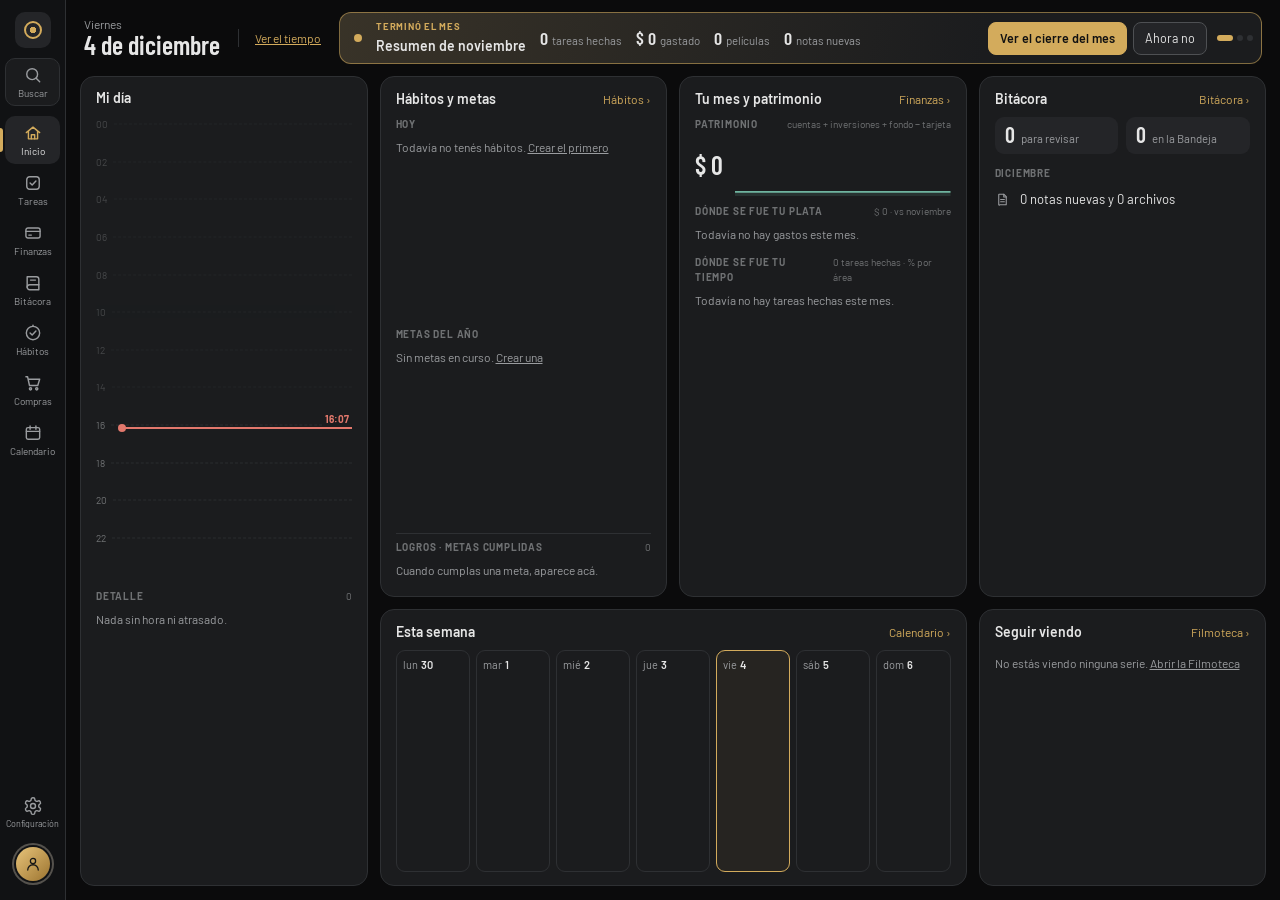
<file: index.html>
<!doctype html>
<html lang="es-AR">
<head>
  <meta charset="utf-8">
  <meta name="viewport" content="width=device-width, initial-scale=1, viewport-fit=cover">
  <title>Segundo Cerebro</title>
  <meta name="description" content="Panel personal: tareas, notas y todo lo demás, guardado en tu Google Drive.">
  <meta name="theme-color" content="#0B0B0C">
  <link rel="manifest" href="./manifest.webmanifest">
  <link rel="icon" href="./icons/icono.svg" type="image/svg+xml">
  <link rel="apple-touch-icon" href="./icons/icono-192.png">
  <link rel="preconnect" href="https://fonts.googleapis.com">
  <link rel="preconnect" href="https://fonts.gstatic.com" crossorigin>
  <link rel="stylesheet" href="https://fonts.googleapis.com/css2?family=Barlow:wght@400;500;600&family=Barlow+Condensed:wght@600&display=swap">
  <link rel="stylesheet" href="./css/app.css">
</head>
<body>
  <div id="app"></div>
  <div id="avisos" aria-live="polite"></div>
  <noscript>Esta app necesita JavaScript activado.</noscript>
  <script type="module" src="./js/app.js"></script>
</body>
</html>
</file>
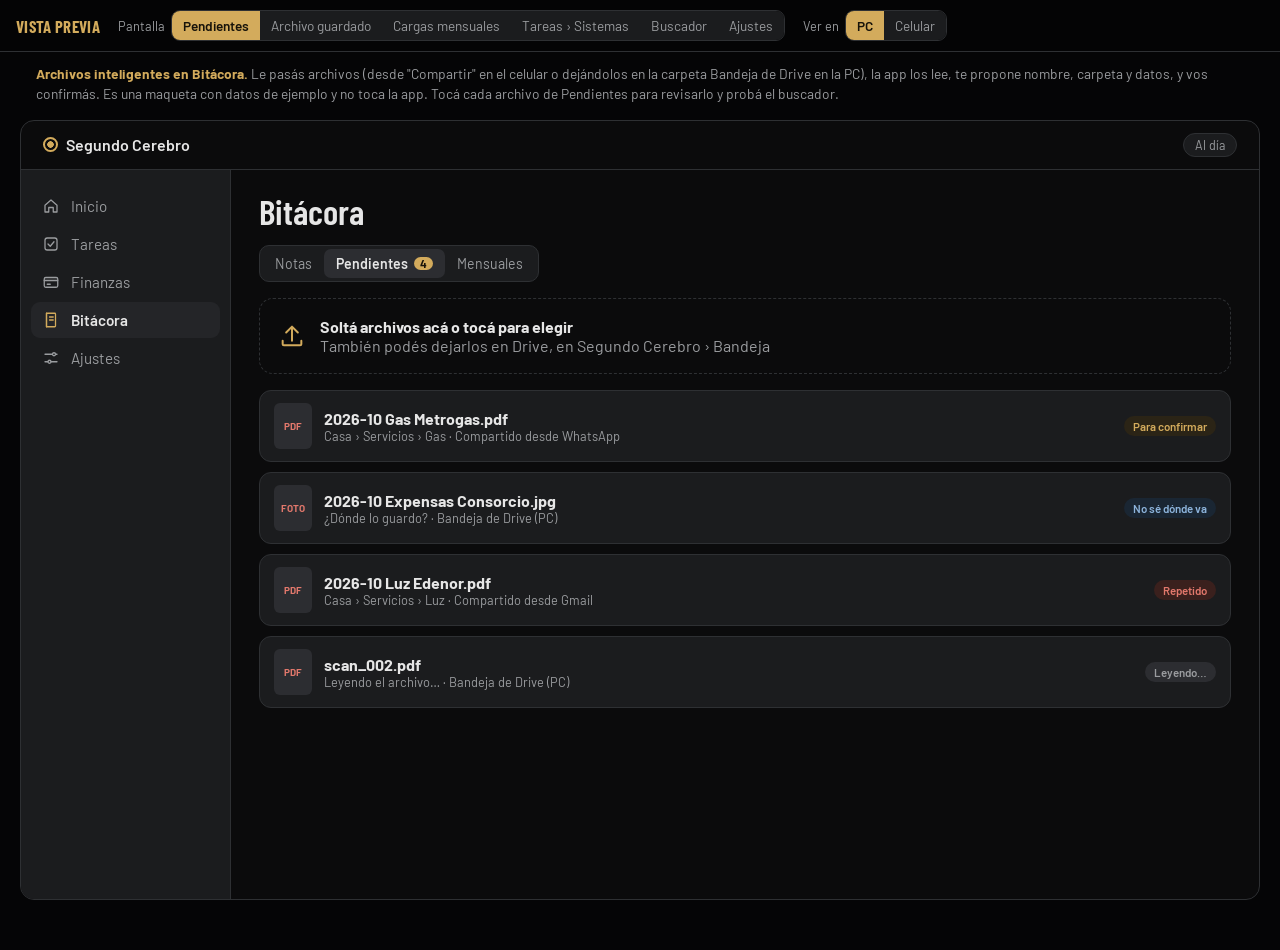
<file: docs/vistas-previas/archivos.html>
<!doctype html>
<html lang="es"><head><meta charset="utf-8"><meta name="viewport" content="width=device-width, initial-scale=1">
<title>Vista previa: Archivos inteligentes (Bitácora)</title>
<link href="https://fonts.googleapis.com/css2?family=Barlow:wght@400;500;600;700&family=Barlow+Condensed:wght@500;600;700&display=swap" rel="stylesheet">
<style>
:root{--papel:#0B0B0C;--superficie:#1B1C1E;--superficie-2:#242528;--superficie-3:#2c2d31;--tinta:#E6E6E6;--tinta-2:#9A9C9F;--tinta-3:#6B6E72;--linea:#2E3033;--laton:#D3AB5C;--laton-f:#2B2416;--verde:#6FB4A0;--verde-f:#17302A;--rojo:#E2786C;--rojo-f:#3A201D;--azul:#8DB4DC;--azul-f:#1A2633;--titulo:'Barlow Condensed','Barlow',sans-serif;color-scheme:dark}
*{box-sizing:border-box}body{margin:0;background:#050506;color:var(--tinta);font-family:'Barlow',system-ui,sans-serif}
button,input,select{font:inherit;color:inherit}
.ic{width:18px;height:18px;flex:none}
.control{position:sticky;top:0;z-index:20;background:#050506ee;backdrop-filter:blur(8px);border-bottom:1px solid var(--linea);padding:10px 16px;display:flex;flex-wrap:wrap;gap:10px 18px;align-items:center}
.control b{font-family:var(--titulo);font-size:1.05rem;letter-spacing:.02em;color:var(--laton)}
.g{display:flex;align-items:center;gap:6px;flex-wrap:wrap}.g>span{font-size:.8rem;color:var(--tinta-2)}
.seg{display:inline-flex;flex-wrap:wrap;border:1px solid var(--linea);border-radius:9px;overflow:hidden}
.seg button{border:0;background:var(--superficie);padding:6px 11px;font-size:.85rem;cursor:pointer;color:var(--tinta-2)}
.seg button.sel{background:var(--laton);color:#17130a;font-weight:600}
.nota-prev{max-width:1240px;margin:12px auto 0;padding:0 16px;color:var(--tinta-2);font-size:.86rem;line-height:1.45}
.escena{padding:16px 16px 50px;display:flex;justify-content:center}
.app{width:1240px;max-width:100%;background:var(--papel);border:1px solid var(--linea);border-radius:14px;overflow:hidden;display:grid;grid-template-columns:210px 1fr;grid-template-rows:auto 1fr;min-height:780px;position:relative}
.app.cel{width:390px;grid-template-columns:1fr;border-radius:28px}
.barra{grid-column:1/-1;display:flex;justify-content:space-between;align-items:center;padding:12px 22px;border-bottom:1px solid var(--linea)}
.marca{display:flex;align-items:center;gap:8px;font-weight:600}.marca i{width:15px;height:15px;border-radius:50%;border:2px solid var(--laton);background:radial-gradient(circle,var(--laton) 0 3px,transparent 3.5px)}
.chip{border:1px solid var(--linea);background:var(--superficie);border-radius:999px;padding:4px 11px;font-size:.78rem;color:var(--tinta-2)}
.menu{background:var(--superficie);border-right:1px solid var(--linea);padding:18px 10px;display:flex;flex-direction:column;gap:2px}
.menu a{display:flex;gap:11px;align-items:center;padding:9px 11px;border-radius:9px;color:var(--tinta-2);font-size:.95rem}
.menu a.sel{background:var(--superficie-2);color:var(--tinta);font-weight:600}.menu a.sel svg{color:var(--laton)}
.app.cel .menu{position:absolute;bottom:0;left:0;right:0;flex-direction:row;justify-content:space-around;padding:8px 4px 14px;border-right:0;border-top:1px solid var(--linea);z-index:3}
.app.cel .menu a{flex-direction:column;gap:3px;font-size:.68rem;padding:4px;background:none}
.contenido{padding:24px 28px 40px;min-width:0}
.app.cel .contenido{padding:16px 14px 100px}
.cab{display:flex;align-items:flex-start;gap:12px;flex-wrap:wrap;margin-bottom:16px}
.cab h1{font-family:var(--titulo);font-weight:600;font-size:2.2rem;margin:0;line-height:1}
.cab p{margin:4px 0 0;color:var(--tinta-2);font-size:.92rem}
.app.cel .cab h1{font-size:1.8rem}
.pest{display:inline-flex;background:var(--superficie);border:1px solid var(--linea);border-radius:10px;padding:3px;margin-bottom:16px}
.pest button{border:0;background:none;padding:6px 12px;border-radius:7px;font-size:.88rem;color:var(--tinta-2);cursor:pointer;display:flex;gap:6px;align-items:center}
.pest button.sel{background:var(--superficie-3);color:var(--tinta);font-weight:600}
.num{background:var(--laton);color:#17130a;border-radius:999px;font-size:.7rem;font-weight:700;padding:0 6px;min-width:18px;text-align:center}
.caja{background:var(--superficie);border:1px solid var(--linea);border-radius:14px;padding:14px 16px}
.subir{border:1.5px dashed var(--linea);border-radius:14px;padding:18px;display:flex;gap:14px;align-items:center;color:var(--tinta-2);margin-bottom:16px;cursor:pointer}
.subir:hover{border-color:var(--laton);color:var(--tinta)}
.subir .ic{width:28px;height:28px;color:var(--laton)}.subir b{color:var(--tinta);display:block}
.lista{display:grid;gap:10px}
.arch{display:flex;gap:12px;align-items:center;background:var(--superficie);border:1px solid var(--linea);border-radius:12px;padding:12px 14px;cursor:pointer}
.arch:hover{border-color:#44474b}
.pdf{width:38px;height:46px;border-radius:6px;background:var(--superficie-3);display:grid;place-items:center;font-size:.62rem;font-weight:700;color:var(--rojo);flex:none}
.arch .t{flex:1;min-width:0}.arch .t b{display:block;white-space:nowrap;overflow:hidden;text-overflow:ellipsis}
.arch .t small{color:var(--tinta-2);font-size:.8rem;display:block}
.est{font-size:.72rem;font-weight:600;border-radius:999px;padding:3px 9px;white-space:nowrap}
.est.confirmar{background:var(--laton-f);color:var(--laton)}.est.duda{background:var(--azul-f);color:var(--azul)}
.est.repetido{background:var(--rojo-f);color:var(--rojo)}.est.leyendo{background:var(--superficie-3);color:var(--tinta-2)}
.vacio{color:var(--tinta-3);text-align:center;padding:30px}
.volver{display:inline-flex;gap:6px;align-items:center;color:var(--tinta-2);cursor:pointer;margin-bottom:12px;font-size:.9rem}
.rev{display:grid;grid-template-columns:1fr 1fr;gap:14px}.app.cel .rev{grid-template-columns:1fr}
.rev h3{margin:0 0 10px;font-size:.78rem;text-transform:uppercase;letter-spacing:.06em;color:var(--tinta-2)}
.campo{display:grid;grid-template-columns:110px 1fr;gap:8px;align-items:center;margin-bottom:8px;font-size:.92rem}
.campo span{color:var(--tinta-2)}
.campo input,select{background:var(--superficie-2);border:1px solid var(--linea);border-radius:8px;padding:7px 9px;width:100%;min-width:0}
.ubic{display:flex;gap:10px;align-items:center;background:var(--superficie-2);border-radius:10px;padding:10px 12px}
.ubic b{flex:1}.ubic .ic{color:var(--laton)}
.link{color:var(--laton);cursor:pointer;font-size:.88rem;border:0;background:none;padding:0}
.opc{display:grid;gap:6px;margin-top:8px}
.opc button{text-align:left;border:1px solid var(--linea);background:var(--superficie-2);border-radius:9px;padding:8px 11px;cursor:pointer}
.opc button.sel{border-color:var(--laton);background:var(--laton-f)}
.aviso{border-radius:10px;padding:11px 13px;font-size:.9rem;line-height:1.4}
.aviso.duda{background:var(--azul-f);color:var(--azul)}.aviso.rep{background:var(--rojo-f);color:var(--rojo)}
.sug{border:1px solid var(--linea);border-radius:12px;padding:12px;display:grid;gap:8px}
.sug .fila{display:flex;gap:10px;align-items:flex-start}
.sug .fila p{margin:0;flex:1;font-size:.92rem}.sug .fila p small{display:block;color:var(--tinta-2)}
.tog{width:38px;height:22px;border-radius:999px;background:var(--superficie-3);position:relative;cursor:pointer;flex:none;border:0}
.tog::after{content:'';position:absolute;top:3px;left:3px;width:16px;height:16px;border-radius:50%;background:var(--tinta-2);transition:.15s}
.tog.on{background:var(--laton)}.tog.on::after{left:19px;background:#17130a}
.botones{display:flex;gap:10px;justify-content:flex-end;margin-top:14px;grid-column:1/-1}
.btn{border:1px solid var(--linea);background:var(--superficie-2);border-radius:10px;padding:9px 16px;cursor:pointer}
.btn.si{background:var(--laton);border-color:var(--laton);color:#17130a;font-weight:600}
.btn.peligro{color:var(--rojo)}
.carpetas{display:grid;grid-template-columns:240px 1fr;gap:14px}.app.cel .carpetas{grid-template-columns:1fr}
.arbol div{padding:6px 8px;border-radius:7px;color:var(--tinta-2);font-size:.92rem;display:flex;gap:7px;align-items:center}
.arbol div.sel{background:var(--superficie-2);color:var(--tinta);font-weight:600}
.ficha{display:grid;grid-template-columns:repeat(4,1fr);gap:10px;margin:12px 0}.app.cel .ficha{grid-template-columns:1fr 1fr}
.ficha div{background:var(--superficie-2);border-radius:9px;padding:8px 10px}.ficha small{display:block;color:var(--tinta-2);font-size:.72rem}
.verpdf{display:flex;gap:12px;align-items:center;border:1px solid var(--linea);border-radius:10px;padding:10px}
.adentro{color:var(--tinta-2);font-size:.88rem;line-height:1.5;margin-top:10px}
.mes{display:flex;align-items:center;gap:10px;margin-bottom:12px}.mes b{font-size:1.1rem}
.carga{display:flex;gap:12px;align-items:center;padding:10px 4px;border-bottom:1px solid var(--linea)}
.carga:last-child{border:0}.carga .t{flex:1}.carga .t small{display:block;color:var(--tinta-2);font-size:.8rem}
.ok{color:var(--verde);font-weight:600;font-size:.85rem}.falta{color:var(--rojo);font-weight:600;font-size:.85rem}
.area h2{font-family:var(--titulo);font-size:1.3rem;margin:18px 0 8px;display:flex;gap:8px;align-items:center}
.area h2 .nuevo{font-size:.6rem;font-weight:700;color:#17130a;background:var(--laton);border-radius:5px;padding:1px 5px;font-family:'Barlow'}
.area h2.cerr{color:var(--tinta-3)}
.tar{display:flex;gap:10px;align-items:flex-start;padding:8px 4px;font-size:.92rem}
.tar .c{width:17px;height:17px;border-radius:5px;border:1.6px solid var(--tinta-2);flex:none;margin-top:2px}
.tar .tt{flex:1}.tar .tt small{display:block;color:var(--tinta-3);font-size:.78rem}
.busca{display:flex;gap:10px;align-items:center;background:var(--superficie);border:1px solid var(--laton);border-radius:12px;padding:10px 14px;margin-bottom:14px}
.busca input{flex:1;background:none;border:0;outline:0;font-size:1rem}
.grupo{font-size:.75rem;text-transform:uppercase;letter-spacing:.06em;color:var(--tinta-2);margin:12px 0 6px}
.res{display:flex;gap:12px;padding:10px;border-radius:10px;background:var(--superficie);margin-bottom:8px}
.res .t small{display:block;color:var(--tinta-2);font-size:.8rem}.res .t p{margin:4px 0 0;font-size:.85rem;color:var(--tinta-2)}
mark{background:var(--laton-f);color:var(--laton);border-radius:3px;padding:0 2px}
.toast{position:absolute;left:50%;bottom:24px;transform:translateX(-50%);background:var(--superficie-3);border:1px solid var(--linea);border-radius:10px;padding:10px 16px;font-size:.9rem;z-index:30;display:none;white-space:nowrap}
.app.cel .toast{bottom:90px;white-space:normal;width:86%}
.toast.ver{display:block}
</style></head><body>
<div class="control">
  <b>VISTA PREVIA</b>
  <div class="g"><span>Pantalla</span><div class="seg" id="pant">
    <button class="sel" data-v="pend">Pendientes</button><button data-v="nota">Archivo guardado</button><button data-v="mens">Cargas mensuales</button><button data-v="sis">Tareas › Sistemas</button><button data-v="busq">Buscador</button><button data-v="aj">Ajustes</button></div></div>
  <div class="g"><span>Ver en</span><div class="seg" id="disp"><button class="sel" data-v="pc">PC</button><button data-v="cel">Celular</button></div></div>
</div>
<p class="nota-prev"><b style="color:var(--laton)">Archivos inteligentes en Bitácora.</b> Le pasás archivos (desde "Compartir" en el celular o dejándolos en la carpeta Bandeja de Drive en la PC), la app los lee, te propone nombre, carpeta y datos, y vos confirmás. Es una maqueta con datos de ejemplo y no toca la app. Tocá cada archivo de Pendientes para revisarlo y probá el buscador.</p>
<div class="escena"><div class="app" id="app">
  <div class="barra"><div class="marca"><i></i>Segundo Cerebro</div><span class="chip">Al día</span></div>
  <nav class="menu" id="menu"></nav>
  <main class="contenido" id="cont"></main>
  <div class="toast" id="toast"></div>
</div></div>
<script>
const S=(t,c='ic')=>`<svg class="${c}" viewBox="0 0 24 24" fill="none" stroke="currentColor" stroke-width="1.7" stroke-linecap="round" stroke-linejoin="round">${t}</svg>`;
const I={home:'<path d="M4 11 12 4l8 7v9h-5v-6H9v6H4Z"/>',tareas:'<rect x="4" y="4" width="16" height="16" rx="3"/><path d="m8 12 3 3 5-6"/>',fin:'<rect x="3" y="6" width="18" height="13" rx="2"/><path d="M3 10h18M7 15h4"/>',bit:'<path d="M6 3h11a1 1 0 0 1 1 1v16a1 1 0 0 1-1 1H6Z"/><path d="M6 3v18M10 8h5M10 12h5"/>',aj:'<path d="M4 7h10M18 7h2M4 17h4M12 17h8"/><circle cx="16" cy="7" r="2"/><circle cx="10" cy="17" r="2"/>',izq:'<path d="m15 6-6 6 6 6"/>',der:'<path d="m9 6 6 6-6 6"/>',carp:'<path d="M3 7a2 2 0 0 1 2-2h4l2 2h8a2 2 0 0 1 2 2v8a2 2 0 0 1-2 2H5a2 2 0 0 1-2-2Z"/>',subir:'<path d="M12 16V4M7 9l5-5 5 5"/><path d="M4 16v3a1 1 0 0 0 1 1h14a1 1 0 0 0 1-1v-3"/>',lupa:'<circle cx="11" cy="11" r="7"/><path d="m20 20-4-4"/>'};
let pant='pend',cel=false,sel=null,eleg=null;
// Archivos que esperan revisión (datos de ejemplo).
let PEND=[
 {id:1,est:'confirmar',orig:'factura_0458812.pdf',nuevo:'2026-10 Gas Metrogas.pdf',carp:'Casa › Servicios › Gas',de:'Metrogas',fecha:'05/10/2026',monto:'$ 18.430',vence:'27/10/2026',que:'Factura de gas, período septiembre',via:'Compartido desde WhatsApp',mensual:'Gas'},
 {id:2,est:'duda',orig:'IMG_20261018_1932.jpg',nuevo:'2026-10 Expensas Consorcio.jpg',carp:null,opc:['Casa › Expensas','Casa › Alquiler'],de:'Administración Pérez',fecha:'18/10/2026',monto:'$ 95.000',vence:'10/11/2026',que:'Liquidación de expensas de octubre',via:'Bandeja de Drive (PC)'},
 {id:3,est:'repetido',orig:'luz_octubre.pdf',nuevo:'2026-10 Luz Edenor.pdf',carp:'Casa › Servicios › Luz',de:'Edenor',fecha:'08/10/2026',monto:'$ 22.910',vence:'24/10/2026',que:'Factura de luz',via:'Compartido desde Gmail',igual:'2026-10 Luz Edenor.pdf, guardado el 12/10'},
 {id:4,est:'leyendo',orig:'scan_002.pdf',via:'Bandeja de Drive (PC)'}];
const EST={confirmar:'Para confirmar',duda:'No sé dónde va',repetido:'Repetido',leyendo:'Leyendo…'};
// Archivos ya guardados, con lo que "dice adentro" para el buscador.
const GUARD=[
 {n:'2026-10 Gas Metrogas.pdf',c:'Casa › Servicios › Gas',t:'Metrogas S.A. Período 09/2026. Total a pagar $ 18.430. Vencimiento 27/10/2026. Cliente Matías Gómez.'},
 {n:'2026-09 Gas Metrogas.pdf',c:'Casa › Servicios › Gas',t:'Metrogas S.A. Período 08/2026. Total a pagar $ 16.920. Vencimiento 26/09/2026.'},
 {n:'2026-10 Luz Edenor.pdf',c:'Casa › Servicios › Luz',t:'Edenor. Consumo 312 kWh. Total $ 22.910. Vence 24/10/2026.'},
 {n:'2026-09 Recibo de sueldo.pdf',c:'Trabajo › Recibos',t:'Recibo de haberes septiembre 2026. Neto a cobrar. Muchtek S.A.'},
 {n:'2026-03 Póliza auto.pdf',c:'Auto › Seguro',t:'Póliza de seguro automotor. Vigencia hasta 03/2027. La Caja Seguros.'}];
let MENS=[{n:'Gas',c:'Casa › Servicios › Gas',d:10,ok:'19/10'},{n:'Luz',c:'Casa › Servicios › Luz',d:15,ok:'12/10'},{n:'Agua',c:'Casa › Servicios › Agua',d:15,ok:null},{n:'Recibo de sueldo',c:'Trabajo › Recibos',d:5,ok:'03/10'},{n:'Internet',c:'Casa › Servicios › Internet',d:20,ok:null}];
let sugMens=true;
const tg=(on,k)=>`<button class="tog${on?' on':''}" data-tog="${k}"></button>`;
const tit=(h,p)=>`<div class="cab"><div><h1>${h}</h1>${p?`<p>${p}</p>`:''}</div></div>`;
const pestB=a=>`<div class="pest">${[['notas','Notas'],['pend','Pendientes',PEND.length],['mens','Mensuales']].map(([k,n,c])=>`<button data-ir="${k==='notas'?'nota':k}" class="${a===k?'sel':''}">${n}${c?`<span class="num">${c}</span>`:''}</button>`).join('')}</div>`;
function menu(){const ac={pend:'bit',nota:'bit',mens:'bit',sis:'tareas',busq:'home',aj:'aj'}[pant];
 document.getElementById('menu').innerHTML=[['home','Inicio'],['tareas','Tareas'],['fin','Finanzas'],['bit','Bitácora'],['aj','Ajustes']].map(([i,n])=>`<a class="${i===ac?'sel':''}">${S(I[i])}<span>${n}</span></a>`).join('');}
function vPend(){return tit('Bitácora')+pestB('pend')+`<div class="subir">${S(I.subir)}<span><b>${cel?'Subir archivos':'Soltá archivos acá o tocá para elegir'}</b>${cel?'O compartilos desde cualquier app con "Compartir › Segundo Cerebro"':'También podés dejarlos en Drive, en Segundo Cerebro › Bandeja'}</span></div>
 <div class="lista">${PEND.length?PEND.map(a=>`<div class="arch" data-rev="${a.id}"><span class="pdf">${a.orig.endsWith('.jpg')?'FOTO':'PDF'}</span><span class="t"><b>${a.nuevo||a.orig}</b><small>${a.est==='leyendo'?'Leyendo el archivo…':(a.carp||'¿Dónde lo guardo?')} · ${a.via}</small></span><span class="est ${a.est}">${EST[a.est]}</span></div>`).join(''):'<div class="vacio">No hay nada pendiente. Todo ordenado.</div>'}</div>`;}
function vRev(){const a=PEND.find(x=>x.id===sel);if(!a)return vPend();
 if(a.est==='leyendo')return `<span class="volver" data-ir="pend">${S(I.izq)} Pendientes</span><div class="caja">Todavía estoy leyendo <b>${a.orig}</b>. Cuando termine aparece para que lo confirmes.</div>`;
 const ub=a.est==='duda'
  ?`<div class="aviso duda">No estoy seguro de dónde va. ¿Es alguna de estas?</div><div class="opc">${a.opc.map(o=>`<button data-el="${o}" class="${eleg===o?'sel':''}">${S(I.carp)} ${o}</button>`).join('')}<button data-el="otra">+ Otra carpeta o una nueva…</button></div>`
  :`<div class="ubic">${S(I.carp)}<b>${a.carp}</b><button class="link">Cambiar</button></div>`;
 return `<span class="volver" data-ir="pend">${S(I.izq)} Pendientes</span>
 <div class="cab"><div><h1 style="font-size:1.6rem">Revisar archivo</h1><p>${a.orig} · ${a.via}</p></div></div>
 ${a.est==='repetido'?`<div class="aviso rep" style="margin-bottom:14px">Parece que ya lo tenés: <b>${a.igual}</b>. ¿Lo guardo igual?</div>`:''}
 <div class="rev">
  <div class="caja"><h3>Nombre y lugar</h3><div class="campo"><span>Nombre</span><input value="${a.nuevo}"></div>${ub}</div>
  <div class="caja"><h3>Lo que leí</h3>
   <div class="campo"><span>Qué es</span><input value="${a.que}"></div><div class="campo"><span>De</span><input value="${a.de}"></div>
   <div class="campo"><span>Fecha</span><input value="${a.fecha}"></div><div class="campo"><span>Monto</span><input value="${a.monto}"></div><div class="campo"><span>Vence</span><input value="${a.vence}"></div></div>
  <div class="sug" style="grid-column:1/-1"><h3 style="margin:0">Sugerencias</h3>
   <div class="fila">${tg(true,'t')}<p>Crear tarea para pagarlo antes del ${a.vence.slice(0,5)}<small>Va a Tareas › Sistemas › Bitácora.</small></p><select style="width:auto"><option>El mismo día</option><option>1 día antes</option><option selected>3 días antes</option><option>1 semana antes</option></select></div>
   <div class="fila">${tg(true,'f')}<p>Cargar el gasto de ${a.monto} en Finanzas<small>Como gasto pendiente, categoría Servicios.</small></p></div>
   ${a.mensual?`<div class="fila">${tg(false,'m')}<p>Ya es una carga mensual (${a.mensual})<small>Se marca octubre como subido.</small></p></div>`:`<div class="fila">${tg(false,'m')}<p>¿Llega todos los meses? Agregarlo a Cargas mensuales</p></div>`}
  </div>
  <div class="botones">${a.est==='repetido'?`<button class="btn" data-desc="${a.id}">No guardar</button><button class="btn si" data-ok="${a.id}">Guardar igual</button>`:`<button class="btn peligro" data-desc="${a.id}">Descartar</button><button class="btn si" data-ok="${a.id}">Confirmar</button>`}</div>
 </div>`;}
function vNota(){const arb=['Casa','  Servicios','    Gas','    Luz','    Agua','  Expensas','Auto','Trabajo'];
 return tit('Bitácora')+pestB('notas')+`<div class="carpetas"><div class="caja arbol">${arb.map(x=>`<div class="${x.trim()==='Gas'?'sel':''}" style="padding-left:${8+(x.length-x.trimStart().length)*6}px">${S(I.carp)} ${x.trim()}</div>`).join('')}</div>
 <div class="caja"><small style="color:var(--tinta-2)">Casa › Servicios › Gas</small><h2 style="font-family:var(--titulo);margin:4px 0 0;font-size:1.6rem">2026-10 Gas Metrogas</h2>
 <div class="ficha"><div><small>De</small>Metrogas</div><div><small>Fecha</small>05/10/2026</div><div><small>Monto</small>$ 18.430</div><div><small>Vence</small>27/10/2026</div></div>
 <div class="verpdf"><span class="pdf">PDF</span><span style="flex:1"><b>2026-10 Gas Metrogas.pdf</b><small style="display:block;color:var(--tinta-2)">En tu Drive: Segundo Cerebro › Casa › Servicios › Gas</small></span><button class="btn">Abrir</button></div>
 <div class="adentro"><b style="color:var(--tinta)">Qué dice adentro:</b> Metrogas S.A. Período 09/2026. Total a pagar $ 18.430. Vencimiento 27/10/2026. Cliente Matías Gómez.</div>
 <p class="adentro">Tarea creada: "Pagar gas Metrogas", aviso el 24/10. Gasto cargado en Finanzas.</p></div></div>`;}
function vMens(){return tit('Bitácora')+pestB('mens')+`<div class="mes"><button class="btn" style="padding:5px 8px">${S(I.izq)}</button><b>Octubre 2026</b><button class="btn" style="padding:5px 8px">${S(I.der)}</button><span style="margin-left:auto;color:var(--tinta-2);font-size:.88rem">${MENS.filter(m=>m.ok).length} de ${MENS.length} subidos</span></div>
 ${sugMens?`<div class="sug" style="margin-bottom:14px"><div class="fila"><p>Subiste <b>Seguro del auto</b> en agosto y septiembre. ¿Lo agrego a las cargas mensuales?<small>Carpeta Auto › Seguro, avisar si falta el día 15.</small></p></div><div style="display:flex;gap:8px;justify-content:flex-end"><button class="btn" data-sug="no">No</button><button class="btn si" data-sug="si">Sí, agregar</button></div></div>`:''}
 <div class="caja">${MENS.map(m=>`<div class="carga"><span class="t">${m.n}<small>${m.c} · si falta, aviso el día ${m.d}</small></span>${m.ok?`<span class="ok">Subido ${m.ok}</span>`:`<span class="falta">Falta</span>`}</div>`).join('')}
 <div style="padding-top:10px"><button class="link">+ Agregar a mano</button></div></div>`;}
function vSis(){return tit('Tareas','Área Sistemas: las tareas que la app crea sola.')+`<div class="area">
 <h2 class="cerr">${S(I.der)} Finanzas</h2><h2 class="cerr">${S(I.der)} Feriados</h2>
 <h2>Bitácora <span class="nuevo">NUEVO</span></h2>
 <div class="caja">
  <div class="tar"><span class="c"></span><span class="tt">Pagar gas Metrogas ($ 18.430)<small>Vence 27/10 · aviso 24/10 · tocá para abrir el archivo</small></span></div>
  <div class="tar"><span class="c"></span><span class="tt">Falta subir: Agua de octubre<small>Cargas mensuales · se tilda sola cuando lo subas</small></span></div>
  <div class="tar"><span class="c"></span><span class="tt">Falta subir: Internet de octubre<small>Cargas mensuales · aviso el 20/10</small></span></div>
  <div class="tar"><span class="c"></span><span class="tt">Revisar 3 archivos pendientes en Bitácora<small>Esperan tu confirmación</small></span></div>
 </div></div>`;}
const marcar=(t,q)=>q?t.replace(new RegExp(q.replace(/[.*+?^${}()|[\]\\]/g,'\\$&'),'gi'),m=>`<mark>${m}</mark>`):t;
function resultados(q){const s=q.trim().toLowerCase();if(!s)return '<div class="vacio">Escribí algo: "metrogas", "sueldo", "póliza"…</div>';
 const r=GUARD.filter(g=>(g.n+' '+g.c+' '+g.t).toLowerCase().includes(s));
 return r.length?`<div class="grupo">Bitácora · Archivos (${r.length})</div>`+r.map(g=>`<div class="res"><span class="pdf">PDF</span><span class="t"><b>${marcar(g.n,s)}</b><small>${marcar(g.c,s)}</small><p>${marcar(g.t,s)}</p></span></div>`).join(''):'<div class="vacio">Nada con eso.</div>';}
function vBusq(){return tit('Inicio')+`<div class="busca">${S(I.lupa)}<input id="q" value="metrogas" placeholder="Buscar en todo…"></div><div id="res">${resultados('metrogas')}</div>`;}
function vAj(){return tit('Ajustes')+`<div class="caja" style="display:grid;gap:12px;max-width:620px"><h3 style="margin:0;font-size:.78rem;text-transform:uppercase;letter-spacing:.06em;color:var(--tinta-2)">Archivos inteligentes</h3>
 <div class="campo"><span>Clave de Gemini</span><input value="••••••••••••••••••••"></div>
 <p class="adentro" style="margin:0">La sacás gratis en Google AI Studio. Se guarda en tu cuenta. <button class="link">Probar clave</button></p>
 <div class="campo"><span>Carpeta de la PC</span><input value="Drive › Segundo Cerebro › Bandeja" readonly></div>
 <p class="adentro" style="margin:0">La app la revisa cada vez que la abrís y pasa lo que encuentre a Pendientes.</p>
 <p class="adentro" style="margin:0">En el celular, "Segundo Cerebro" aparece en el menú Compartir de cualquier app.</p></div>`;}
function pintar(){document.getElementById('app').classList.toggle('cel',cel);menu();
 const v={pend:sel?vRev:vPend,nota:vNota,mens:vMens,sis:vSis,busq:vBusq,aj:vAj}[pant];document.getElementById('cont').innerHTML=v();
 document.querySelectorAll('#pant button').forEach(b=>b.classList.toggle('sel',b.dataset.v===pant));
 const q=document.getElementById('q');if(q)q.oninput=()=>document.getElementById('res').innerHTML=resultados(q.value);}
function toast(t){const e=document.getElementById('toast');e.textContent=t;e.classList.add('ver');clearTimeout(toast.h);toast.h=setTimeout(()=>e.classList.remove('ver'),2600);}
document.getElementById('pant').onclick=e=>{const b=e.target.closest('button');if(!b)return;pant=b.dataset.v;sel=null;pintar();};
document.getElementById('disp').onclick=e=>{const b=e.target.closest('button');if(!b)return;cel=b.dataset.v==='cel';document.querySelectorAll('#disp button').forEach(x=>x.classList.toggle('sel',x===b));pintar();};
document.getElementById('cont').addEventListener('click',e=>{const t=e.target.closest('[data-rev],[data-ir],[data-tog],[data-el],[data-ok],[data-desc],[data-sug]');if(!t)return;const d=t.dataset;
 if(d.rev){sel=+d.rev;eleg=null;}
 else if(d.ir){pant=d.ir;sel=null;}
 else if(d.tog){t.classList.toggle('on');return;}
 else if(d.el){eleg=d.el==='otra'?null:d.el;if(d.el==='otra'){toast('Acá elegís cualquier carpeta o creás una nueva.');return;}}
 else if(d.ok){const a=PEND.find(x=>x.id===+d.ok);if(a.est==='duda'&&!eleg){toast('Elegí primero dónde va.');return;}PEND=PEND.filter(x=>x!==a);sel=null;toast(`Guardado en ${a.carp||eleg}`);}
 else if(d.desc){PEND=PEND.filter(x=>x.id!==+d.desc);sel=null;toast('Descartado.');}
 else if(d.sug){if(d.sug==='si')MENS.push({n:'Seguro del auto',c:'Auto › Seguro',d:15,ok:null});sugMens=false;}
 pintar();});
pintar();
</script></body></html>
</file>
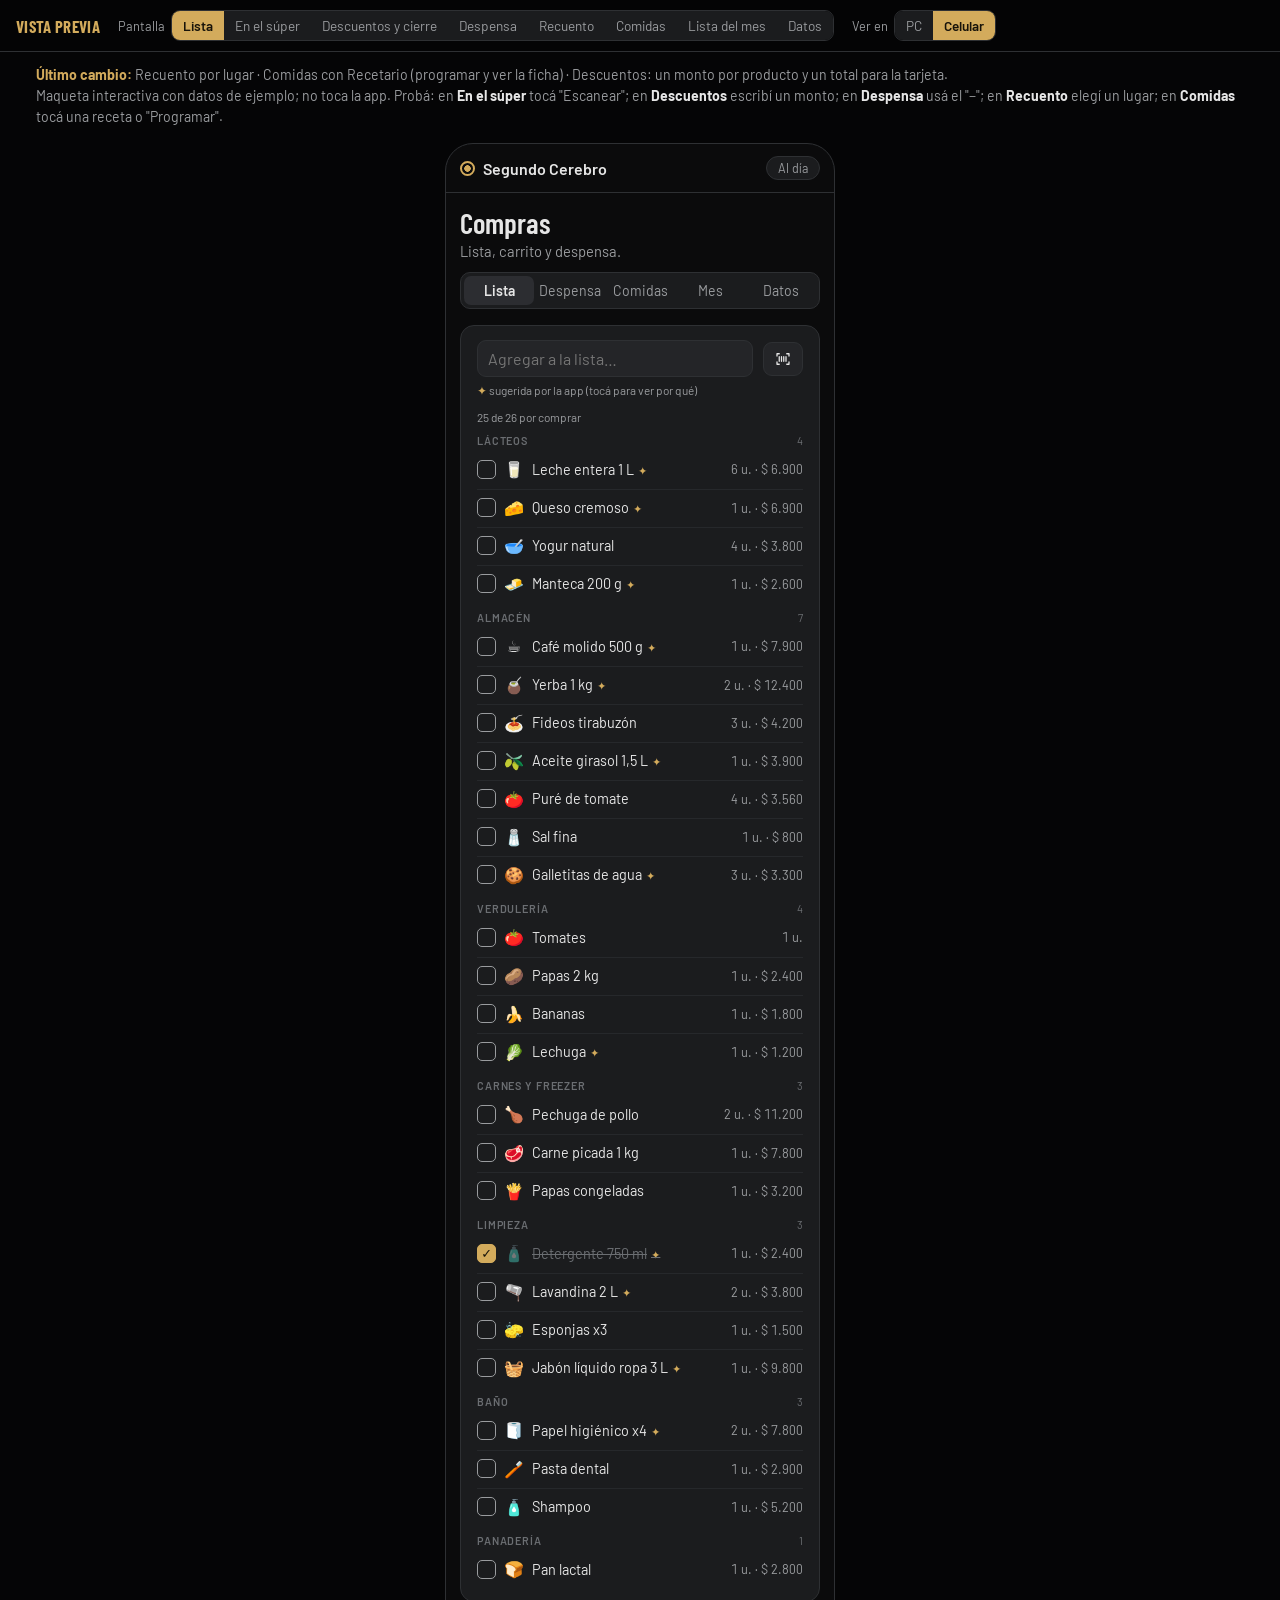
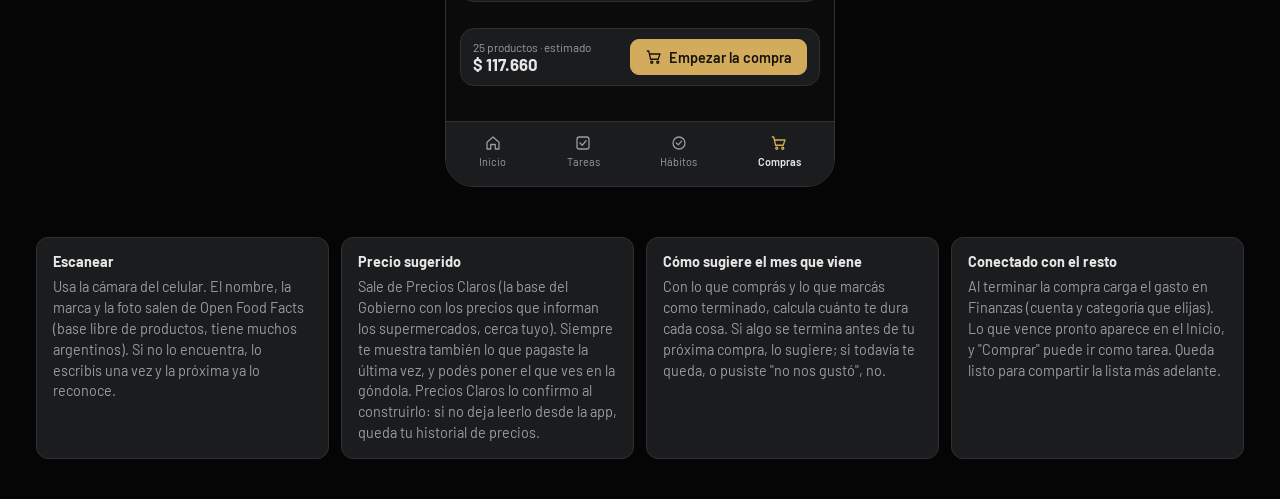
<file: docs/vistas-previas/compras.html>
<!doctype html>
<html lang="es"><head><meta charset="utf-8"><meta name="viewport" content="width=device-width,initial-scale=1">
<title>Vista previa · Compras</title>
<link rel="preconnect" href="https://fonts.googleapis.com"><link href="https://fonts.googleapis.com/css2?family=Barlow:wght@400;500;600;700&family=Barlow+Condensed:wght@500;600&display=swap" rel="stylesheet">
<style>
:root{--papel:#0B0B0C;--superficie:#1B1C1E;--superficie-2:#242528;--superficie-3:#2c2d31;--tinta:#E6E6E6;--tinta-2:#9A9C9F;--tinta-3:#6B6E72;--linea:#2E3033;--laton:#D3AB5C;--laton-f:#2B2416;--verde:#6FB4A0;--verde-f:#17302A;--rojo:#E2786C;--rojo-f:#3A201D;--azul:#8DB4DC;--violeta:#B9A2E0;--titulo:'Barlow Condensed','Barlow',sans-serif;color-scheme:dark}
*{box-sizing:border-box}body{margin:0;background:#050506;color:var(--tinta);font-family:'Barlow',system-ui,sans-serif}
button,input,textarea{font:inherit;color:inherit}
.ic{width:18px;height:18px;flex:none}
.control{position:sticky;top:0;z-index:30;background:#050506ee;backdrop-filter:blur(8px);border-bottom:1px solid var(--linea);padding:10px 16px;display:flex;flex-wrap:wrap;gap:10px 18px;align-items:center}
.control b{font-family:var(--titulo);font-size:1.05rem;letter-spacing:.02em;color:var(--laton)}
.g{display:flex;align-items:center;gap:6px;flex-wrap:wrap}.g>span{font-size:.8rem;color:var(--tinta-2)}
.seg{display:inline-flex;border:1px solid var(--linea);border-radius:9px;overflow:hidden;flex-wrap:wrap}
.seg button{border:0;background:var(--superficie);padding:6px 11px;font-size:.85rem;cursor:pointer;color:var(--tinta-2)}
.seg button.sel{background:var(--laton);color:#17130a;font-weight:600}
.nota-prev{max-width:1240px;margin:12px auto 0;padding:0 16px;color:var(--tinta-2);font-size:.88rem;line-height:1.5}
.escena{padding:16px 16px 50px;display:flex;justify-content:center}
.app{width:1240px;max-width:100%;background:var(--papel);border:1px solid var(--linea);border-radius:14px;overflow:hidden;display:grid;grid-template-columns:210px 1fr;grid-template-rows:auto 1fr;min-height:820px;position:relative}
.app.cel{width:390px;grid-template-columns:1fr;border-radius:28px}
.barra{grid-column:1/-1;display:flex;justify-content:space-between;align-items:center;gap:10px;padding:12px 22px;border-bottom:1px solid var(--linea)}
.app.cel .barra{padding:12px 14px}
.marca{display:flex;align-items:center;gap:8px;font-weight:600;white-space:nowrap}.marca i{width:15px;height:15px;border-radius:50%;border:2px solid var(--laton);background:radial-gradient(circle,var(--laton) 0 3px,transparent 3.5px)}
.barra-der{display:flex;align-items:center;gap:8px}
.chip{border:1px solid var(--linea);background:var(--superficie);border-radius:999px;padding:4px 11px;font-size:.78rem;color:var(--tinta-2)}
.buscar-b{display:flex;align-items:center;gap:8px;border:1px solid var(--linea);background:var(--superficie);border-radius:10px;padding:6px 10px;color:var(--tinta-2);font-size:.86rem;cursor:pointer;min-width:260px}
.buscar-b kbd{margin-left:auto;font-family:inherit;font-size:.7rem;border:1px solid var(--linea);border-radius:5px;padding:0 5px;color:var(--tinta-3)}
.app.cel .buscar-b{min-width:0;padding:7px;border-radius:50%}.app.cel .buscar-b span,.app.cel .buscar-b kbd{display:none}
.menu{background:var(--superficie);border-right:1px solid var(--linea);padding:18px 10px;display:flex;flex-direction:column;gap:2px}
.menu a{display:flex;gap:11px;align-items:center;padding:9px 11px;border-radius:9px;color:var(--tinta-2);font-size:.95rem;cursor:pointer}
.menu a.sel{background:var(--superficie-2);color:var(--tinta);font-weight:600}.menu a.sel svg{color:var(--laton)}
.menu a.nuevo::after{content:'NUEVO';font-size:.6rem;font-weight:700;color:#17130a;background:var(--laton);border-radius:5px;padding:1px 5px;margin-left:auto}
.app.cel .menu{position:absolute;bottom:0;left:0;right:0;flex-direction:row;justify-content:space-around;padding:8px 4px 14px;border-right:0;border-top:1px solid var(--linea);z-index:3}
.app.cel .menu a{flex-direction:column;gap:3px;font-size:.68rem;padding:4px;background:none}
.app.cel .menu a.nuevo::after,.app.cel .menu a.solo-pc{display:none}
.contenido{padding:24px 28px 40px;min-width:0}
.app.cel .contenido{padding:16px 14px 100px}
.cab{display:flex;align-items:flex-start;gap:12px;flex-wrap:wrap;margin-bottom:16px}
.cab h1{font-family:var(--titulo);font-weight:600;font-size:2.2rem;margin:0;line-height:1}
.cab p{margin:4px 0 0;color:var(--tinta-2);font-size:.92rem}
.cab .der{margin-left:auto;display:flex;gap:8px;align-items:center}
.app.cel .cab h1{font-size:1.8rem}.app.cel .cab .der{margin-left:0;width:100%}
.pest{display:inline-flex;background:var(--superficie);border:1px solid var(--linea);border-radius:10px;padding:3px}
.pest button{border:0;background:none;padding:6px 12px;border-radius:7px;font-size:.88rem;color:var(--tinta-2);cursor:pointer}
.pest button.sel{background:var(--superficie-3);color:var(--tinta);font-weight:600}
.app.cel .pest{width:100%}.app.cel .pest button{flex:1;padding:6px 2px}
.card{background:var(--superficie);border:1px solid var(--linea);border-radius:14px;padding:14px 16px;display:grid;gap:10px;min-width:0;align-content:start}
.card h3{margin:0;font-size:1rem;display:flex;align-items:center;gap:8px}.card h3 small{margin-left:auto;color:var(--tinta-2);font-weight:400;font-size:.78rem}
.sub{color:var(--tinta-2);font-size:.84rem;line-height:1.4}
.grid2{display:grid;grid-template-columns:repeat(2,minmax(0,1fr));gap:14px}
.grid3{display:grid;grid-template-columns:repeat(3,minmax(0,1fr));gap:14px}
.app.cel .grid2,.app.cel .grid3{grid-template-columns:1fr}
.flecha{width:30px;height:30px;border-radius:50%;border:1px solid var(--linea);background:var(--superficie-2);display:grid;place-items:center;cursor:pointer;color:var(--tinta-2)}
/* ── Compras ── */
.bt{border:1px solid var(--linea);background:var(--superficie-2);border-radius:9px;padding:8px 14px;cursor:pointer;font-size:.9rem;display:inline-flex;align-items:center;gap:6px;justify-content:center}
.bt.p{background:var(--laton);border-color:var(--laton);color:#17130a;font-weight:600}
.bt.ch{padding:4px 9px;font-size:.78rem;border-radius:7px}
.bt.grande{padding:14px;font-size:1.05rem;width:100%;border-radius:12px}
.cols{display:grid;grid-template-columns:minmax(0,1.25fr) minmax(0,1fr);gap:14px;align-items:start}
.app.cel .cols{grid-template-columns:1fr}
.col{display:grid;gap:14px;min-width:0}
.sub{color:var(--tinta-2);font-size:.84rem;line-height:1.4}
.et{font-size:.7rem;letter-spacing:.08em;text-transform:uppercase;color:var(--tinta-3);font-weight:600}
.et.lat{color:var(--laton)}
.it{display:flex;align-items:center;gap:10px;padding:9px 0;border-top:1px solid var(--linea);font-size:.92rem}
.it:first-of-type{border-top:0}
.it .tx{flex:1;min-width:0}.it .tx b{font-weight:500;display:block;white-space:nowrap;overflow:hidden;text-overflow:ellipsis}.it .tx small{display:block;color:var(--tinta-2);font-size:.76rem}
.it .der{text-align:right;font-size:.82rem;color:var(--tinta-2);white-space:nowrap}.it .der b{color:var(--tinta);display:block;font-size:.92rem}
.chk{width:22px;height:22px;border-radius:6px;border:1.6px solid var(--tinta-2);flex:none;display:grid;place-items:center;cursor:pointer}
.chk.on{background:var(--laton);border-color:var(--laton)}.chk.on::after{content:'✓';color:#17130a;font-size:.8rem;font-weight:700}
.it.tachado .tx b{text-decoration:line-through;color:var(--tinta-3)}
.foto{width:38px;height:38px;border-radius:9px;background:var(--superficie-2);display:grid;place-items:center;font-size:1.25rem;flex:none}
.tag{display:inline-flex;align-items:center;gap:3px;border:1px solid var(--linea);border-radius:999px;padding:1px 8px;font-size:.72rem;color:var(--tinta-2);white-space:nowrap}
.tag.rojo{border-color:#5a2f2a;color:var(--rojo);background:var(--rojo-f)}.tag.lat{border-color:#5a4a26;color:var(--laton);background:var(--laton-f)}.tag.verde{border-color:#2f5a4e;color:var(--verde);background:var(--verde-f)}.tag.azul{border-color:#2e4255;color:var(--azul)}
.razon{font-size:.74rem;color:var(--laton)}
.stp{display:inline-flex;align-items:center;border:1px solid var(--linea);border-radius:9px;overflow:hidden}
.stp button{border:0;background:var(--superficie-2);width:32px;height:32px;cursor:pointer;font-size:1rem}
.stp b{min-width:34px;text-align:center;font-variant-numeric:tabular-nums}
/* lista compacta */
.lc-grupo{display:flex;align-items:center;gap:8px;font-size:.68rem;letter-spacing:.08em;text-transform:uppercase;color:var(--tinta-3);font-weight:600;padding:8px 0 2px}
.lc-grupo span{margin-left:auto;letter-spacing:0;text-transform:none;font-weight:400}
.lc{display:flex;align-items:center;gap:8px;min-height:36px;min-width:0;padding:3px 0;border-top:1px solid #26282b;font-size:.9rem;cursor:pointer}
.lc-grupo + .lc{border-top:0}
.lc .chk{width:19px;height:19px;border-radius:5px}
.lc .em{font-size:1rem;width:20px;text-align:center;flex:none}
.lc .n{flex:1;min-width:0;white-space:nowrap;overflow:hidden;text-overflow:ellipsis}
.lc .n i{font-style:normal;color:var(--laton);font-size:.7rem;margin-left:4px}
.lc .q{font-size:.8rem;color:var(--tinta-2);white-space:nowrap;font-variant-numeric:tabular-nums}
.lc.on .n{text-decoration:line-through;color:var(--tinta-3)}.lc.on .em{opacity:.4}
.lc-razon{font-size:.74rem;color:var(--laton);padding:0 0 6px 55px;margin-top:-2px}
.barra-lista{position:sticky;bottom:0;display:flex;align-items:center;gap:10px;background:var(--superficie);border:1px solid var(--linea);border-radius:14px;padding:10px 12px;margin-top:12px;z-index:2}
.app.cel .barra-lista{bottom:64px}
.barra-lista small{display:block;color:var(--tinta-2);font-size:.74rem}.barra-lista b{font-size:1.05rem}
.barra-lista .bt{margin-left:auto}
.leyenda{display:flex;gap:12px;font-size:.74rem;color:var(--tinta-2);flex-wrap:wrap}
.app.cel .contenido{position:relative}
.app.cel .solo-pc-col{display:none}
.pest5{overflow-x:auto;max-width:100%;scrollbar-width:none}.pest5 button{white-space:nowrap}
.menos{width:34px;height:30px;border-radius:8px;border:1px solid var(--linea);background:var(--superficie-2);font-size:1.05rem;cursor:pointer;flex:none;display:grid;place-items:center}
.menos:active{background:var(--laton);color:#17130a}
.qd{min-width:44px;text-align:center;font-variant-numeric:tabular-nums;font-size:.86rem}.qd small{display:block;font-size:.66rem;color:var(--tinta-3)}
.lc .tagc{font-size:.66rem;padding:0 6px;border-radius:999px;white-space:nowrap}
.tagc.rojo{background:var(--rojo-f);color:var(--rojo)}.tagc.lat{background:var(--laton-f);color:var(--laton)}.tagc.gris{background:var(--superficie-2);color:var(--tinta-2)}
.alerta{display:flex;gap:10px;align-items:center;background:var(--laton-f);border:1px solid #4a3f24;border-radius:12px;padding:10px 12px;font-size:.86rem;margin-bottom:12px}
.alerta b{color:var(--laton)}.alerta .bt{margin-left:auto}
.rc{display:flex;align-items:center;gap:8px;min-height:40px;border-top:1px solid #26282b;font-size:.9rem;min-width:0}
.rc .n{flex:1;min-width:0;white-space:nowrap;overflow:hidden;text-overflow:ellipsis}
.rc .sis{font-size:.74rem;color:var(--tinta-3);width:40px;text-align:right;flex:none}
.igual{width:30px;height:28px;border-radius:8px;border:1px solid #2f5a4e;background:var(--verde-f);color:var(--verde);cursor:pointer;flex:none;display:grid;place-items:center}
.stp.chico button{width:26px;height:28px}.stp.chico b{min-width:30px;font-size:.86rem}
.rc .dif{width:30px;flex:none;text-align:right;font-weight:600;font-size:.84rem}.dif.mas{color:var(--verde)}.dif.menos2{color:var(--rojo)}
.rc.ok .n::after{content:' ✓';color:var(--verde)}
.plato{display:flex;gap:10px;align-items:center;padding:8px 0;border-top:1px solid #26282b;min-width:0}
.plato .dia{width:44px;text-align:center;font-size:.7rem;color:var(--tinta-2);flex:none}.plato .dia b{display:block;font-family:var(--titulo);font-size:1.15rem;color:var(--tinta)}
.plato .tx{flex:1;min-width:0}.plato .tx b{font-weight:500;display:block}.plato .tx small{color:var(--tinta-2);font-size:.76rem}
.plato.hecho .tx b{text-decoration:line-through;color:var(--tinta-3)}
.ing{display:flex;align-items:center;gap:8px;padding:5px 0;font-size:.88rem;border-top:1px solid #26282b}
.ing .n{flex:1}.ing input{width:64px;background:var(--superficie-2);border:1px solid var(--linea);border-radius:7px;padding:4px 6px;text-align:right}
.ing .est{font-size:.72rem;width:84px;text-align:right}
.rev{display:flex;align-items:center;gap:8px;min-height:40px;border-top:1px solid #26282b;font-size:.9rem;min-width:0}
.rev .n{flex:1;min-width:0}.rev .n small{display:block;font-size:.74rem;color:var(--laton)}
.rev .base{color:var(--tinta-3);font-size:.8rem;text-decoration:line-through}
.rev .nuevo{font-weight:600;min-width:34px;text-align:right}
.buscar-d{width:100%;background:var(--superficie-2);border:1px solid var(--linea);border-radius:9px;padding:9px 10px;margin-bottom:8px}
.ficha{display:grid;grid-template-columns:repeat(2,minmax(0,1fr));gap:8px}
.ficha label{display:grid;gap:3px;font-size:.76rem;color:var(--tinta-2)}
.ficha input,.ficha select{background:var(--superficie-2);border:1px solid var(--linea);border-radius:8px;padding:7px 8px;color:var(--tinta);min-width:0}
.dsc{display:flex;align-items:center;gap:8px;min-height:44px;border-top:1px solid #26282b;min-width:0;padding:4px 0}
.dsc .n{flex:1;min-width:0;font-size:.9rem;white-space:nowrap;overflow:hidden;text-overflow:ellipsis}.dsc .n small{display:block;font-size:.74rem;color:var(--tinta-2)}
.dsc-in{display:inline-flex;align-items:center;gap:3px;color:var(--verde);font-size:.86rem;flex:none}
.dsc-in input{width:78px;background:var(--superficie-2);border:1px solid var(--linea);border-radius:8px;padding:6px 8px;text-align:right;color:var(--tinta)}
.dsc-in.grande input{width:120px;font-size:1rem}
.dsc-res{font-size:.8rem;color:var(--tinta-2);text-align:right;padding:0 0 6px}.dsc-res b{color:var(--verde)}
.lug{display:grid;grid-template-columns:repeat(3,minmax(0,1fr));gap:8px}
.app:not(.cel) .lug{grid-template-columns:repeat(6,minmax(0,1fr))}
.lug button{border:1px solid var(--linea);background:var(--superficie);border-radius:12px;padding:10px 6px;cursor:pointer;display:grid;gap:2px;justify-items:center;font-size:.86rem}
.lug button span{font-size:1.3rem}.lug button small{font-size:.7rem;color:var(--tinta-2)}
.lug button.sel{border-color:var(--laton);background:var(--laton-f)}.lug button.listo small{color:var(--verde)}
.rec-item{display:flex;align-items:center;gap:10px;padding:8px 0;border-top:1px solid #26282b;min-width:0}
.rec-item .tx{flex:1;min-width:0;cursor:pointer}.rec-item .tx b{font-weight:500;display:block;white-space:nowrap;overflow:hidden;text-overflow:ellipsis}.rec-item .tx small{color:var(--tinta-2);font-size:.74rem}
.rec-item .em2{font-size:1.4rem;width:34px;height:34px;border-radius:9px;background:var(--superficie-2);display:grid;place-items:center;flex:none}
.prog{display:none;gap:6px;flex-wrap:wrap;padding:0 0 8px 44px}.prog.ver{display:flex}
.prog input{background:var(--superficie-2);border:1px solid var(--linea);border-radius:8px;padding:5px 8px;color:var(--tinta)}
.app:not(.cel) #ficha{position:sticky;top:10px}
/* comprando */
.total{display:flex;align-items:flex-end;justify-content:space-between;gap:10px;background:linear-gradient(120deg,var(--laton-f),var(--superficie) 70%);border:1px solid #4a3f24;border-radius:14px;padding:14px 16px}
.total small{color:var(--tinta-2);font-size:.8rem;display:block}.total b{font-family:var(--titulo);font-size:2.3rem;font-weight:600;line-height:1}
.total .der{text-align:right}
.camara{position:relative;height:210px;border-radius:14px;overflow:hidden;background:repeating-linear-gradient(45deg,#151517 0 12px,#18181b 12px 24px);display:grid;place-items:center;border:1px solid var(--linea)}
.camara .marco{width:72%;height:90px;border:2px solid var(--laton);border-radius:10px;position:relative;box-shadow:0 0 0 999px #0008}
.camara .laser{position:absolute;left:6px;right:6px;top:50%;height:2px;background:var(--rojo);box-shadow:0 0 8px var(--rojo);animation:laser 1.6s ease-in-out infinite}
@keyframes laser{0%,100%{top:15%}50%{top:85%}}
.camara small{position:absolute;bottom:10px;left:0;right:0;text-align:center;color:var(--tinta-2);font-size:.8rem}
.camara .cerrarc{position:absolute;top:8px;right:8px}
.encontrado{border:1px solid var(--laton);border-radius:14px;padding:14px;display:grid;gap:12px;background:var(--superficie)}
.enc-top{display:flex;gap:12px;align-items:center}.enc-top .foto{width:56px;height:56px;font-size:1.8rem}
.enc-top b{font-size:1.05rem;display:block}.enc-top small{color:var(--tinta-2);font-size:.8rem}
.precios{display:grid;gap:6px}
.pr{display:flex;align-items:center;gap:8px;padding:8px 10px;border:1px solid var(--linea);border-radius:10px;cursor:pointer;font-size:.88rem}
.pr.sel{border-color:var(--laton);background:var(--laton-f)}
.pr .r{width:16px;height:16px;border-radius:50%;border:1.6px solid var(--tinta-2);flex:none}.pr.sel .r{border:5px solid var(--laton)}
.pr span.t{flex:1}.pr small{display:block;color:var(--tinta-2);font-size:.74rem}
.pr input{width:110px;background:var(--superficie-2);border:1px solid var(--linea);border-radius:8px;padding:5px 8px;text-align:right}
.fila2{display:flex;gap:10px;align-items:center;flex-wrap:wrap}
.fila2 label{display:grid;gap:3px;font-size:.78rem;color:var(--tinta-2)}
.fila2 input,.fila2 select{background:var(--superficie-2);border:1px solid var(--linea);border-radius:8px;padding:6px 8px;color:var(--tinta)}
/* descuentos */
.promos{display:flex;gap:4px;flex-wrap:wrap}
.promos button{border:1px solid var(--linea);background:var(--superficie-2);border-radius:999px;padding:3px 9px;font-size:.76rem;cursor:pointer;color:var(--tinta-2)}
.promos button.sel{background:var(--laton);border-color:var(--laton);color:#17130a;font-weight:600}
.cuenta{display:grid;gap:6px;font-size:.92rem}.cuenta div{display:flex;justify-content:space-between}.cuenta .ahorro{color:var(--verde)}.cuenta .tot{font-size:1.2rem;font-weight:700;border-top:1px solid var(--linea);padding-top:8px}
/* despensa */
.filtros{display:flex;gap:6px;overflow-x:auto;padding-bottom:2px}
.filtros button{border:1px solid var(--linea);background:var(--superficie);border-radius:999px;padding:5px 12px;font-size:.82rem;cursor:pointer;color:var(--tinta-2);white-space:nowrap}
.filtros button.sel{background:var(--laton);border-color:var(--laton);color:#17130a;font-weight:600}
.acc{display:flex;gap:4px;flex-wrap:wrap;justify-content:flex-end}
.menu-it{display:none;gap:6px;flex-wrap:wrap;padding:0 0 10px 48px}
.menu-it.ver{display:flex}
.nivel{width:46px;height:6px;border-radius:3px;background:var(--superficie-2);overflow:hidden;display:inline-block;vertical-align:middle;margin-left:4px}.nivel i{display:block;height:100%;background:var(--laton)}.nivel i.bajo{background:var(--rojo)}
/* sugerencias */
.kpis{display:grid;grid-template-columns:repeat(4,minmax(0,1fr));gap:10px}
.app.cel .kpis{grid-template-columns:repeat(2,minmax(0,1fr))}
.kpi{background:var(--superficie);border:1px solid var(--linea);border-radius:12px;padding:10px 12px;display:grid;gap:2px;min-width:0}
.kpi small{color:var(--tinta-2);font-size:.74rem}.kpi b{font-family:var(--titulo);font-size:1.5rem;font-weight:600;white-space:nowrap}.kpi em{font-style:normal;font-size:.74rem}
.up{color:var(--rojo)}.down{color:var(--verde)}
.graf svg{width:100%;height:auto;display:block}
.aviso-p{font-size:.8rem;color:var(--tinta-2);background:var(--superficie-2);border-radius:9px;padding:8px 10px;line-height:1.4}
.ideas{max-width:1240px;margin:0 auto;padding:0 16px 40px;display:grid;grid-template-columns:repeat(auto-fit,minmax(280px,1fr));gap:12px}
.ideas div{background:var(--superficie);border:1px solid var(--linea);border-radius:12px;padding:14px 16px;font-size:.9rem;color:var(--tinta-2);line-height:1.45}
.ideas div b{color:var(--tinta);display:block;margin-bottom:4px}
</style></head><body>
<div class="control">
  <b>VISTA PREVIA</b>
  <div class="g"><span>Pantalla</span><div class="seg" id="pant"><button class="sel" data-v="lista">Lista</button><button data-v="super">En el súper</button><button data-v="desc">Descuentos y cierre</button><button data-v="desp">Despensa</button><button data-v="rec">Recuento</button><button data-v="com">Comidas</button><button data-v="sug">Lista del mes</button><button data-v="dat">Datos</button></div></div>
  <div class="g"><span>Ver en</span><div class="seg" id="disp"><button data-v="pc">PC</button><button class="sel" data-v="cel">Celular</button></div></div>
</div>
<p class="nota-prev"><b style="color:var(--laton)">Último cambio:</b> Recuento por lugar · Comidas con Recetario (programar y ver la ficha) · Descuentos: un monto por producto y un total para la tarjeta.<br>Maqueta interactiva con datos de ejemplo; no toca la app. Probá: en <b style="color:var(--tinta)">En el súper</b> tocá "Escanear"; en <b style="color:var(--tinta)">Descuentos</b> escribí un monto; en <b style="color:var(--tinta)">Despensa</b> usá el "−"; en <b style="color:var(--tinta)">Recuento</b> elegí un lugar; en <b style="color:var(--tinta)">Comidas</b> tocá una receta o "Programar".</p>
<div class="escena"><div class="app cel" id="app">
  <div class="barra"><div class="marca"><i></i>Segundo Cerebro</div><span class="chip">Al día</span></div>
  <nav class="menu" id="menu"></nav>
  <main class="contenido" id="cont"></main>
</div></div>
<div class="ideas">
  <div><b>Escanear</b>Usa la cámara del celular. El nombre, la marca y la foto salen de Open Food Facts (base libre de productos, tiene muchos argentinos). Si no lo encuentra, lo escribís una vez y la próxima ya lo reconoce.</div>
  <div><b>Precio sugerido</b>Sale de Precios Claros (la base del Gobierno con los precios que informan los supermercados, cerca tuyo). Siempre te muestra también lo que pagaste la última vez, y podés poner el que ves en la góndola. Precios Claros lo confirmo al construirlo: si no deja leerlo desde la app, queda tu historial de precios.</div>
  <div><b>Cómo sugiere el mes que viene</b>Con lo que comprás y lo que marcás como terminado, calcula cuánto te dura cada cosa. Si algo se termina antes de tu próxima compra, lo sugiere; si todavía te queda, o pusiste "no nos gustó", no.</div>
  <div><b>Conectado con el resto</b>Al terminar la compra carga el gasto en Finanzas (cuenta y categoría que elijas). Lo que vence pronto aparece en el Inicio, y "Comprar" puede ir como tarea. Queda listo para compartir la lista más adelante.</div>
</div>
<script>
const S=(t,c='ic')=>`<svg class="${c}" viewBox="0 0 24 24" fill="none" stroke="currentColor" stroke-width="1.7" stroke-linecap="round" stroke-linejoin="round">${t}</svg>`;
const I={home:'<path d="M4 11 12 4l8 7v9h-5v-6H9v6H4Z"/>',tareas:'<rect x="4" y="4" width="16" height="16" rx="3"/><path d="m8 12 3 3 5-6"/>',fin:'<rect x="3" y="6" width="18" height="13" rx="2"/><path d="M3 10h18M7 15h4"/>',bit:'<path d="M6 3h11a1 1 0 0 1 1 1v16a1 1 0 0 1-1 1H6Z"/><path d="M6 3v18M10 8h5M10 12h5"/>',hab:'<circle cx="12" cy="12" r="8"/><path d="m8.5 12 2.5 2.5 4.5-5"/>',res:'<path d="M5 19V11M10 19V5M15 19v-6M20 19V8"/>',carro:'<path d="M3 4h2l2.4 11h10.2L20 8H6.2"/><circle cx="9" cy="19" r="1.4"/><circle cx="17" cy="19" r="1.4"/>',aj:'<path d="M4 7h10M18 7h2M4 17h4M12 17h8"/><circle cx="16" cy="7" r="2"/><circle cx="10" cy="17" r="2"/>',scan:'<path d="M4 8V5h3M20 8V5h-3M4 16v3h3M20 16v3h-3M7 9v6M10 9v6M13 9v6M16 9v6"/>'};
const $=n=>'$ '+Math.round(n).toLocaleString('es-AR');
let pant='lista',cel=true;
function menu(){const it=[['home','Inicio'],['tareas','Tareas'],['fin','Finanzas'],['hab','Hábitos'],['carro','Compras',1],['res','Resumen'],['aj','Ajustes']];
document.getElementById('menu').innerHTML=it.map(([i,n,nu])=>`<a class="${nu?'sel nuevo':''}${['fin','res','aj'].includes(i)?' solo-pc':''}">${S(I[i])}<span>${n}</span></a>`).join('');}
function cab(t,p,der=''){return `<div class="cab"><div><h1>${t}</h1><p>${p}</p></div>${der?`<div class="der">${der}</div>`:''}</div>`;}
const tabs=(sel)=>`<div class="pest pest5">${[['lista','Lista'],['desp','Despensa'],['com','Comidas'],['sug','Mes'],['dat','Datos']].map(([v,t])=>`<button class="${sel===v?'sel':''}" data-ir="${v}">${t}</button>`).join('')}</div>`;

// ── datos ──
let LISTA=[
 ['Lácteos','🥛','Leche entera 1 L',6,1150,'Se termina el 22/10 · tomás ~12 por mes',1],['Lácteos','🧀','Queso cremoso',1,6900,'Te queda poco',1],['Lácteos','🥣','Yogur natural',4,950,'',0],['Lácteos','🧈','Manteca 200 g',1,2600,'Se terminó',1],
 ['Almacén','☕','Café molido 500 g',1,7900,'Te queda 1/4 · dura ~3 semanas',1],['Almacén','🧉','Yerba 1 kg',2,6200,'Compraste 2 y ya se terminó una',1],['Almacén','🍝','Fideos tirabuzón',3,1400,'',0],['Almacén','🫒','Aceite girasol 1,5 L',1,3900,'Se termina en ~2 semanas',1],['Almacén','🍅','Puré de tomate',4,890,'',0],['Almacén','🧂','Sal fina',1,800,'',0],['Almacén','🍪','Galletitas de agua',3,1100,'👍 Comprar más',1],
 ['Verdulería','🍅','Tomates',1,0,'',0],['Verdulería','🥔','Papas 2 kg',1,2400,'',0],['Verdulería','🍌','Bananas',1,1800,'',0],['Verdulería','🥬','Lechuga',1,1200,'Ojo: se tiró 3 veces',1],
 ['Carnes y freezer','🍗','Pechuga de pollo',2,5600,'',0],['Carnes y freezer','🥩','Carne picada 1 kg',1,7800,'',0],['Carnes y freezer','🍟','Papas congeladas',1,3200,'',0],
 ['Limpieza','🧴','Detergente 750 ml',1,2400,'Lo marcaste como terminado',1],['Limpieza','🫗','Lavandina 2 L',2,1900,'👍 Comprar más',1],['Limpieza','🧽','Esponjas x3',1,1500,'',0],['Limpieza','🧺','Jabón líquido ropa 3 L',1,9800,'Dura ~6 semanas',1],
 ['Baño','🧻','Papel higiénico x4',2,3900,'Se termina en ~10 días',1],['Baño','🪥','Pasta dental',1,2900,'',0],['Baño','🧴','Shampoo',1,5200,'',0],
 ['Panadería','🍞','Pan lactal',1,2800,'',0]].map(([c,e,n,q,ult,r,s],i)=>({c,e,n,q,ult,r,s:!!s,on:i===18}));
let verRazon=null;
let CARRO=[{n:'Detergente Magistral 750 ml',e:'🧴',p:2550,q:1,v:''},{n:'Arroz Gallo Oro 1 kg',e:'🍚',p:2000,q:2,desc:1000,v:'2027-08'},{n:'Galletitas de agua',e:'🍪',p:1100,q:3,desc:0,v:''}];
const PROD={n:'Leche La Serenísima Entera 1 L',e:'🥛',marca:'La Serenísima · 1 L · EAN 7790742362109',ref:1290,refTxt:'Coto Caballito · Precios Claros · hoy',ult:1150,ultTxt:'Pagaste el 28 sep en Coto'};
let escaneando=false,encontrado=false,precioSel='ref',precioOtro='',cantidad=6,venc='2026-10-29';
let DESP=[
 {n:'Leche entera 1 L',e:'🥛',lugar:'Heladera',q:2,de:12,v:3,cat:'Lácteos'},
 {n:'Yogur bebible frutilla',e:'🥤',lugar:'Heladera',q:1,de:4,v:-1,cat:'Lácteos',feo:true},
 {n:'Queso cremoso',e:'🧀',lugar:'Heladera',q:1,de:1,v:null,perecedero:true,cat:'Lácteos'},
 {n:'Jamón cocido',e:'🥓',lugar:'Heladera',q:200,u:'g',de:300,v:null,perecedero:true,cat:'Fiambres'},
 {n:'Huevos',e:'🥚',lugar:'Heladera',q:8,de:12,v:null,perecedero:true,cat:'Lácteos'},
 {n:'Arroz Gallo Oro 1 kg',e:'🍚',lugar:'Alacena',q:3,de:3,v:300,cat:'Almacén'},
 {n:'Fideos tirabuzón',e:'🍝',lugar:'Alacena',q:4,de:5,v:420,cat:'Almacén'},
 {n:'Café molido 500 g',e:'☕',lugar:'Alacena',q:1,de:1,v:120,cat:'Almacén',nivel:.25},
 {n:'Milanesas de pollo',e:'🍗',lugar:'Freezer',q:6,de:8,v:40,cat:'Carnes'},
 {n:'Lavandina 2 L',e:'🫗',lugar:'Limpieza',q:1,de:2,v:200,cat:'Limpieza',mas:true},
 {n:'Papel higiénico x4',e:'🧻',lugar:'Baño',q:1,de:3,v:999,cat:'Limpieza'}];
let filtroD='Todo',abiertoD=null;

function lista(){
 const est=LISTA.filter(x=>!x.on).reduce((a,x)=>a+x.ult*x.q,0),pend=LISTA.filter(x=>!x.on).length;
 const cats=[...new Set(LISTA.map(x=>x.c))];
 const fila=x=>{const i=LISTA.indexOf(x);return `<div class="lc${x.on?' on':''}" data-razon="${i}"><span class="chk${x.on?' on':''}" data-chk="${i}"></span><span class="em">${x.e}</span><span class="n">${x.n}${x.s?'<i>✦</i>':''}</span><span class="q">${x.q} u.${x.ult?` · ${$(x.ult*x.q)}`:''}</span></div>${verRazon===i?`<div class="lc-razon">${x.r||'Agregado por vos'}${x.ult?` · ${$(x.ult)} c/u la última vez`:''}</div>`:''}`;};
 return cab('Compras','Lista, carrito y despensa.',tabs('lista'))+`<div class="cols"><div class="col">
 <div class="card" style="gap:2px">
  <div class="fila2" style="flex-wrap:nowrap;margin-bottom:4px"><input placeholder="Agregar a la lista…" style="flex:1;min-width:0;background:var(--superficie-2);border:1px solid var(--linea);border-radius:9px;padding:8px 10px"><button class="bt" style="padding:7px 10px">${S(I.scan)}</button></div>
  <div class="leyenda"><span><b style="color:var(--laton)">✦</b> sugerida por la app (tocá para ver por qué)</span><span>${pend} de ${LISTA.length} por comprar</span></div>
  ${cats.map(c=>{const l=LISTA.filter(x=>x.c===c);return `<div class="lc-grupo">${c}<span>${l.filter(x=>!x.on).length}</span></div>${l.map(fila).join('')}`;}).join('')}
 </div>
 <div class="barra-lista"><span><small>${pend} productos · estimado</small><b>${$(est)}</b></span><button class="bt p" data-ir="super">${S(I.carro)} Empezar la compra</button></div>
 </div><div class="col solo-pc-col">
 <div class="card"><h3>Por vencer</h3><div class="lc"><span class="em">🥛</span><span class="n">Leche entera · 2 u.</span><span class="tag rojo">en 3 días</span></div><div class="lc"><span class="em">🥤</span><span class="n">Yogur bebible · 1 u.</span><span class="tag rojo">venció ayer</span></div></div>
 <div class="card"><h3>Cómo se ordena</h3><span class="sub">Por sector del súper (lácteos, almacén, verdulería…), así la recorrés en orden. Lo tildado baja tachado y queda en su lugar. El orden de los sectores lo podés cambiar.</span></div>
 </div></div>`;}
function superm(){
 const tot=CARRO.reduce((a,x)=>a+x.p*x.q,0);
 const faltan=LISTA.filter(x=>!x.on&&!CARRO.some(c=>c.n.toLowerCase().includes(x.n.split(' ')[0].toLowerCase())));
 const cats=[...new Set(faltan.map(x=>x.c))];
 const precio=precioSel==='ref'?PROD.ref:precioSel==='ult'?PROD.ult:(Number(precioOtro)||0);
 const esc=escaneando&&!encontrado?`<div class="camara"><div class="marco"><div class="laser"></div></div><small>Apuntá al código de barras</small><button class="bt ch cerrarc" data-x="cam">✕</button></div><button class="bt" data-sim="1">(Simular: encontrar un producto)</button>`
 :encontrado?`<div class="encontrado"><div class="enc-top"><span class="foto">${PROD.e}</span><span><b>${PROD.n}</b><small>${PROD.marca}</small></span></div>
  <span class="et lat">¿Qué precio tiene?</span><div class="precios">
  <div class="pr${precioSel==='ref'?' sel':''}" data-pr="ref"><span class="r"></span><span class="t">${$(PROD.ref)}<small>${PROD.refTxt}</small></span></div>
  <div class="pr${precioSel==='ult'?' sel':''}" data-pr="ult"><span class="r"></span><span class="t">${$(PROD.ult)}<small>${PROD.ultTxt}</small></span><span class="tag rojo">+12% desde entonces</span></div>
  <div class="pr${precioSel==='otro'?' sel':''}" data-pr="otro"><span class="r"></span><span class="t">Otro precio<small>El que ves en la góndola</small></span><input id="otro" inputmode="numeric" placeholder="$" value="${precioOtro}"></div></div>
  <div class="fila2"><label>Cantidad<span class="stp"><button data-cant="-1">−</button><b>${cantidad}</b><button data-cant="1">+</button></span></label><label>Vence (opcional)<input type="date" value="${venc}"></label><label>Va a<select><option>Heladera</option><option>Alacena</option><option>Freezer</option></select></label></div>
  <div class="cuenta"><div><span>${cantidad} × ${$(precio)}</span><b>${$(precio*cantidad)}</b></div></div>
  <div class="fila2"><button class="bt" data-x="enc">Cancelar</button><button class="bt p" style="flex:1" data-add="1">Agregar al carrito</button></div>
  <span class="sub">Estaba en tu lista (6 u.) → se tilda sola.</span></div>`
 :`<button class="bt p grande" data-scan="1">${S(I.scan)} Escanear un producto</button><button class="bt">Agregar sin código (fruta, verdura, fiambre…)</button>`;
 return `<div class="total"><div><small>Coto · Caballito · ${CARRO.reduce((a,x)=>a+x.q,0)} productos</small><b>${$(tot)}</b></div><div class="der"><small>Antes de descuentos</small><button class="bt ch" data-ir="desc">Terminar ›</button></div></div>
 <div class="cols" style="margin-top:14px"><div class="col">${esc}
 <div class="card" style="gap:2px"><h3>En el carrito<small>${CARRO.length}</small></h3>${CARRO.map((x,i)=>`<div class="lc"><span class="em">${x.e}</span><span class="n">${x.n}</span><span class="q">${x.q} × ${$(x.p)}</span><b style="font-size:.86rem;min-width:70px;text-align:right">${$(x.p*x.q)}</b></div>`).join('')}</div></div>
 <div class="col"><div class="card" style="gap:2px"><h3>Te falta de la lista<small>${faltan.length}</small></h3>${cats.map(c=>`<div class="lc-grupo">${c}</div>${faltan.filter(x=>x.c===c).map(x=>`<div class="lc"><span class="chk"></span><span class="em">${x.e}</span><span class="n">${x.n}</span><span class="q">${x.q} u.</span></div>`).join('')}`).join('')||'<span class="sub">¡Ya tenés todo!</span>'}<span class="sub" style="margin-top:6px">Tildá lo que agarrás sin escanear (fruta, verdura…) y te pide el precio.</span></div></div></div>`;}

let descTarjeta=1500;
const precioCon=(x)=>Math.max(0,x.p*x.q-(x.desc||0));
function desc(){
 const bruto=CARRO.reduce((a,x)=>a+x.p*x.q,0),conDesc=CARRO.reduce((a,x)=>a+precioCon(x),0);
 const fin=Math.max(0,conDesc-descTarjeta);
 return cab('Terminar la compra','Descuento de cada producto y de la tarjeta.')+`<div class="cols"><div class="col">
 <div class="card" style="gap:2px"><h3>Descuentos por producto<small>poné cuánto te descontaron</small></h3>${CARRO.map((x,i)=>`<div class="dsc"><span class="em">${x.e}</span><span class="n">${x.n}<small>${x.q} × ${$(x.p)} = ${$(x.p*x.q)}</small></span><label class="dsc-in">− $<input inputmode="numeric" data-dsc="${i}" value="${x.desc||''}" placeholder="0"></label></div>${x.desc?`<div class="dsc-res">${$(x.p*x.q)} − ${$(x.desc)} = <b>${$(precioCon(x))}</b></div>`:''}`).join('')}
 <span class="sub" style="margin-top:6px">Mirá el ticket: si dice 2x1, 2da al 50% o lo que sea, poné el monto que te descontaron.</span></div></div>
 <div class="col"><div class="card"><h3>Descuento de la tarjeta</h3><span class="sub">Del banco, billetera o tarjeta de la cadena: el total que te descontaron.</span>
 <div class="fila2"><label>Descuento total<span class="dsc-in grande">− $<input inputmode="numeric" id="dtar" value="${descTarjeta||''}" placeholder="0"></span></label><label>Pagado con<select><option>Mercado Pago</option><option>Banco · Visa</option><option>Efectivo</option></select></label></div>
 <div class="cuenta"><div><span>Subtotal</span><span>${$(bruto)}</span></div><div class="ahorro"><span>Descuentos de productos</span><span>− ${$(bruto-conDesc)}</span></div><div class="ahorro"><span>Descuento de la tarjeta</span><span>− ${$(descTarjeta)}</span></div><div class="tot"><span>Total pagado</span><span>${$(fin)}</span></div></div>
 <span class="tag verde" style="justify-self:start">Ahorraste ${$(bruto-fin)}</span>
 <label class="fila2" style="font-size:.86rem;flex-wrap:nowrap"><span class="chk on"></span><span style="flex:1">Cargar ${$(fin)} en Finanzas · Súper · Mercado Pago</span></label>
 <label class="fila2" style="font-size:.86rem;flex-wrap:nowrap"><span class="chk on"></span><span style="flex:1">Sumar los productos a la Despensa (con sus vencimientos)</span></label>
 <button class="bt p grande">Guardar la compra</button></div></div></div>`;}

function desp(){
 const lugares=['Todo','Por vencer','Sin vencimiento','Heladera','Alacena','Freezer','Limpieza','Baño'];
 let l=DESP;if(filtroD==='Por vencer')l=DESP.filter(x=>x.v!==null&&x.v<=7);else if(filtroD==='Sin vencimiento')l=DESP.filter(x=>x.v===null);else if(filtroD!=='Todo')l=DESP.filter(x=>x.lugar===filtroD);
 const sinV=DESP.filter(x=>x.v===null&&x.perecedero).length;
 const venceTag=x=>x.v===null?(x.perecedero?'<span class="tagc lat">sin fecha</span>':''):x.v<0?'<span class="tagc rojo">venció</span>':x.v<=3?`<span class="tagc rojo">${x.v}d</span>`:x.v<=10?`<span class="tagc lat">${x.v}d</span>`:'';
 const lugaresVis=filtroD==='Todo'?[...new Set(l.map(x=>x.lugar))]:[null];
 const fila=x=>{const i=DESP.indexOf(x);return `<div class="lc" style="cursor:default"><span class="em">${x.e}</span><span class="n" data-abrir="${i}" style="cursor:pointer">${x.n}${x.feo?' <i style="color:var(--rojo)">👎</i>':x.mas?' <i>👍</i>':''}</span>${venceTag(x)}<span class="qd"><b>${x.q}</b><small>${x.u||'u.'}</small></span><button class="menos" data-usar="${i}" aria-label="Usé uno">−</button></div>${abiertoD===i?`<div class="menu-it ver" style="padding-left:28px"><button class="bt ch">+1</button><button class="bt ch">Se terminó</button><button class="bt ch">🗑 Se tiró…</button><button class="bt ch">Vencimiento…</button><button class="bt ch">👍 Comprar más</button><button class="bt ch">👎 No nos gustó</button><button class="bt ch">Nota…</button></div>`:''}`;};
 return cab('Compras','Lista, carrito y despensa.',tabs('desp'))+
 (sinV?`<div class="alerta"><span>⚠️</span><span>A <b>${sinV} productos</b> les falta la fecha de vencimiento.</span><button class="bt ch" data-fd="Sin vencimiento">Cargar</button></div>`:'')+
 `<div class="fila2" style="margin-bottom:10px;flex-wrap:nowrap"><div class="filtros" style="flex:1;min-width:0">${lugares.map(x=>`<button class="${filtroD===x?'sel':''}" data-fd="${x}">${x}</button>`).join('')}</div><button class="bt ch" data-ir="rec" style="flex:none">↻ Recontar</button></div>
 <div class="card" style="gap:2px">${lugaresVis.map(g=>(g?`<div class="lc-grupo">${g}<span>${l.filter(x=>x.lugar===g).length}</span></div>`:'')+l.filter(x=>!g||x.lugar===g).map(fila).join('')).join('')}</div>
 <span class="sub" style="display:block;margin-top:10px">El <b>−</b> descuenta uno al toque. Tocá el nombre para más: +1, se terminó, se tiró, vencimiento, comentarios.</span>`;}

let REC={},lugarRec='Heladera';
function recuento(){
 const LUG=[['Heladera','🧊'],['Alacena','🗄️'],['Freezer','❄️'],['Limpieza','🧽'],['Baño','🛁'],['Otros','📦']];
 const de=(l)=>DESP.map((x,i)=>({x,i})).filter(o=>o.x.lugar===l);
 const contados=(l)=>de(l).filter(o=>REC[o.i]!==undefined).length;
 const fila=({x,i})=>{const c=REC[i],d=c===undefined?null:c-x.q;return `<div class="rc${c!==undefined&&d===0?' ok':''}"><span class="em">${x.e}</span><span class="n">${x.n}</span><span class="sis">${x.q} ${x.u||'u.'}</span>${c===undefined?`<button class="igual" data-rc="${i}|=" title="Está igual">✓</button>`:'<span class="igual" style="visibility:hidden">✓</span>'}<span class="stp chico"><button data-rc="${i}|-">−</button><b>${c===undefined?x.q:c}</b><button data-rc="${i}|+">+</button></span><span class="dif ${d>0?'mas':d<0?'menos2':''}">${d===null?'':d>0?'+'+d:d<0?d:'='}</span></div>`;};
 const l=de(lugarRec),aj=l.filter(o=>REC[o.i]!==undefined&&REC[o.i]!==o.x.q);
 return cab('Recuento','Elegí un lugar, contá lo que hay y se ajusta.')+`
 <div class="lug" style="margin-bottom:14px">${LUG.map(([n,e])=>{const t=de(n).length,c=contados(n);return `<button class="${lugarRec===n?'sel':''}${t&&c===t?' listo':''}" data-lug="${n}"><span>${e}</span>${n}<small>${t?(c===t?'✓ contado':`${c} de ${t}`):'vacío'}</small></button>`;}).join('')}</div>
 <div class="cols"><div class="col">
 <button class="bt p grande">${S(I.scan)} Escanear en ${lugarRec.toLowerCase()}</button>
 <div class="card" style="gap:2px"><div class="lc-grupo">${lugarRec}<span>App · Contado</span></div>${l.length?l.map(fila).join(''):'<span class="sub">No hay nada cargado en este lugar. Escaneá lo que encuentres.</span>'}</div>
 <span class="sub">Cada escaneo suma 1. ✓ = está igual que en la app. Si escaneás algo que la app tenía en otro lugar, te pregunta si lo cambia de lugar.</span></div>
 <div class="col"><div class="card"><h3>${lugarRec}<small>${contados(lugarRec)} de ${l.length} contados</small></h3>
 <div class="cuenta"><div><span>Sobran (se suman)</span><b class="ahorro">${aj.filter(o=>REC[o.i]>o.x.q).length}</b></div><div><span>Faltan (se descuentan)</span><b style="color:var(--rojo)">${aj.filter(o=>REC[o.i]<o.x.q).length}</b></div><div><span>Sin contar</span><b>${l.length-contados(lugarRec)}</b></div></div>
 <label class="fila2" style="font-size:.86rem;flex-wrap:nowrap"><span class="chk"></span><span style="flex:1">Lo que no conté de ${lugarRec.toLowerCase()}, ponerlo en 0</span></label>
 <button class="bt p grande">Aplicar y seguir con otro lugar</button>
 <span class="sub">Podés hacer un lugar hoy y otro mañana. Los ajustes quedan anotados, así el cálculo de consumo se corrige solo.</span></div></div></div>`;}

let COMIDAS=[
 {d:'Lun 20',r:0,por:3,hecho:true},{d:'Mié 22',r:1,por:3},{d:'Vie 24',r:2,por:4},{d:'Dom 26',r:3,por:6},{d:'Mar 28',r:4,por:3},{d:'Jue 30',r:5,por:4}];
const RECETAS=[
 {n:'Milanesas con puré',e:'🍗',por:3,veces:9,ing:[['🍗','Milanesas de pollo',6,'u.','tenés 6 ✓'],['🥔','Papas',1,'kg','tenés 2 kg ✓'],['🥛','Leche',200,'ml','✓'],['🧈','Manteca',30,'g','✓']]},
 {n:'Fideos con salsa',e:'🍝',por:3,veces:14,ing:[['🍝','Fideos',500,'g','✓'],['🍅','Puré de tomate',1,'u.','✓'],['🧅','Cebolla',1,'u.','falta 1']]},
 {n:'Pollo al horno con papas',e:'🍗',por:4,veces:6,ing:[['🍗','Pechuga de pollo',1,'kg','tenés 0,8 kg'],['🥔','Papas',1.5,'kg','tenés 2 kg ✓'],['🧅','Cebolla',2,'u.','faltan 2'],['🫒','Aceite',50,'ml','✓'],['🍋','Limón',1,'u.','falta 1']]},
 {n:'Asado',e:'🥩',por:6,veces:4,ing:[['🥩','Asado',2.5,'kg','falta'],['🌭','Chorizos',6,'u.','falta'],['🧂','Sal gruesa',1,'u.','✓']]},
 {n:'Tarta de verdura',e:'🥧',por:3,veces:3,ing:[['🥬','Acelga',1,'atado','falta'],['🥚','Huevos',3,'u.','tenés 8 ✓'],['🧀','Queso cremoso',200,'g','✓'],['🫓','Tapa de tarta',1,'u.','falta 1']]},
 {n:'Guiso de lentejas',e:'🍲',por:4,veces:2,ing:[['🫘','Lentejas',500,'g','falta'],['🥓','Panceta',150,'g','falta'],['🥕','Zanahoria',2,'u.','✓']]},
 {n:'Empanadas de carne',e:'🥟',por:4,veces:5,ing:[['🥩','Carne picada',0.5,'kg','✓'],['🫓','Tapas de empanada',2,'u.','falta'],['🧅','Cebolla',2,'u.','faltan 2']]},
 {n:'Ensalada completa',e:'🥗',por:2,veces:11,ing:[['🥬','Lechuga',1,'u.','✓'],['🍅','Tomate',2,'u.','✓'],['🥚','Huevos',2,'u.','✓']]}];
let recetaAbierta=2,programando=null;
function comidas(){
 const R=RECETAS[recetaAbierta];
 return cab('Compras','Lista, carrito y despensa.',tabs('com'))+`<div class="cols"><div class="col">
 <div class="card" style="gap:2px"><h3>Programadas · octubre<small>${COMIDAS.length} comidas</small></h3>
 ${COMIDAS.map((c,i)=>{const r=RECETAS[c.r];return `<div class="plato${c.hecho?' hecho':''}"><span class="dia">${c.d.split(' ')[0]}<b>${c.d.split(' ')[1]}</b></span><span class="tx" data-ver="${c.r}" style="cursor:pointer"><b>${r.n}</b><small>${c.por} porciones${c.hecho?' · hecha, se descontó de la despensa':''}</small></span>${c.hecho?'<span class="tagc gris">✓</span>':`<button class="bt ch" data-hice="${i}">La hice</button>`}</div>`;}).join('')}
 <div class="fila2" style="margin-top:8px"><button class="bt ch">Repetir las de septiembre</button></div></div>
 <div class="card" style="gap:2px"><h3>Recetario<small>${RECETAS.length} recetas</small></h3>
 <input class="buscar-d" placeholder="Buscar receta o ingrediente…" style="margin:4px 0">
 ${RECETAS.map((r,i)=>`<div class="rec-item"><span class="em2">${r.e}</span><span class="tx" data-ver="${i}"><b>${r.n}</b><small>${r.por} porciones · ${r.ing.length} ingredientes · la hiciste ${r.veces} veces</small></span><button class="bt ch" data-prog="${i}">📅 Programar</button></div><div class="prog${programando===i?' ver':''}"><input type="date" value="2026-10-31"><span class="stp chico"><button>−</button><b>${r.por}</b><button>+</button></span><button class="bt ch p">Agregar</button></div>`).join('')}
 <button class="bt ch" style="justify-self:start;margin-top:8px">+ Receta nueva</button></div>
 <div class="card"><h3>Para las programadas te falta</h3>${[['🧅','Cebolla','4 u.'],['🍋','Limón','2 u.'],['🍗','Pechuga de pollo','0,2 kg'],['🥩','Asado','2,5 kg'],['🫘','Lentejas','500 g'],['🥬','Acelga','1 atado']].map(([e,n,q])=>`<div class="lc"><span class="chk on"></span><span class="em">${e}</span><span class="n">${n}</span><span class="q">${q}</span></div>`).join('')}<button class="bt p">Sumar a la lista de compras</button></div></div>
 <div class="col"><div class="card" id="ficha"><h3>${R.e} ${R.n}<small>ficha de la receta</small></h3>
 <div class="fila2"><label style="font-size:.8rem;color:var(--tinta-2)">Porciones <span class="stp"><button>−</button><b>${R.por}</b><button>+</button></span></label><button class="bt ch p" data-prog="${recetaAbierta}" style="margin-left:auto">📅 Programar</button></div>
 <span class="et">Ingredientes</span>
 ${R.ing.map(([e,n,q,u,est])=>`<div class="ing"><span class="em">${e}</span><span class="n">${n}</span><input value="${q}"><span style="width:34px;font-size:.8rem;color:var(--tinta-2)">${u}</span><span class="est" style="color:${est.includes('✓')?'var(--verde)':'var(--laton)'}">${est}</span></div>`).join('')}
 <button class="bt ch" style="justify-self:start">+ Ingrediente</button>
 <span class="et">Preparación</span><textarea style="background:var(--superficie-2);border:1px solid var(--linea);border-radius:9px;padding:8px 10px;min-height:70px;color:var(--tinta)">1. Precalentar el horno. 2. Condimentar el pollo con limón…</textarea>
 <span class="sub">Al tocar "La hice" descuenta estos ingredientes de la despensa (y podés corregir si usaste otra cantidad).</span></div></div></div>`;}

let BASE=[
 ['🥛','Leche entera 1 L',10,12,'+2','Tomaste 12 en sept y 13 en agosto'],['🧉','Yerba 1 kg',2,2,'=',''],['☕','Café 500 g',1,2,'+1','Se terminó a mitad de mes'],['🍚','Arroz 1 kg',2,0,'sacar','Te quedan 3: alcanzan'],['🍝','Fideos',4,2,'−2','Te quedan 4'],['🥤','Yogur bebible',4,0,'sacar','👎 No les gustó · tiraste 2'],['🧻','Papel higiénico x4',2,2,'=',''],['🫗','Lavandina 2 L',1,2,'+1','Marcaste "comprar más"'],['🥬','Lechuga',4,2,'−2','Tiraste 3 en 2 meses'],['🧅','Cebolla',0,4,'nuevo','Para las comidas del mes']];
let acepto=BASE.map(()=>true);
function sug(){
 const cambios=BASE.filter(b=>b[4]!=='=').length;
 return cab('Compras','Lista, carrito y despensa.',tabs('sug'))+`<div class="cols"><div class="col">
 <div class="card" style="gap:2px"><h3>Lista base · revisión de noviembre<small>${cambios} cambios sugeridos</small></h3>
 <span class="sub" style="margin-bottom:6px">Tu lista de todos los meses. La app propone ajustes según lo que consumiste, lo que te queda, lo que tiraste y tus comidas. Aceptás o cambiás cada uno.</span>
 <div class="lc-grupo">Producto<span>Base → Este mes</span></div>
 ${BASE.map(([e,n,b,nu,acc,r],i)=>`<div class="rev"><span class="chk${acepto[i]?' on':''}" data-acepto="${i}"></span><span class="em">${e}</span><span class="n">${n}${r?`<small>${r}</small>`:''}</span>${acc==='='?`<span class="nuevo">${b}</span>`:`<span class="base">${b||''}</span><span class="nuevo" style="color:${acc==='sacar'?'var(--rojo)':acc==='nuevo'||acc.startsWith('+')?'var(--verde)':'var(--laton)'}">${acc==='sacar'?'sacar':nu}</span>`}</div>`).join('')}
 <div class="fila2" style="margin-top:10px"><button class="bt p" style="flex:1">Armar la lista de noviembre</button><button class="bt">Editar la base</button></div>
 <label class="fila2" style="font-size:.84rem;flex-wrap:nowrap;margin-top:6px"><span class="chk on"></span><span style="flex:1">Guardar los cambios aceptados también en la lista base</span></label></div>
 <div class="card"><h3>Lo que tiraste<small>octubre</small></h3>${[['🥤','Yogur bebible x2','Venció · no gustó',2400],['🥬','Lechuga','Se echó a perder',1800],['🍞','Pan lactal (½)','Venció',2000]].map(([e,n,r,v])=>`<div class="lc"><span class="em">${e}</span><span class="n">${n} <small style="color:var(--tinta-2)">· ${r}</small></span><b style="font-size:.86rem">${$(v)}</b></div>`).join('')}</div>
 </div><div class="col">
 <div class="kpis" style="grid-template-columns:repeat(2,minmax(0,1fr))"><div class="kpi"><small>Gastado en el súper</small><b>${$(186400)}</b><em class="up">▲ 9% vs sept</em></div><div class="kpi"><small>Ahorrado en promos</small><b>${$(23800)}</b><em class="down">12% de lo comprado</em></div><div class="kpi"><small>Tirado</small><b>${$(6200)}</b><em class="up">4 productos</em></div><div class="kpi"><small>Compras</small><b>5</b><em style="color:var(--tinta-2)">prom. ${$(37280)}</em></div></div>
 <div class="card"><h3>Precio de la leche<small>lo que pagaste</small></h3>${linea([890,940,980,1050,1150,1290],['may','jun','jul','ago','sep','oct'])}<span class="sub">Subió 45% en 6 meses. Más barata: Día (${$(1190)}).</span></div>
 <div class="card"><h3>Dónde conviene<small>tu lista, últimos precios</small></h3>${[['Día',61200],['Coto',64800],['Carrefour',66900]].map(([n,v],i)=>`<div class="lc"><span class="n">${n}</span><b style="font-size:.88rem">${$(v)}</b>${i?`<span style="color:var(--rojo);font-size:.74rem;width:62px;text-align:right">+${$(v-61200)}</span>`:'<span class="tagc" style="background:var(--verde-f);color:var(--verde);width:62px;text-align:center">más barato</span>'}</div>`).join('')}</div>
 </div></div>`;}

let filtroDat='Todos',fichaAbierta=0;
const PRODS=[
 ['🥛','Leche La Serenísima Entera 1 L','La Serenísima','7790742362109','Lácteos','Heladera','sistema',1290,'10 días'],['🧉','Yerba Playadito 1 kg','Playadito','7790387000017','Almacén','Alacena','sistema',6200,'—'],['☕','Café La Morenita 500 g','La Morenita','7790150000123','Almacén','Alacena','sistema',7900,'—'],['🥬','Lechuga','','','Verdulería','Heladera','mío',1200,'5 días'],['🍗','Pechuga de pollo (por kg)','','','Carnes','Freezer','mío',5600,'90 días (freezer)'],['🧴','Detergente Magistral 750 ml','Magistral','7791290012345','Limpieza','Limpieza','sistema',2550,'—'],['🍞','Pan lactal Fargo','Fargo','7790270001234','Panadería','Alacena','sistema',2800,'7 días']];
function datos(){
 let l=PRODS;if(filtroDat==='Míos')l=PRODS.filter(x=>x[6]==='mío');if(filtroDat==='Del sistema')l=PRODS.filter(x=>x[6]==='sistema');
 const f=PRODS[fichaAbierta];
 return cab('Compras','Lista, carrito y despensa.',tabs('dat'))+`<div class="cols"><div class="col">
 <input class="buscar-d" placeholder="Buscar producto, marca o código…">
 <div class="filtros" style="margin-bottom:8px">${['Todos','Míos','Del sistema','Sin precio','Sin duración'].map(x=>`<button class="${filtroDat===x?'sel':''}" data-fdat="${x}">${x}</button>`).join('')}</div>
 <div class="card" style="gap:2px"><div class="lc-grupo">${l.length} productos<span>último precio</span></div>${l.map(x=>{const i=PRODS.indexOf(x);return `<div class="lc" data-ficha="${i}" style="${i===fichaAbierta?'background:var(--superficie-2);border-radius:8px;padding:3px 6px':''}"><span class="em">${x[0]}</span><span class="n">${x[1]}</span><span class="tagc ${x[6]==='mío'?'lat':'gris'}">${x[6]==='mío'?'mío':'sistema'}</span><span class="q">${$(x[7])}</span></div>`;}).join('')}
 <button class="bt ch" style="justify-self:start;margin-top:8px">+ Producto nuevo</button></div></div>
 <div class="col"><div class="card"><h3>${f[0]} ${f[1]}</h3>
 <div class="ficha"><label>Nombre<input value="${f[1]}"></label><label>Marca<input value="${f[2]}"></label><label>Código de barras<input value="${f[3]||'— (sin código)'}"></label><label>Sector del súper<select><option>${f[4]}</option></select></label><label>Se guarda en<select><option>${f[5]}</option></select></label><label>Dura abierto / fresco<input value="${f[8]}"></label><label>Unidad<select><option>unidad</option><option>kg</option><option>litro</option></select></label><label>Origen<input value="${f[6]==='mío'?'Cargado por vos':'Open Food Facts'}" disabled></label></div>
 <span class="et" style="margin-top:4px">Precios que pagaste</span>
 ${[['28 sep','Coto',1150],['12 sep','Día',1090],['20 ago','Coto',1050]].map(([d,c,v])=>`<div class="lc"><span class="n">${d} · ${c}</span><b style="font-size:.86rem">${$(v)}</b></div>`).join('')}
 <span class="et" style="margin-top:4px">Consumo</span><span class="sub">Unas 12 por mes · comprado 38 veces · tiraste 0</span>
 <div class="fila2"><button class="bt ch">Unir con otro producto</button><button class="bt ch" style="color:var(--rojo)">Borrar</button></div></div></div></div>`;}

function linea(v,et){const W=cel?360:600,H=140,p=44,n=v.length,mx=Math.max(...v)*1.1,mn=Math.min(...v)*.9;const x=i=>p+i*(W-p-10)/(n-1),y=t=>H-24-((t-mn)/(mx-mn))*(H-40);
 let g='';for(let k=0;k<=2;k++){const t=mn+(mx-mn)*k/2;g+=`<line x1="${p}" x2="${W-10}" y1="${y(t)}" y2="${y(t)}" stroke="#2E3033"/><text x="${p-6}" y="${y(t)+4}" fill="#9A9C9F" font-size="12" text-anchor="end">${Math.round(t/100)*100}</text>`;}
 et.forEach((e,i)=>g+=`<text x="${x(i)}" y="${H-5}" fill="#9A9C9F" font-size="12" text-anchor="middle">${e}</text>`);
 g+=`<path d="${v.map((t,i)=>(i?'L':'M')+x(i)+' '+y(t)).join('')}" fill="none" stroke="#D3AB5C" stroke-width="2.4"/>`;return `<div class="graf"><svg viewBox="0 0 ${W} ${H}">${g}</svg></div>`;}
function pintar(){document.getElementById('app').classList.toggle('cel',cel);menu();
 const c=document.getElementById('cont');
 c.innerHTML=pant==='lista'?lista():pant==='super'?superm():pant==='desc'?desc():pant==='desp'?desp():pant==='rec'?recuento():pant==='com'?comidas():pant==='dat'?datos():sug();
 const o=document.getElementById('otro');if(o){o.oninput=()=>{precioOtro=o.value;precioSel='otro';const pos=o.selectionStart;pintar();const n=document.getElementById('otro');n.focus();n.setSelectionRange(pos,pos);};}
 document.querySelectorAll('[data-dsc]').forEach(inp=>inp.onchange=()=>{CARRO[+inp.dataset.dsc].desc=Number(inp.value)||0;pintar();});
 const dt=document.getElementById('dtar');if(dt)dt.onchange=()=>{descTarjeta=Number(dt.value)||0;pintar();};}
function sel(id,v){document.querySelectorAll(`#${id} button`).forEach(b=>b.classList.toggle('sel',b.dataset.v===v));}
document.getElementById('pant').onclick=e=>{const v=e.target.dataset.v;if(!v)return;pant=v;sel('pant',v);pintar();};
document.getElementById('disp').onclick=e=>{const v=e.target.dataset.v;if(!v)return;cel=v==='cel';sel('disp',v);pintar();};
document.getElementById('cont').addEventListener('click',e=>{const t=e.target.closest('[data-ver],[data-lug],[data-prog],[data-rc],[data-hice],[data-receta],[data-acepto],[data-fdat],[data-ficha],[data-ir],[data-chk],[data-razon],[data-scan],[data-sim],[data-x],[data-pr],[data-cant],[data-add],[data-promo],[data-fd],[data-abrir],[data-usar]');if(!t)return;const d=t.dataset;
 if(d.rc){const[i,op]=d.rc.split('|');const base=REC[+i]===undefined?DESP[+i].q:REC[+i];REC[+i]=op==='='?DESP[+i].q:Math.max(0,base+(op==='+'?1:-1));}
 else if(d.lug){lugarRec=d.lug;}
 else if(d.hice!==undefined){COMIDAS[+d.hice].hecho=true;}
 else if(d.ver!==undefined){recetaAbierta=+d.ver;setTimeout(()=>document.getElementById('ficha')?.scrollIntoView({behavior:'smooth'}),50);}
 else if(d.prog!==undefined){programando=programando===+d.prog?null:+d.prog;}
 else if(d.acepto!==undefined){acepto[+d.acepto]=!acepto[+d.acepto];}
 else if(d.fdat){filtroDat=d.fdat;}
 else if(d.ficha!==undefined){fichaAbierta=+d.ficha;}
 else if(d.ir){pant=d.ir;sel('pant',d.ir);}
 else if(d.chk!==undefined){LISTA[+d.chk].on=!LISTA[+d.chk].on;}
 else if(d.razon!==undefined){verRazon=verRazon===+d.razon?null:+d.razon;}
 else if(d.scan){escaneando=true;encontrado=false;}
 else if(d.sim){encontrado=true;}
 else if(d.x){escaneando=false;encontrado=false;}
 else if(d.pr){if(e.target.tagName==='INPUT')return;precioSel=d.pr;}
 else if(d.cant){cantidad=Math.max(1,cantidad+ +d.cant);}
 else if(d.add){const p=precioSel==='ref'?PROD.ref:precioSel==='ult'?PROD.ult:(Number(precioOtro)||0);CARRO.unshift({n:PROD.n,e:PROD.e,p,q:cantidad,promo:'',v:venc});LISTA[0].on=true;escaneando=false;encontrado=false;}
 else if(d.promo){const[i,p]=d.promo.split('|');CARRO[+i].promo=p;}
 else if(d.fd){filtroD=d.fd;abiertoD=null;}
 else if(d.usar){const x=DESP[+d.usar];x.q=Math.max(0,x.q-1);}
 else if(d.abrir!==undefined){abiertoD=abiertoD===+d.abrir?null:+d.abrir;}
 pintar();});
pintar();
</script>
</body></html>
</file>
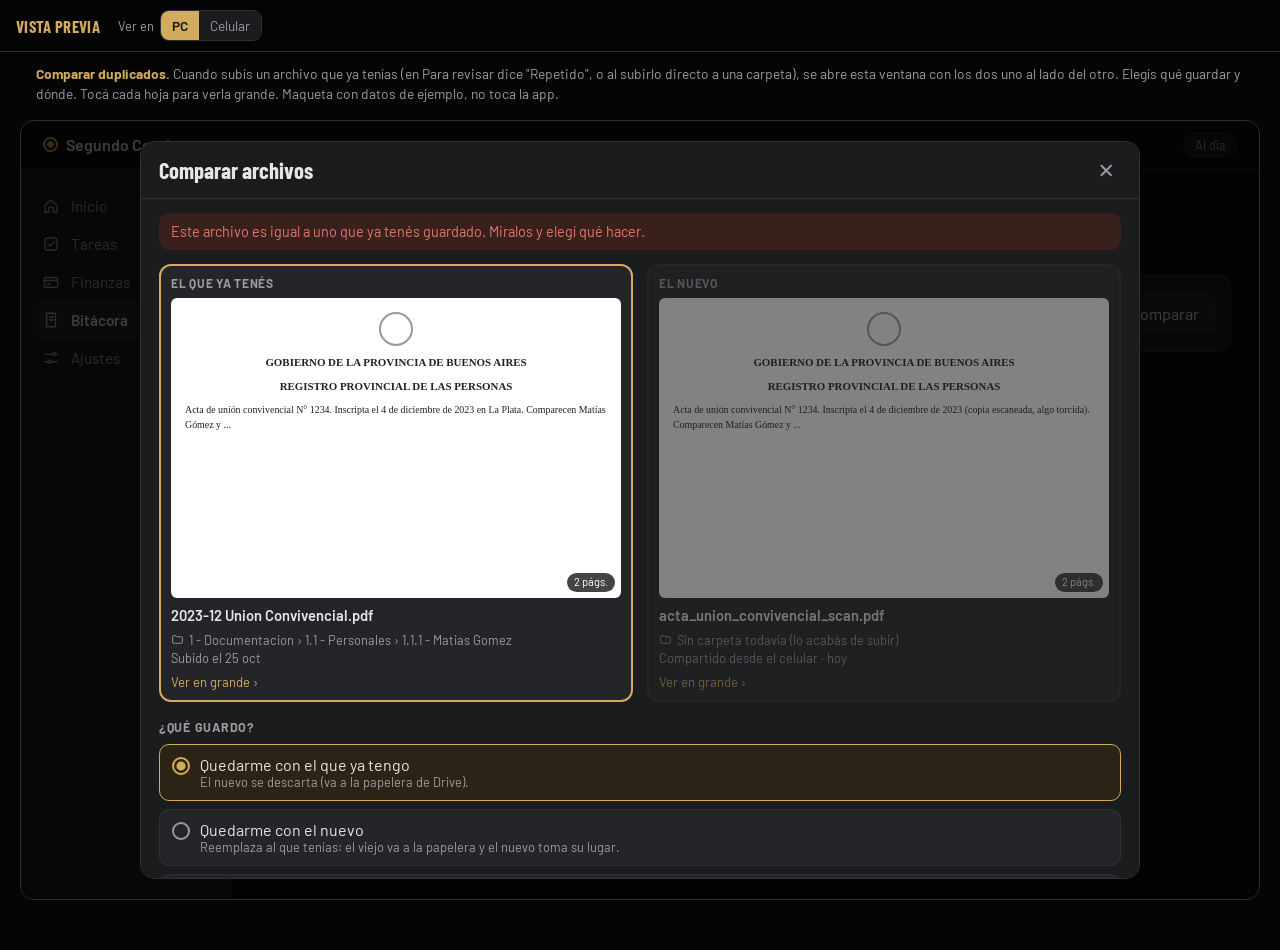
<file: docs/vistas-previas/duplicados.html>
<!doctype html>
<html lang="es"><head><meta charset="utf-8"><meta name="viewport" content="width=device-width, initial-scale=1">
<title>Vista previa: Comparar duplicados</title>
<link href="https://fonts.googleapis.com/css2?family=Barlow:wght@400;500;600;700&family=Barlow+Condensed:wght@500;600;700&display=swap" rel="stylesheet">
<style>
:root{--papel:#0B0B0C;--superficie:#1B1C1E;--superficie-2:#242528;--superficie-3:#2c2d31;--tinta:#E6E6E6;--tinta-2:#9A9C9F;--tinta-3:#6B6E72;--linea:#2E3033;--laton:#D3AB5C;--laton-f:#2B2416;--verde:#6FB4A0;--verde-f:#17302A;--rojo:#E2786C;--rojo-f:#3A201D;--azul:#8DB4DC;--azul-f:#1A2633;--titulo:'Barlow Condensed','Barlow',sans-serif;color-scheme:dark}
*{box-sizing:border-box}body{margin:0;background:#050506;color:var(--tinta);font-family:'Barlow',system-ui,sans-serif}
button,input,select{font:inherit;color:inherit}
.ic{width:18px;height:18px;flex:none}
.control{position:sticky;top:0;z-index:20;background:#050506ee;backdrop-filter:blur(8px);border-bottom:1px solid var(--linea);padding:10px 16px;display:flex;flex-wrap:wrap;gap:10px 18px;align-items:center}
.control b{font-family:var(--titulo);font-size:1.05rem;letter-spacing:.02em;color:var(--laton)}
.g{display:flex;align-items:center;gap:6px;flex-wrap:wrap}.g>span{font-size:.8rem;color:var(--tinta-2)}
.seg{display:inline-flex;flex-wrap:wrap;border:1px solid var(--linea);border-radius:9px;overflow:hidden}
.seg button{border:0;background:var(--superficie);padding:6px 11px;font-size:.85rem;cursor:pointer;color:var(--tinta-2)}
.seg button.sel{background:var(--laton);color:#17130a;font-weight:600}
.nota-prev{max-width:1240px;margin:12px auto 0;padding:0 16px;color:var(--tinta-2);font-size:.86rem;line-height:1.45}
.escena{padding:16px 16px 50px;display:flex;justify-content:center}
.app{width:1240px;max-width:100%;background:var(--papel);border:1px solid var(--linea);border-radius:14px;overflow:hidden;display:grid;grid-template-columns:210px 1fr;grid-template-rows:auto 1fr;min-height:780px;position:relative}
.app.cel{width:390px;grid-template-columns:1fr;border-radius:28px}
.barra{grid-column:1/-1;display:flex;justify-content:space-between;align-items:center;padding:12px 22px;border-bottom:1px solid var(--linea)}
.marca{display:flex;align-items:center;gap:8px;font-weight:600}.marca i{width:15px;height:15px;border-radius:50%;border:2px solid var(--laton);background:radial-gradient(circle,var(--laton) 0 3px,transparent 3.5px)}
.chip{border:1px solid var(--linea);background:var(--superficie);border-radius:999px;padding:4px 11px;font-size:.78rem;color:var(--tinta-2)}
.menu{background:var(--superficie);border-right:1px solid var(--linea);padding:18px 10px;display:flex;flex-direction:column;gap:2px}
.menu a{display:flex;gap:11px;align-items:center;padding:9px 11px;border-radius:9px;color:var(--tinta-2);font-size:.95rem}
.menu a.sel{background:var(--superficie-2);color:var(--tinta);font-weight:600}.menu a.sel svg{color:var(--laton)}
.app.cel .menu{position:absolute;bottom:0;left:0;right:0;flex-direction:row;justify-content:space-around;padding:8px 4px 14px;border-right:0;border-top:1px solid var(--linea);z-index:3}
.app.cel .menu a{flex-direction:column;gap:3px;font-size:.68rem;padding:4px;background:none}
.contenido{padding:24px 28px 40px;min-width:0}
.app.cel .contenido{padding:16px 14px 100px}
.cab{display:flex;align-items:flex-start;gap:12px;flex-wrap:wrap;margin-bottom:16px}
.cab h1{font-family:var(--titulo);font-weight:600;font-size:2.2rem;margin:0;line-height:1}
.cab p{margin:4px 0 0;color:var(--tinta-2);font-size:.92rem}
.app.cel .cab h1{font-size:1.8rem}
.pest{display:inline-flex;background:var(--superficie);border:1px solid var(--linea);border-radius:10px;padding:3px;margin-bottom:16px}
.pest button{border:0;background:none;padding:6px 12px;border-radius:7px;font-size:.88rem;color:var(--tinta-2);cursor:pointer;display:flex;gap:6px;align-items:center}
.pest button.sel{background:var(--superficie-3);color:var(--tinta);font-weight:600}
.num{background:var(--laton);color:#17130a;border-radius:999px;font-size:.7rem;font-weight:700;padding:0 6px;min-width:18px;text-align:center}
.caja{background:var(--superficie);border:1px solid var(--linea);border-radius:14px;padding:14px 16px}
.subir{border:1.5px dashed var(--linea);border-radius:14px;padding:18px;display:flex;gap:14px;align-items:center;color:var(--tinta-2);margin-bottom:16px;cursor:pointer}
.subir:hover{border-color:var(--laton);color:var(--tinta)}
.subir .ic{width:28px;height:28px;color:var(--laton)}.subir b{color:var(--tinta);display:block}
.lista{display:grid;gap:10px}
.arch{display:flex;gap:12px;align-items:center;background:var(--superficie);border:1px solid var(--linea);border-radius:12px;padding:12px 14px;cursor:pointer}
.arch:hover{border-color:#44474b}
.pdf{width:38px;height:46px;border-radius:6px;background:var(--superficie-3);display:grid;place-items:center;font-size:.62rem;font-weight:700;color:var(--rojo);flex:none}
.arch .t{flex:1;min-width:0}.arch .t b{display:block;white-space:nowrap;overflow:hidden;text-overflow:ellipsis}
.arch .t small{color:var(--tinta-2);font-size:.8rem;display:block}
.est{font-size:.72rem;font-weight:600;border-radius:999px;padding:3px 9px;white-space:nowrap}
.est.confirmar{background:var(--laton-f);color:var(--laton)}.est.duda{background:var(--azul-f);color:var(--azul)}
.est.repetido{background:var(--rojo-f);color:var(--rojo)}.est.leyendo{background:var(--superficie-3);color:var(--tinta-2)}
.vacio{color:var(--tinta-3);text-align:center;padding:30px}
.volver{display:inline-flex;gap:6px;align-items:center;color:var(--tinta-2);cursor:pointer;margin-bottom:12px;font-size:.9rem}
.rev{display:grid;grid-template-columns:1fr 1fr;gap:14px}.app.cel .rev{grid-template-columns:1fr}
.rev h3{margin:0 0 10px;font-size:.78rem;text-transform:uppercase;letter-spacing:.06em;color:var(--tinta-2)}
.campo{display:grid;grid-template-columns:110px 1fr;gap:8px;align-items:center;margin-bottom:8px;font-size:.92rem}
.campo span{color:var(--tinta-2)}
.campo input,select{background:var(--superficie-2);border:1px solid var(--linea);border-radius:8px;padding:7px 9px;width:100%;min-width:0}
.ubic{display:flex;gap:10px;align-items:center;background:var(--superficie-2);border-radius:10px;padding:10px 12px}
.ubic b{flex:1}.ubic .ic{color:var(--laton)}
.link{color:var(--laton);cursor:pointer;font-size:.88rem;border:0;background:none;padding:0}
.opc{display:grid;gap:6px;margin-top:8px}
.opc button{text-align:left;border:1px solid var(--linea);background:var(--superficie-2);border-radius:9px;padding:8px 11px;cursor:pointer}
.opc button.sel{border-color:var(--laton);background:var(--laton-f)}
.aviso{border-radius:10px;padding:11px 13px;font-size:.9rem;line-height:1.4}
.aviso.duda{background:var(--azul-f);color:var(--azul)}.aviso.rep{background:var(--rojo-f);color:var(--rojo)}
.sug{border:1px solid var(--linea);border-radius:12px;padding:12px;display:grid;gap:8px}
.sug .fila{display:flex;gap:10px;align-items:flex-start}
.sug .fila p{margin:0;flex:1;font-size:.92rem}.sug .fila p small{display:block;color:var(--tinta-2)}
.tog{width:38px;height:22px;border-radius:999px;background:var(--superficie-3);position:relative;cursor:pointer;flex:none;border:0}
.tog::after{content:'';position:absolute;top:3px;left:3px;width:16px;height:16px;border-radius:50%;background:var(--tinta-2);transition:.15s}
.tog.on{background:var(--laton)}.tog.on::after{left:19px;background:#17130a}
.botones{display:flex;gap:10px;justify-content:flex-end;margin-top:14px;grid-column:1/-1}
.btn{border:1px solid var(--linea);background:var(--superficie-2);border-radius:10px;padding:9px 16px;cursor:pointer}
.btn.si{background:var(--laton);border-color:var(--laton);color:#17130a;font-weight:600}
.btn.peligro{color:var(--rojo)}
.carpetas{display:grid;grid-template-columns:240px 1fr;gap:14px}.app.cel .carpetas{grid-template-columns:1fr}
.arbol div{padding:6px 8px;border-radius:7px;color:var(--tinta-2);font-size:.92rem;display:flex;gap:7px;align-items:center}
.arbol div.sel{background:var(--superficie-2);color:var(--tinta);font-weight:600}
.ficha{display:grid;grid-template-columns:repeat(4,1fr);gap:10px;margin:12px 0}.app.cel .ficha{grid-template-columns:1fr 1fr}
.ficha div{background:var(--superficie-2);border-radius:9px;padding:8px 10px}.ficha small{display:block;color:var(--tinta-2);font-size:.72rem}
.verpdf{display:flex;gap:12px;align-items:center;border:1px solid var(--linea);border-radius:10px;padding:10px}
.adentro{color:var(--tinta-2);font-size:.88rem;line-height:1.5;margin-top:10px}
.mes{display:flex;align-items:center;gap:10px;margin-bottom:12px}.mes b{font-size:1.1rem}
.carga{display:flex;gap:12px;align-items:center;padding:10px 4px;border-bottom:1px solid var(--linea)}
.carga:last-child{border:0}.carga .t{flex:1}.carga .t small{display:block;color:var(--tinta-2);font-size:.8rem}
.ok{color:var(--verde);font-weight:600;font-size:.85rem}.falta{color:var(--rojo);font-weight:600;font-size:.85rem}
.area h2{font-family:var(--titulo);font-size:1.3rem;margin:18px 0 8px;display:flex;gap:8px;align-items:center}
.area h2 .nuevo{font-size:.6rem;font-weight:700;color:#17130a;background:var(--laton);border-radius:5px;padding:1px 5px;font-family:'Barlow'}
.area h2.cerr{color:var(--tinta-3)}
.tar{display:flex;gap:10px;align-items:flex-start;padding:8px 4px;font-size:.92rem}
.tar .c{width:17px;height:17px;border-radius:5px;border:1.6px solid var(--tinta-2);flex:none;margin-top:2px}
.tar .tt{flex:1}.tar .tt small{display:block;color:var(--tinta-3);font-size:.78rem}
.busca{display:flex;gap:10px;align-items:center;background:var(--superficie);border:1px solid var(--laton);border-radius:12px;padding:10px 14px;margin-bottom:14px}
.busca input{flex:1;background:none;border:0;outline:0;font-size:1rem}
.grupo{font-size:.75rem;text-transform:uppercase;letter-spacing:.06em;color:var(--tinta-2);margin:12px 0 6px}
.res{display:flex;gap:12px;padding:10px;border-radius:10px;background:var(--superficie);margin-bottom:8px}
.res .t small{display:block;color:var(--tinta-2);font-size:.8rem}.res .t p{margin:4px 0 0;font-size:.85rem;color:var(--tinta-2)}
mark{background:var(--laton-f);color:var(--laton);border-radius:3px;padding:0 2px}
.toast{position:absolute;left:50%;bottom:24px;transform:translateX(-50%);background:var(--superficie-3);border:1px solid var(--linea);border-radius:10px;padding:10px 16px;font-size:.9rem;z-index:30;display:none;white-space:nowrap}
.app.cel .toast{bottom:90px;white-space:normal;width:86%}
.toast.ver{display:block}
.app.cel{grid-template-columns:minmax(0,1fr)}.app.cel .contenido{min-width:0}
.fondo{position:absolute;inset:0;background:#000b;display:flex;align-items:center;justify-content:center;z-index:10;padding:20px}
.app.cel .fondo{padding:0;align-items:stretch}
.comp{background:var(--superficie);border:1px solid var(--linea);border-radius:14px;width:100%;max-width:1000px;max-height:100%;overflow:auto;display:flex;flex-direction:column}
.app.cel .comp{border-radius:0}
.comp-cab{display:flex;align-items:center;gap:10px;padding:14px 18px;border-bottom:1px solid var(--linea)}
.comp-cab h2{margin:0;font-family:var(--titulo);font-size:1.4rem;flex:1}
.x{border:0;background:none;color:var(--tinta-2);font-size:1.3rem;cursor:pointer}
.aviso-dup{margin:14px 18px 0;background:var(--rojo-f);color:var(--rojo);border-radius:10px;padding:10px 12px;font-size:.9rem}
.lados{display:grid;grid-template-columns:1fr 1fr;gap:14px;padding:14px 18px}
.app.cel .lados{grid-template-columns:1fr 1fr;gap:8px;padding:12px}
.lado{border:2px solid var(--linea);border-radius:12px;padding:10px;display:grid;gap:8px;cursor:pointer;background:var(--superficie-2)}
.lado.sel{border-color:var(--laton)}
.lado.fuera{opacity:.45}
.lado h3{margin:0;font-size:.75rem;text-transform:uppercase;letter-spacing:.06em;color:var(--tinta-2)}
.hoja{background:#fff;color:#222;border-radius:6px;aspect-ratio:3/4;padding:14px;font-family:Georgia,serif;font-size:.62rem;line-height:1.5;overflow:hidden;position:relative}
.hoja{aspect-ratio:auto;height:300px}
.app.cel .hoja{padding:8px;font-size:.45rem;height:200px}
.hoja b{display:block;text-align:center;font-size:1.1em;margin:8px 0}
.hoja .sello{width:34px;height:34px;border-radius:50%;border:2px solid #999;margin:0 auto}
.hoja .pags{position:absolute;right:6px;bottom:6px;background:#000b;color:#fff;font-family:Barlow;border-radius:999px;padding:1px 7px;font-size:.7rem}
.lado .nom{font-weight:600;font-size:.92rem;word-break:break-word}
.lado .det{color:var(--tinta-2);font-size:.8rem;display:grid;gap:2px}
.lado .det span{display:flex;gap:5px;align-items:center}
.ver{border:0;background:none;color:var(--laton);font-size:.82rem;padding:0;cursor:pointer;justify-self:start}
.opciones{padding:0 18px 4px;display:grid;gap:8px}
.app.cel .opciones{padding:0 12px 4px}
.opciones h4{margin:4px 0 2px;font-size:.78rem;text-transform:uppercase;letter-spacing:.06em;color:var(--tinta-2)}
.opc-dup{display:flex;gap:10px;align-items:flex-start;border:1px solid var(--linea);border-radius:10px;padding:10px 12px;cursor:pointer;background:var(--superficie-2)}
.opc-dup.sel{border-color:var(--laton);background:var(--laton-f)}
.opc-dup i{width:18px;height:18px;border-radius:50%;border:2px solid var(--tinta-2);flex:none;margin-top:2px}
.opc-dup.sel i{border-color:var(--laton);background:radial-gradient(circle,var(--laton) 0 4px,transparent 5px)}
.opc-dup span{display:grid}.opc-dup small{color:var(--tinta-2);font-size:.8rem}
.donde{margin:6px 18px 0;border-top:1px solid var(--linea);padding-top:12px;display:grid;gap:8px}
.app.cel .donde{margin:6px 12px 0}
.donde h4{margin:0;font-size:.78rem;text-transform:uppercase;letter-spacing:.06em;color:var(--tinta-2)}
.fila-donde{display:flex;gap:10px;align-items:center;background:var(--superficie-2);border-radius:10px;padding:9px 12px;flex-wrap:wrap}
.fila-donde b{flex:1;min-width:160px}.fila-donde small{color:var(--tinta-2);width:100%}
.pie{display:flex;gap:10px;justify-content:flex-end;padding:14px 18px;border-top:1px solid var(--linea);margin-top:14px}
.lista-carp{display:grid;gap:4px;margin-top:6px}
.lista-carp button{text-align:left;border:1px solid var(--linea);background:var(--superficie);color:var(--tinta);border-radius:8px;padding:6px 10px;cursor:pointer;font:inherit;font-size:.88rem}
</style></head><body>
<div class="control">
  <b>VISTA PREVIA</b>
  <div class="g"><span>Ver en</span><div class="seg" id="disp"><button class="sel" data-v="pc">PC</button><button data-v="cel">Celular</button></div></div>
</div>
<p class="nota-prev"><b style="color:var(--laton)">Comparar duplicados.</b> Cuando subís un archivo que ya tenías (en Para revisar dice "Repetido", o al subirlo directo a una carpeta), se abre esta ventana con los dos uno al lado del otro. Elegís qué guardar y dónde. Tocá cada hoja para verla grande. Maqueta con datos de ejemplo, no toca la app.</p>
<div class="escena"><div class="app" id="app">
  <div class="barra"><div class="marca"><i></i>Segundo Cerebro</div><span class="chip">Al día</span></div>
  <nav class="menu" id="menu"></nav>
  <main class="contenido" id="cont"></main>
  <div class="fondo" id="fondo"></div>
  <div class="toast" id="toast"></div>
</div></div>
<script>
const S=(t,c='ic')=>`<svg class="${c}" viewBox="0 0 24 24" fill="none" stroke="currentColor" stroke-width="1.7" stroke-linecap="round" stroke-linejoin="round">${t}</svg>`;
const I={home:'<path d="M4 11 12 4l8 7v9h-5v-6H9v6H4Z"/>',tareas:'<rect x="4" y="4" width="16" height="16" rx="3"/><path d="m8 12 3 3 5-6"/>',fin:'<rect x="3" y="6" width="18" height="13" rx="2"/><path d="M3 10h18M7 15h4"/>',bit:'<path d="M6 3h11a1 1 0 0 1 1 1v16a1 1 0 0 1-1 1H6Z"/><path d="M6 3v18M10 8h5M10 12h5"/>',aj:'<path d="M4 7h10M18 7h2M4 17h4M12 17h8"/><circle cx="16" cy="7" r="2"/><circle cx="10" cy="17" r="2"/>',carp:'<path d="M3 7a2 2 0 0 1 2-2h4l2 2h8a2 2 0 0 1 2 2v8a2 2 0 0 1-2 2H5a2 2 0 0 1-2-2Z"/>',clip:'<path d="M15.5 7.5 9 14a2 2 0 0 0 2.8 2.8l7-7a4 4 0 0 0-5.6-5.6l-7.3 7.2a6 6 0 0 0 8.5 8.5L20 14.5"/>',izq:'<path d="m15 6-6 6 6 6"/>',cal:'<rect x="4" y="5" width="16" height="15" rx="2"/><path d="M4 10h16M9 3v4M15 3v4"/>'};
const CARPETAS=['1 - Documentacion › 1.1 - Personales › 1.1.1 - Matias Gomez','1 - Documentacion › 1.2 - Vehiculos','2 - Finanzas › Servicios','Bandeja'];
const VIEJO={nom:'2023-12 Union Convivencial.pdf',carp:CARPETAS[0],sub:'Subido el 25 oct',pags:2};
const NUEVO={nom:'acta_union_convivencial_scan.pdf',carp:'Sin carpeta todavía (lo acabás de subir)',sub:'Compartido desde el celular · hoy',pags:2};
let cel=false,opc='viejo',donde=CARPETAS[0],eligiendo=false,abierto=true;
const OPC=[
 ['viejo','Quedarme con el que ya tengo','El nuevo se descarta (va a la papelera de Drive).'],
 ['nuevo','Quedarme con el nuevo','Reemplaza al que tenías: el viejo va a la papelera y el nuevo toma su lugar.'],
 ['ambos','Guardar los dos','El nuevo se guarda como otro archivo; elegís dónde abajo.']];
function menu(){document.getElementById('menu').innerHTML=[['home','Inicio'],['tareas','Tareas'],['fin','Finanzas'],['bit','Bitácora',1],['aj','Ajustes']].map(([i,n,s])=>`<a class="${s?'sel':''}">${S(I[i])}<span>${n}</span></a>`).join('');}
const hoja=(x,claro)=>`<div class="hoja"><div class="sello"></div><b>GOBIERNO DE LA PROVINCIA DE BUENOS AIRES</b><b>REGISTRO PROVINCIAL DE LAS PERSONAS</b>Acta de unión convivencial N° 1234. ${claro?'Inscripta el 4 de diciembre de 2023 en La Plata.':'Inscripta el 4 de diciembre de 2023 (copia escaneada, algo torcida).'} Comparecen Matías Gómez y ... <span class="pags">${x.pags} págs.</span></div>`;
function lado(x,t,clave,claro){const usado=opc==='ambos'||opc===clave;return `<div class="lado ${usado?'sel':'fuera'}" data-lado="${clave}"><h3>${t}</h3>${hoja(x,claro)}<div class="nom">${x.nom}</div><div class="det"><span>${S(I.carp,'ic" style="width:13px;height:13px')}${x.carp}</span><span>${x.sub}</span></div><button class="ver" data-ver="${clave}">Ver en grande ›</button></div>`;}
function dondeHTML(){
 if(opc==='viejo')return `<div class="donde"><h4>Dónde queda</h4><div class="fila-donde">${S(I.carp)}<b>${VIEJO.carp}</b><small>El que ya tenés sigue donde estaba.</small></div></div>`;
 const t=opc==='nuevo'?'Dónde se guarda el nuevo':'Dónde se guarda el nuevo (el que ya tenés no se mueve)';
 return `<div class="donde"><h4>${t}</h4><div class="fila-donde">${S(I.carp)}<b>${donde}</b><button class="btn chico" id="cambiar">Cambiar</button><small>${donde===VIEJO.carp?'En la misma carpeta que el que ya tenés.':'En otra carpeta.'}${opc==='ambos'&&donde===VIEJO.carp?' Se guarda como "2023-12 Union Convivencial (2)".':''}</small></div>${eligiendo?`<div class="lista-carp">${CARPETAS.map(c=>`<button data-carp="${c}">${c}</button>`).join('')}</div>`:''}</div>`;}
function pintar(){document.getElementById('app').classList.toggle('cel',cel);menu();
 document.getElementById('cont').innerHTML=`<span class="volver">${S(I.izq)} Bitácora</span><div class="cab"><div><h1>Para revisar</h1></div></div>
 <div class="lista"><div class="arch" id="abrir"><span class="pdf">PDF</span><span class="t"><b>acta_union_convivencial_scan.pdf</b><small>Parece que ya lo tenés: 2023-12 Union Convivencial</small><small>Compartido desde el celular · hoy</small></span><span class="est repetido">Repetido</span><button class="btn chico">Comparar</button></div></div>`;
 const f=document.getElementById('fondo');f.style.display=abierto?'flex':'none';
 if(!abierto)return;
 const textoBoton={viejo:'Quedarme con el que tengo',nuevo:'Reemplazar por el nuevo',ambos:'Guardar los dos'}[opc];
 f.innerHTML=`<div class="comp"><div class="comp-cab"><h2>Comparar archivos</h2><button class="x" id="cerrar">✕</button></div>
 <div class="aviso-dup">Este archivo es igual a uno que ya tenés guardado. Miralos y elegí qué hacer.</div>
 <div class="lados">${lado(VIEJO,'El que ya tenés','viejo',true)}${lado(NUEVO,'El nuevo','nuevo',false)}</div>
 <div class="opciones"><h4>¿Qué guardo?</h4>${OPC.map(([k,t,s])=>`<div class="opc-dup ${opc===k?'sel':''}" data-opc="${k}"><i></i><span>${t}<small>${s}</small></span></div>`).join('')}</div>
 ${dondeHTML()}
 <div class="pie"><button class="btn" id="cerrar2">Decidir después</button><button class="btn si" id="ok">${textoBoton}</button></div></div>`;}
function toast(t){const e=document.getElementById('toast');e.textContent=t;e.classList.add('ver');clearTimeout(toast.h);toast.h=setTimeout(()=>e.classList.remove('ver'),2800);}
document.getElementById('disp').onclick=e=>{const b=e.target.closest('button');if(!b)return;cel=b.dataset.v==='cel';document.querySelectorAll('#disp button').forEach(x=>x.classList.toggle('sel',x===b));pintar();};
document.getElementById('app').addEventListener('click',e=>{const t=e.target;
 if(t.closest('#abrir')){abierto=true;pintar();return;}
 if(t.closest('#cerrar')||t.closest('#cerrar2')){abierto=false;pintar();toast('Queda en Para revisar como "Repetido".');return;}
 const v=t.closest('[data-ver]');if(v){e.stopPropagation();toast('Se abre a pantalla completa con todas las páginas.');return;}
 const l=t.closest('[data-lado]');if(l){opc=l.dataset.lado;eligiendo=false;pintar();return;}
 const o=t.closest('[data-opc]');if(o){opc=o.dataset.opc;eligiendo=false;pintar();return;}
 if(t.closest('#cambiar')){eligiendo=!eligiendo;pintar();return;}
 const c=t.closest('[data-carp]');if(c){donde=c.dataset.carp;eligiendo=false;pintar();return;}
 if(t.closest('#ok')){abierto=false;pintar();toast({viejo:'Listo: te quedaste con el que tenías. El nuevo fue a la papelera.',nuevo:`Listo: el nuevo reemplazó al viejo, en ${donde}.`,ambos:`Listo: guardaste los dos. El nuevo quedó en ${donde}.`}[opc]);}
});
pintar();
</script></body></html>
</file>
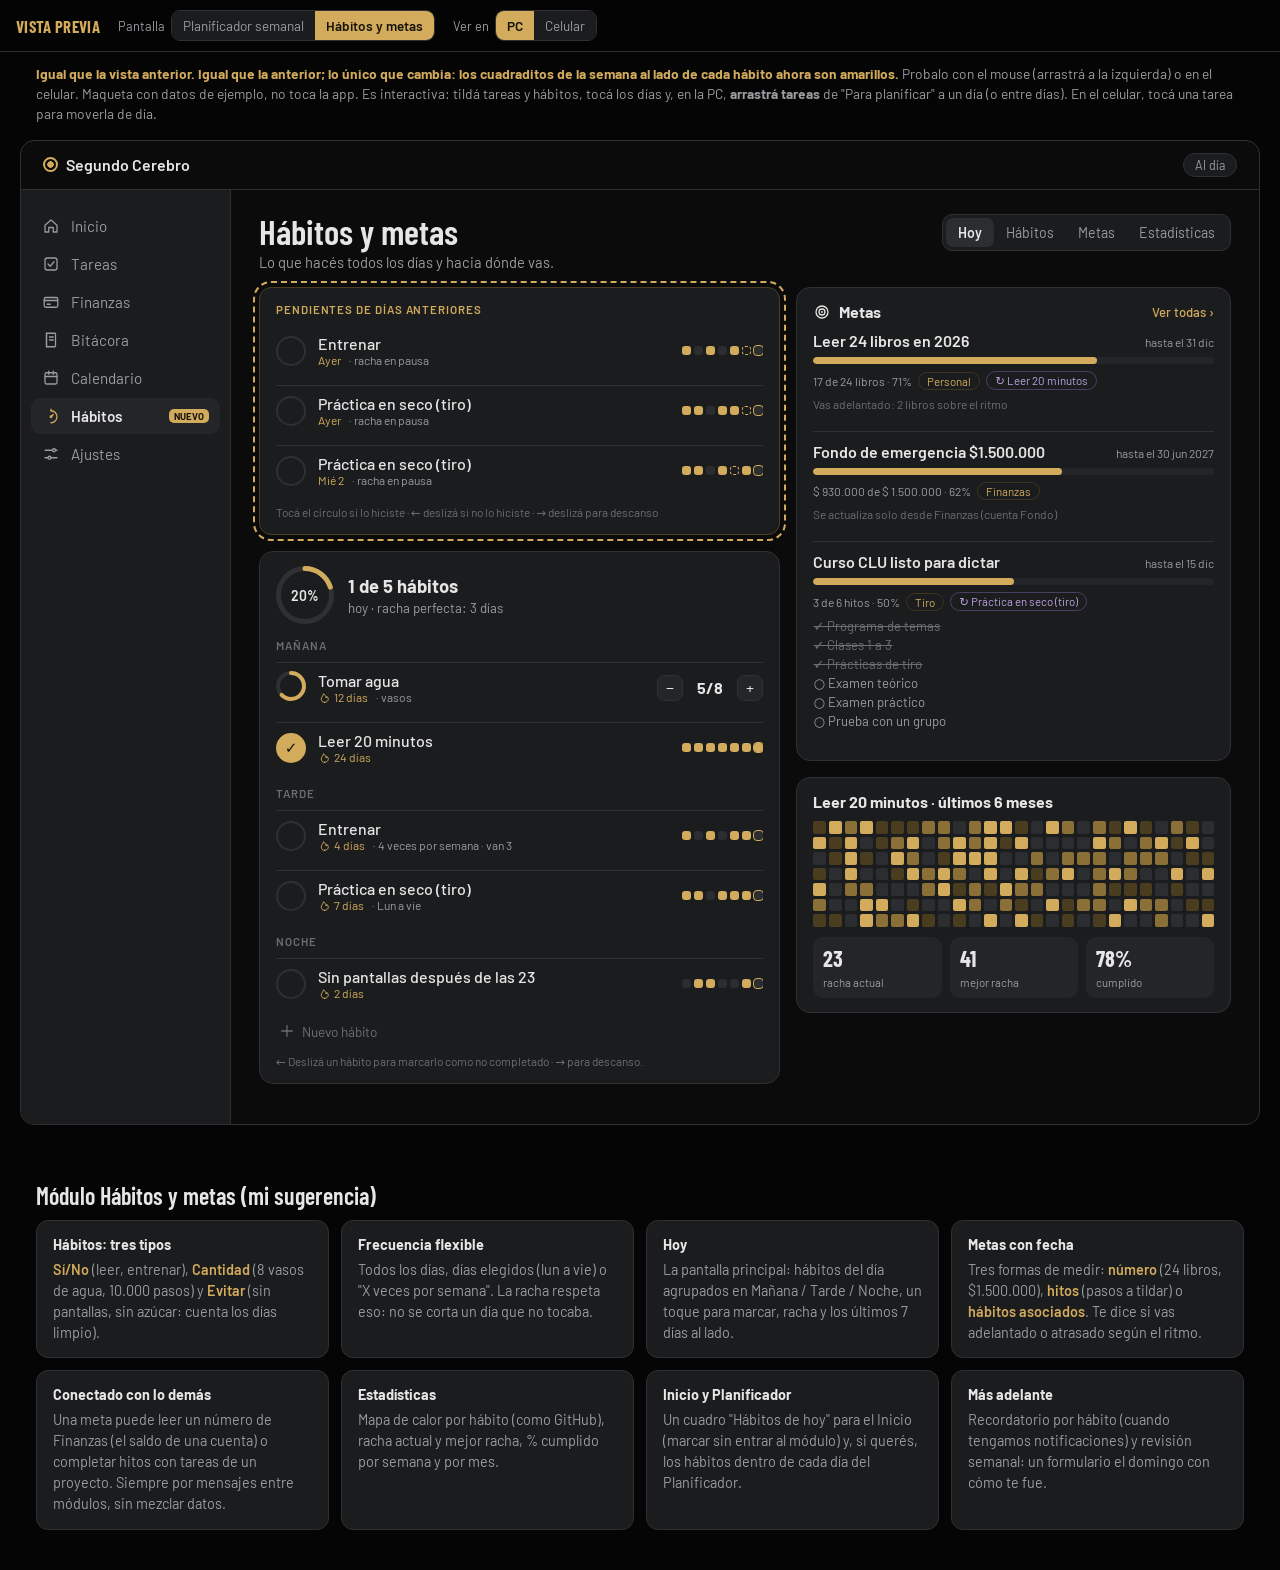
<file: docs/vistas-previas/habitos.html>
<!doctype html>
<html lang="es"><head><meta charset="utf-8"><meta name="viewport" content="width=device-width, initial-scale=1">
<title>Vista previa: Hábitos (pendientes y deslizar)</title>
<link href="https://fonts.googleapis.com/css2?family=Barlow:wght@400;500;600;700&family=Barlow+Condensed:wght@500;600;700&display=swap" rel="stylesheet">
<style>
:root{--papel:#0B0B0C;--superficie:#1B1C1E;--superficie-2:#242528;--superficie-3:#2c2d31;--tinta:#E6E6E6;--tinta-2:#9A9C9F;--tinta-3:#6B6E72;--linea:#2E3033;--laton:#D3AB5C;--laton-f:#2B2416;--verde:#6FB4A0;--verde-f:#17302A;--rojo:#E2786C;--azul:#8DB4DC;--violeta:#B9A2E0;--titulo:'Barlow Condensed','Barlow',sans-serif;color-scheme:dark}
*{box-sizing:border-box}body{margin:0;background:#050506;color:var(--tinta);font-family:'Barlow',system-ui,sans-serif}
button{font:inherit;color:inherit}
.ic{width:18px;height:18px;flex:none}
/* controles */
.control{position:sticky;top:0;z-index:20;background:#050506ee;backdrop-filter:blur(8px);border-bottom:1px solid var(--linea);padding:10px 16px;display:flex;flex-wrap:wrap;gap:10px 18px;align-items:center}
.control b{font-family:var(--titulo);font-size:1.05rem;letter-spacing:.02em;color:var(--laton)}
.g{display:flex;align-items:center;gap:6px}.g>span{font-size:.8rem;color:var(--tinta-2)}
.seg{display:inline-flex;border:1px solid var(--linea);border-radius:9px;overflow:hidden}
.seg button{border:0;background:var(--superficie);padding:6px 11px;font-size:.85rem;cursor:pointer;color:var(--tinta-2)}
.seg button.sel{background:var(--laton);color:#17130a;font-weight:600}
.nota-prev{max-width:1240px;margin:12px auto 0;padding:0 16px;color:var(--tinta-2);font-size:.86rem;line-height:1.45}
/* marco */
.escena{padding:16px 16px 50px;display:flex;justify-content:center}
.app{width:1240px;max-width:100%;background:var(--papel);border:1px solid var(--linea);border-radius:14px;overflow:hidden;display:grid;grid-template-columns:210px 1fr;grid-template-rows:auto 1fr;min-height:820px}
.app.cel{width:390px;grid-template-columns:1fr;border-radius:28px;position:relative}
.barra{grid-column:1/-1;display:flex;justify-content:space-between;align-items:center;padding:12px 22px;border-bottom:1px solid var(--linea)}
.marca{display:flex;align-items:center;gap:8px;font-weight:600}.marca i{width:15px;height:15px;border-radius:50%;border:2px solid var(--laton);background:radial-gradient(circle,var(--laton) 0 3px,transparent 3.5px)}
.chip{border:1px solid var(--linea);background:var(--superficie);border-radius:999px;padding:4px 11px;font-size:.78rem;color:var(--tinta-2)}
.menu{background:var(--superficie);border-right:1px solid var(--linea);padding:18px 10px;display:flex;flex-direction:column;gap:2px}
.menu a{display:flex;gap:11px;align-items:center;padding:9px 11px;border-radius:9px;color:var(--tinta-2);font-size:.95rem}
.menu a.sel{background:var(--superficie-2);color:var(--tinta);font-weight:600}.menu a.sel svg{color:var(--laton)}
.menu a.nuevo::after{content:'NUEVO';font-size:.6rem;font-weight:700;color:#17130a;background:var(--laton);border-radius:5px;padding:1px 5px;margin-left:auto}
.app.cel .menu{position:absolute;bottom:0;left:0;right:0;flex-direction:row;justify-content:space-around;padding:8px 4px 14px;border-right:0;border-top:1px solid var(--linea);z-index:3}
.app.cel .menu a{flex-direction:column;gap:3px;font-size:.68rem;padding:4px;background:none}
.app.cel .menu a.nuevo::after{display:none}
.app.cel .menu a.solo-pc{display:none}
.contenido{padding:24px 28px 40px;overflow:hidden;min-width:0}
.app.cel .contenido{padding:16px 14px 100px}
.cab{display:flex;align-items:flex-start;gap:12px;flex-wrap:wrap;margin-bottom:16px}
.cab h1{font-family:var(--titulo);font-weight:600;font-size:2.2rem;margin:0;line-height:1}
.cab p{margin:4px 0 0;color:var(--tinta-2);font-size:.92rem}
.cab .der{margin-left:auto;display:flex;gap:8px;align-items:center}
.app.cel .cab h1{font-size:1.8rem}.app.cel .cab .der{margin-left:0}
.pest{display:inline-flex;background:var(--superficie);border:1px solid var(--linea);border-radius:10px;padding:3px}
.pest button{border:0;background:none;padding:6px 12px;border-radius:7px;font-size:.88rem;color:var(--tinta-2);cursor:pointer}
.pest button.sel{background:var(--superficie-3);color:var(--tinta);font-weight:600}
.bi{width:34px;height:34px;border-radius:9px;border:1px solid var(--linea);background:var(--superficie);display:grid;place-items:center;color:var(--tinta-2)}
/* ── Planificador ── */
.semana-cab{background:var(--superficie);border:1px solid var(--linea);border-radius:14px;padding:14px 16px;display:grid;gap:12px}
.sc-top{display:flex;align-items:center;gap:10px}
.flecha{width:28px;height:28px;border-radius:50%;border:1px solid var(--linea);background:var(--superficie-2);display:grid;place-items:center;cursor:pointer;color:var(--tinta-2)}
.sc-tit b{font-size:1.1rem;white-space:nowrap}.app.cel .sc-tit b{font-size:.98rem}.app.cel .anillo small{display:none}.sc-tit small{display:block;color:var(--laton);font-size:.78rem}
.anillo{margin-left:auto;display:flex;align-items:center;gap:9px}
.anillo svg{width:44px;height:44px}.anillo b{display:block;font-size:1rem}.anillo small{color:var(--tinta-2);font-size:.75rem}
.dias{display:grid;grid-template-columns:repeat(7,minmax(0,1fr));gap:8px}
.app.cel .dias{gap:4px}
.dia{border:1px solid transparent;background:var(--superficie-2);border-radius:10px;padding:8px 4px 7px;text-align:center;cursor:pointer;display:grid;gap:3px;justify-items:center}
.dia small{font-size:.66rem;color:var(--tinta-2);text-transform:uppercase;letter-spacing:.04em}
.dia b{font-family:var(--titulo);font-size:1.25rem;line-height:1}
.dia .tilde{color:var(--verde);font-size:.75rem;margin-left:2px}
.dia .pbar{width:70%;height:3px;border-radius:2px;background:var(--linea);overflow:hidden}.dia .pbar i{display:block;height:100%;background:var(--laton)}
.dia.hoy{border-color:var(--laton)}.dia.sel{background:var(--laton);color:#17130a}.dia.sel small{color:#3a2e14}.dia.sel .pbar{background:#0003}.dia.sel .pbar i{background:#17130a}
.tablero{display:flex;gap:12px;margin-top:14px;overflow-x:auto;padding-bottom:8px;scrollbar-width:thin;scrollbar-color:#3a3c40 transparent;align-items:flex-start}
.col{flex:0 0 250px;background:var(--superficie);border:1px solid var(--linea);border-radius:14px;padding:12px;display:grid;gap:8px;min-height:120px}
.col.drop{border-color:var(--laton);background:#201d17}
.col.sinfecha{flex-basis:230px;background:transparent;border-style:dashed}
.col-cab{display:flex;align-items:center;gap:9px}
.num-dia{width:36px;height:38px;border-radius:9px;background:var(--superficie-2);display:grid;place-items:center;line-height:1;text-align:center}
.num-dia b{font-family:var(--titulo);font-size:1.15rem;display:block}.num-dia small{font-size:.55rem;color:var(--tinta-2)}
.col-cab .t b{display:block;font-size:.98rem}.col-cab .t small{color:var(--tinta-2);font-size:.75rem}
.col .prog{height:3px;border-radius:2px;background:var(--linea);overflow:hidden}.col .prog i{display:block;height:100%;background:var(--verde)}
.ev{display:flex;gap:8px;align-items:center;background:var(--superficie-2);border-left:3px solid var(--azul);border-radius:6px;padding:6px 8px;font-size:.84rem}
.ev span{color:var(--azul);font-size:.75rem;font-variant-numeric:tabular-nums}
.ev.fin{border-color:var(--verde)}.ev.fin span{color:var(--verde)}
.tar{display:flex;gap:9px;align-items:flex-start;padding:5px 2px;border-radius:7px;font-size:.88rem;cursor:grab}
.tar:hover{background:var(--superficie-2)}
.tar .c{width:17px;height:17px;border-radius:5px;border:1.6px solid var(--tinta-2);flex:none;margin-top:1px;display:grid;place-items:center;cursor:pointer}
.tar.hecha .c{background:var(--laton);border-color:var(--laton)}.tar.hecha .c::after{content:'';width:4px;height:8px;border:solid #17130a;border-width:0 2px 2px 0;transform:rotate(45deg) translate(-1px,-1px)}
.tar.hecha .tt{text-decoration:line-through;color:var(--tinta-3)}
.tar .tt{flex:1}.tar .tt small{display:block;color:var(--tinta-3);font-size:.72rem}
.tar .hab{color:var(--violeta)}
.agregar{color:var(--tinta-3);font-size:.85rem;padding:4px 2px;display:flex;gap:6px;align-items:center;cursor:pointer}
.agregar:hover{color:var(--tinta-2)}
.premio{border-top:1px solid var(--linea);padding-top:8px;color:var(--tinta-3);font-size:.82rem;display:flex;gap:6px;align-items:center}
.premio.puesto{color:var(--laton)}
.dia-cel{margin-top:12px}
.dia-cel .col{flex:none;width:100%}
.mover{display:none;gap:4px;flex-wrap:wrap;padding:2px 0 4px 26px}
.mover button{border:1px solid var(--linea);background:var(--superficie-2);border-radius:999px;font-size:.72rem;padding:2px 8px;color:var(--tinta-2)}
.tar.abierta + .mover{display:flex}
.sinf-cel{margin-top:12px}
/* ── Hábitos ── */
.hgrid{display:grid;grid-template-columns:minmax(0,1.2fr) minmax(0,1fr);gap:16px;align-items:start}
.app.cel .hgrid{grid-template-columns:1fr}
.card{background:var(--superficie);border:1px solid var(--linea);border-radius:14px;padding:14px 16px;display:grid;gap:10px;min-width:0}
.card h3{margin:0;font-size:1rem;display:flex;align-items:center;gap:8px}.card h3 .mas{margin-left:auto;color:var(--laton);font-size:.82rem;font-weight:500}
.resumen-hoy{display:flex;align-items:center;gap:14px}
.resumen-hoy svg{width:58px;height:58px}
.resumen-hoy b{font-size:1.15rem;display:block}.resumen-hoy small{color:var(--tinta-2)}
.grupo-t{font-size:.72rem;letter-spacing:.08em;text-transform:uppercase;color:var(--tinta-3);font-weight:600;margin-top:4px}
.hab-f{display:grid;grid-template-columns:auto 1fr auto;gap:12px;align-items:center;padding:8px 0;border-top:1px solid var(--linea)}
.hab-f:first-of-type{border-top:0}
.hcheck{width:30px;height:30px;border-radius:50%;border:2px solid var(--linea);display:grid;place-items:center;cursor:pointer;background:none;color:transparent;font-size:.95rem}
.hcheck.on{background:var(--laton);border-color:var(--laton);color:#17130a}
.hab-f .nom b{font-weight:500;display:block}
.hab-f .nom small{color:var(--tinta-2);font-size:.75rem;display:flex;gap:8px;align-items:center;flex-wrap:wrap}
.racha{color:var(--laton);display:inline-flex;align-items:center;gap:3px}
.semana7{display:flex;gap:3px}.semana7 i{width:9px;height:9px;border-radius:3px;background:var(--superficie-3)}.semana7 i.on{background:var(--laton)}.semana7 i.hoy{outline:1px solid var(--laton)}
.cant{display:flex;align-items:center;gap:6px}
.cant button{width:26px;height:26px;border-radius:7px;border:1px solid var(--linea);background:var(--superficie-2);cursor:pointer}
.cant b{min-width:42px;text-align:center;font-variant-numeric:tabular-nums}
.anillo-chico{width:30px;height:30px}
.meta{display:grid;gap:7px;padding:10px 0;border-top:1px solid var(--linea)}
.meta:first-of-type{border-top:0;padding-top:0}
.meta-top{display:flex;align-items:baseline;gap:8px}
.meta-top b{font-weight:600}.meta-top small{margin-left:auto;color:var(--tinta-2);font-size:.75rem;white-space:nowrap}
.barra-m{height:7px;border-radius:5px;background:var(--superficie-2);overflow:hidden}.barra-m i{display:block;height:100%;background:var(--laton);border-radius:5px}
.meta-pie{display:flex;gap:6px;flex-wrap:wrap;align-items:center;font-size:.75rem;color:var(--tinta-2)}
.tag{border:1px solid var(--linea);border-radius:999px;padding:1px 8px;font-size:.72rem;color:var(--tinta-2)}
.tag.h{border-color:#4a3f63;color:var(--violeta)}.tag.a{border-color:#3e3420;color:var(--laton)}
.hitos{display:grid;gap:3px;font-size:.82rem;color:var(--tinta-2)}.hitos span.ok{color:var(--tinta-3);text-decoration:line-through}
.heat{display:grid;grid-template-rows:repeat(7,1fr);grid-auto-flow:column;grid-auto-columns:1fr;gap:3px}
.heat i{aspect-ratio:1;border-radius:2px;background:var(--superficie-3)}
.heat i.n1{background:#4a3c1f}.heat i.n2{background:#8a6f37}.heat i.n3{background:var(--laton)}
.stats{display:grid;grid-template-columns:repeat(3,1fr);gap:8px}
.stats div{background:var(--superficie-2);border-radius:10px;padding:8px 10px}.stats b{display:block;font-family:var(--titulo);font-size:1.4rem}.stats small{color:var(--tinta-2);font-size:.72rem}
/* pendientes de días anteriores (lo único nuevo) */
.pend{border:1px solid #4a3f24;background:#1f1b12;border-radius:12px;padding:10px 12px;display:grid;gap:6px}
.pend-t{font-size:.72rem;letter-spacing:.08em;text-transform:uppercase;color:var(--laton);font-weight:600}
.pf{display:flex;align-items:center;gap:8px;flex-wrap:wrap;font-size:.88rem}
.pf b{font-weight:500;flex:1;min-width:150px}.pf b small{color:var(--tinta-2);font-weight:400}
.pf button{border:1px solid var(--linea);background:var(--superficie-2);border-radius:8px;padding:4px 9px;font-size:.8rem;cursor:pointer}
.pf .si{border-color:#2f5a4e;color:var(--verde)}.pf .no{border-color:#5a2f2a;color:var(--rojo)}.pf .de{border-color:#2e4255;color:var(--azul)}
.nuevo-marca{outline:2px dashed var(--laton);outline-offset:4px;border-radius:12px}
/* deslizar para "no completado" */
.desl{position:relative;overflow:hidden;border-top:1px solid var(--linea)}
.desl:first-of-type{border-top:0}
.desl .fondo{position:absolute;inset:0;display:flex;align-items:center;padding:0 16px;font-size:.85rem;font-weight:600;gap:6px}.desl .fondo.no{background:var(--rojo-f);color:var(--rojo);justify-content:flex-end}.desl .fondo.de{background:#1C2A36;color:var(--azul);justify-content:flex-start}.desl .fondo{visibility:hidden}.desl.izq .fondo.no,.desl.der .fondo.de{visibility:visible}
.hcheck.de{background:#1C2A36;border-color:var(--azul);color:var(--azul)}.semana7 i.d{background:var(--azul)}
.modal .si.azul{background:var(--azul);border-color:var(--azul);color:#0b1520}
.desl .hab-f{position:relative;background:var(--superficie);border-top:0;touch-action:pan-y;transition:transform .2s;cursor:grab;user-select:none}
.desl.moviendo .hab-f{transition:none}
.hcheck.no{background:var(--rojo-f);border-color:var(--rojo);color:var(--rojo)}
.semana7 i.pd{background:none;outline:1.5px dashed var(--laton);outline-offset:-1.5px}
.semana7 i.x{background:var(--rojo)}
.ayuda{font-size:.74rem;color:var(--tinta-3)}
.card-pend{border-color:#4a3f24}
.card-pend .pend-t{font-size:.72rem;letter-spacing:.08em;text-transform:uppercase;color:var(--laton);font-weight:600}
.modal-f{position:fixed;inset:0;background:#000a;display:none;align-items:center;justify-content:center;z-index:40}
.modal-f.ver{display:flex}
.modal{background:var(--superficie);border:1px solid var(--linea);border-radius:14px;padding:18px;width:min(320px,90vw);display:grid;gap:14px}
.modal p{margin:0;font-size:1rem}.modal p small{display:block;color:var(--tinta-2);font-size:.82rem;margin-top:4px}
.modal .bot{display:flex;gap:8px;justify-content:flex-end}
.modal button{border:1px solid var(--linea);background:var(--superficie-2);border-radius:9px;padding:8px 16px;cursor:pointer}
.modal .si{background:var(--rojo);border-color:var(--rojo);color:#1a0b09;font-weight:600}
/* ideas */
h2.sec{max-width:1240px;margin:6px auto 10px;padding:0 16px;font-family:var(--titulo);font-weight:600;font-size:1.5rem}
.ideas{max-width:1240px;margin:0 auto;padding:0 16px 40px;display:grid;grid-template-columns:repeat(auto-fit,minmax(280px,1fr));gap:12px}
.ideas div{background:var(--superficie);border:1px solid var(--linea);border-radius:12px;padding:14px 16px;font-size:.9rem;color:var(--tinta-2);line-height:1.45}
.ideas div b{color:var(--tinta);display:block;margin-bottom:4px}
.ideas div em{color:var(--laton);font-style:normal;font-weight:600}
</style></head><body>
<div class="control">
  <b>VISTA PREVIA</b>
  <div class="g"><span>Pantalla</span><div class="seg" id="pant"><button data-v="plan">Planificador semanal</button><button class="sel" data-v="hab">Hábitos y metas</button></div></div>
  <div class="g"><span>Ver en</span><div class="seg" id="disp"><button class="sel" data-v="pc">PC</button><button data-v="cel">Celular</button></div></div>
</div>
<p class="nota-prev"><b style="color:var(--laton)">Igual que la vista anterior. Igual que la anterior; lo único que cambia: los cuadraditos de la semana al lado de cada hábito ahora son amarillos.</b> Probalo con el mouse (arrastrá a la izquierda) o en el celular. Maqueta con datos de ejemplo, no toca la app. Es interactiva: tildá tareas y hábitos, tocá los días y, en la PC, <b>arrastrá tareas</b> de "Para planificar" a un día (o entre días). En el celular, tocá una tarea para moverla de día.</p>
<div class="escena"><div class="app" id="app">
  <div class="barra"><div class="marca"><i></i>Segundo Cerebro</div><span class="chip">Al día</span></div>
  <nav class="menu" id="menu"></nav>
  <main class="contenido" id="cont"></main>
</div></div>
<div id="ideas"></div>
<script>
const S=(t,c='ic')=>`<svg class="${c}" viewBox="0 0 24 24" fill="none" stroke="currentColor" stroke-width="1.7" stroke-linecap="round" stroke-linejoin="round">${t}</svg>`;
const I={home:'<path d="M4 11 12 4l8 7v9h-5v-6H9v6H4Z"/>',tareas:'<rect x="4" y="4" width="16" height="16" rx="3"/><path d="m8 12 3 3 5-6"/>',fin:'<rect x="3" y="6" width="18" height="13" rx="2"/><path d="M3 10h18M7 15h4"/>',bit:'<path d="M6 3h11a1 1 0 0 1 1 1v16a1 1 0 0 1-1 1H6Z"/><path d="M6 3v18M10 8h5M10 12h5"/>',cal:'<rect x="4" y="5" width="16" height="15" rx="2"/><path d="M4 10h16M9 3v4M15 3v4"/>',aj:'<path d="M4 7h10M18 7h2M4 17h4M12 17h8"/><circle cx="16" cy="7" r="2"/><circle cx="10" cy="17" r="2"/>',hab:'<path d="M12 21a8 8 0 1 0 0-16"/><path d="M12 5V3M12 13l3-3"/><circle cx="12" cy="13" r="1"/>',mas:'<path d="M12 5v14M5 12h14"/>',premio:'<path d="M8 4h8v5a4 4 0 0 1-8 0Z"/><path d="M8 6H5a3 3 0 0 0 3 4M16 6h3a3 3 0 0 1-3 4M12 13v4M8 21h8M10 17h4"/>',fuego:'<path d="M12 21c-4 0-6-3-6-6 0-4 4-6 4-10 3 2 5 5 5 8 1-1 1.5-2 1.5-3 2 2 2.5 4 2.5 5 0 3-3 6-7 6Z"/>',puntos:'<circle cx="5" cy="12" r="1"/><circle cx="12" cy="12" r="1"/><circle cx="19" cy="12" r="1"/>',izq:'<path d="m15 6-6 6 6 6"/>',der:'<path d="m9 6 6 6-6 6"/>',meta:'<circle cx="12" cy="12" r="8"/><circle cx="12" cy="12" r="4"/><circle cx="12" cy="12" r="0.5"/>'};
let pant='hab',cel=false;
function menu(){const it=[['home','Inicio'],['tareas','Tareas'],['fin','Finanzas'],['bit','Bitácora'],['cal','Calendario','plan'],['hab','Hábitos','hab',1],['aj','Ajustes']];
document.getElementById('menu').innerHTML=it.map(([i,n,p,nu])=>`<a class="${p===pant?'sel':''}${nu?' nuevo':''}${i==='cal'?' solo-pc':''}">${S(I[i])}<span>${n}</span></a>`).join('');}
const anillo=(p,tam=44,grosor=4,col='var(--laton)')=>{const r=(tam-grosor)/2,c=2*Math.PI*r;return `<svg viewBox="0 0 ${tam} ${tam}" style="width:${tam}px;height:${tam}px"><circle cx="${tam/2}" cy="${tam/2}" r="${r}" fill="none" stroke="var(--linea)" stroke-width="${grosor}"/><circle cx="${tam/2}" cy="${tam/2}" r="${r}" fill="none" stroke="${col}" stroke-width="${grosor}" stroke-linecap="round" stroke-dasharray="${c}" stroke-dashoffset="${c*(1-p)}" transform="rotate(-90 ${tam/2} ${tam/2})"/>${tam>40?`<text x="50%" y="54%" text-anchor="middle" dominant-baseline="middle" fill="var(--tinta)" font-size="${tam*0.24}" font-weight="600">${Math.round(p*100)}%</text>`:''}</svg>`;};

// ── Datos del planificador ──
const hoy=new Date();const lunes=new Date(hoy);lunes.setDate(hoy.getDate()-((hoy.getDay()+6)%7));lunes.setHours(0,0,0,0);
const DN=['Dom','Lun','Mar','Mié','Jue','Vie','Sáb'],DL=['Domingo','Lunes','Martes','Miércoles','Jueves','Viernes','Sábado'],MS=['ene','feb','mar','abr','may','jun','jul','ago','sept','oct','nov','dic'];
let off=0;const dia=i=>{const d=new Date(lunes);d.setDate(lunes.getDate()+i+off*7);return d};
const esHoy=d=>d.toDateString()===hoy.toDateString();
let T=[
 {id:1,d:0,t:'Responder mails de proveedores',h:true,l:'Muchtek'},{id:2,d:0,t:'Revisar PG-LOG-012',h:true,l:'Procedimientos'},
 {id:3,d:1,t:'Lavar ropa',h:true,l:'Personal'},
 {id:4,d:2,t:'Comprar cajas',h:true,l:'Mudanza'},{id:5,d:2,t:'Optimizar finanzas (presupuesto)',h:true,l:'Personal'},{id:6,d:2,t:'Preparar examen teórico CLU',h:false,l:'Tiro'},
 {id:7,d:3,t:'Llamar al mecánico',h:false,l:'Mudanza'},{id:8,d:4,t:'Informe semanal',h:false,l:'Muchtek'},{id:9,d:5,t:'Práctica de tiro',h:false,l:'Tiro'},
 {id:10,d:null,t:'Contratar flete',h:false,l:'Mudanza'},{id:11,d:null,t:'Ordenar la Bandeja de la Bitácora',h:false,l:'Bandeja'},{id:12,d:null,t:'Renovar CLU',h:false,l:'Tiro'}];
const EV={0:[['10:00','Reunión semanal logística','reu']],1:[['15:00','Vence Visa (crédito)','fin']],2:[['09:00','Clase CLU – grupo 3','reu']],3:[['18:00','Dentista','reu']]};
const PREM={2:'Asado con amigos'};
let selDia=Math.min(6,(hoy.getDay()+6)%7),abierta=null;
function stats(i){const l=T.filter(x=>x.d===i);return [l.filter(x=>x.h).length,l.length];}
function tarHTML(x){return `<div class="tar${x.h?' hecha':''}${abierta===x.id?' abierta':''}" draggable="true" data-id="${x.id}"><span class="c" data-chk="${x.id}"></span><span class="tt">${x.t}<small>${x.l}</small></span></div>`+(cel?`<div class="mover">${[0,1,2,3,4,5,6].map(i=>`<button data-mv="${x.id}:${i}">${DN[dia(i).getDay()]} ${dia(i).getDate()}</button>`).join('')}<button data-mv="${x.id}:n">Sin fecha</button></div>`:'');}
function colHTML(i){const d=dia(i),[h,n]=stats(i);return `<div class="col" data-col="${i}"><div class="col-cab"><span class="num-dia"><span><b>${d.getDate()}</b><small>${MS[d.getMonth()].toUpperCase()}</small></span></span><span class="t"><b>${DL[d.getDay()]}${esHoy(d)?' · hoy':''}</b><small>${h} de ${n} tareas</small></span></div><div class="prog"><i style="width:${n?h/n*100:0}%"></i></div>
${(EV[i]||[]).map(e=>`<div class="ev ${e[2]}"><span>${e[0]}</span>${e[1]}</div>`).join('')}
${T.filter(x=>x.d===i).map(tarHTML).join('')}
<span class="agregar">${S(I.mas)} Agregar tarea</span>
<span class="premio${PREM[i]?' puesto':''}" data-premio="${i}">${S(I.premio)} ${PREM[i]?`Premio: ${PREM[i]}`:'Agregar un premio'}</span></div>`;}
function plan(){const tot=T.filter(x=>x.d!==null),h=tot.filter(x=>x.h).length,p=tot.length?h/tot.length:0;
const d0=dia(0),d6=dia(6);
const cab=`<div class="cab"><div><h1>Planificador semanal</h1><p>Repartí tus tareas de lunes a domingo y ponete un premio por cumplirlas.</p></div><div class="der"><div class="pest"><button class="sel">Semana</button><button>Mes</button></div><span class="bi">${S(I.puntos)}</span></div></div>`;
const sem=`<div class="semana-cab"><div class="sc-top"><span class="flecha" data-off="-1">${S(I.izq)}</span><span class="sc-tit"><b>${d0.getDate()} al ${d6.getDate()} de ${MS[d6.getMonth()]}</b>${off?'<small data-off="0" style="cursor:pointer">Volver a hoy</small>':'<small>Esta semana</small>'}</span><span class="flecha" data-off="1">${S(I.der)}</span><span class="anillo">${anillo(p)}<span><b>${h} de ${tot.length}</b><small>tareas hechas</small></span></span></div>
<div class="dias">${[0,1,2,3,4,5,6].map(i=>{const d=dia(i),[hh,n]=stats(i);return `<div class="dia${esHoy(d)?' hoy':''}${cel&&i===selDia?' sel':''}" data-dia="${i}"><small>${DN[d.getDay()]}</small><b>${d.getDate()}${n&&hh===n?'<span class="tilde">✓</span>':''}</b><span class="pbar"><i style="width:${n?hh/n*100:0}%"></i></span></div>`}).join('')}</div></div>`;
const sinf=`<div class="col sinfecha" data-col="n"><div class="col-cab"><span class="t"><b>Para planificar</b><small>Bandeja y tareas sin fecha · ${cel?'tocá una para elegirle el día':'arrastralas a un día'}</small></span></div>${T.filter(x=>x.d===null).map(tarHTML).join('')}<span class="agregar">${S(I.mas)} Agregar tarea</span></div>`;
const cuerpo=cel?`<div class="dia-cel">${colHTML(selDia)}</div><div class="sinf-cel">${sinf}</div>`:`<div class="tablero">${sinf}${[0,1,2,3,4,5,6].map(colHTML).join('')}</div>`;
document.getElementById('cont').innerHTML=cab+sem+cuerpo;dnd();}
function dnd(){let arr=null;document.querySelectorAll('.tar').forEach(t=>t.addEventListener('dragstart',e=>{arr=+t.dataset.id;e.dataTransfer.setData('text','x')}));
document.querySelectorAll('.col').forEach(c=>{c.addEventListener('dragover',e=>{e.preventDefault();c.classList.add('drop')});c.addEventListener('dragleave',()=>c.classList.remove('drop'));c.addEventListener('drop',e=>{e.preventDefault();const x=T.find(y=>y.id===arr);if(x){x.d=c.dataset.col==='n'?null:+c.dataset.col;}pintar();});});}

// ── Hábitos y metas ──
let PEND=[{h:2,k:5},{h:3,k:5},{h:3,k:4}];let confirmar=null;
let H=[
 {n:'Tomar agua',tipo:'cant',v:5,obj:8,u:'vasos',racha:12,sem:[1,1,1,1,0,1,0],g:'Mañana'},
 {n:'Leer 20 minutos',tipo:'si',on:true,racha:23,sem:[1,1,1,1,1,1,0],g:'Mañana'},
 {n:'Entrenar',tipo:'si',on:false,racha:4,sem:[1,0,1,0,1,1,0],g:'Tarde',frec:'4 veces por semana · van 3'},
 {n:'Práctica en seco (tiro)',tipo:'si',on:false,racha:7,sem:[1,1,0,1,1,1,0],g:'Tarde',frec:'Lun a vie'},
 {n:'Sin pantallas después de las 23',tipo:'si',on:false,racha:2,sem:[0,1,1,0,0,1,0],g:'Noche'},
];
const M=[
 {n:'Leer 24 libros en 2026',p:17/24,txt:'17 de 24 libros',fecha:'31 dic',area:'Personal',hab:['Leer 20 minutos'],ritmo:'Vas adelantado: 2 libros sobre el ritmo'},
 {n:'Fondo de emergencia $1.500.000',p:0.62,txt:'$ 930.000 de $ 1.500.000',fecha:'30 jun 2027',area:'Finanzas',hab:[],ritmo:'Se actualiza solo desde Finanzas (cuenta Fondo)'},
 {n:'Curso CLU listo para dictar',p:0.5,txt:'3 de 6 hitos',fecha:'15 dic',area:'Tiro',hab:['Práctica en seco (tiro)'],hitos:[['Programa de temas',1],['Clases 1 a 3',1],['Prácticas de tiro',1],['Examen teórico',0],['Examen práctico',0],['Prueba con un grupo',0]]},
];
function hab(){const hechos=H.filter(x=>x.tipo==='si'?x.on:x.v>=x.obj).length;
const cab=`<div class="cab"><div><h1>Hábitos y metas</h1><p>Lo que hacés todos los días y hacia dónde vas.</p></div><div class="der"><div class="pest"><button class="sel">Hoy</button><button>Hábitos</button><button>Metas</button><button>Estadísticas</button></div></div></div>`;
const DIAK=k=>{if(k===5)return 'Ayer';const d=new Date();d.setDate(d.getDate()-(6-k));return ['Dom','Lun','Mar','Mié','Jue','Vie','Sáb'][d.getDay()]+' '+d.getDate();};
const filaPend=(p,j)=>{const x=H[p.h];return `<div class="desl" data-sw="p:${j}"><span class="fondo no">✗ No completado</span><span class="fondo de">☾ Descanso</span><div class="hab-f"><button class="hcheck" data-pok="${j}">✓</button><span class="nom"><b>${x.n}</b><small><span class="racha" style="color:var(--laton)">${DIAK(p.k)}</span>· racha en pausa</small></span><span class="semana7">${x.sem.map((s,k)=>`<i class="${k===p.k?'pd':s?'on':''}${k===6?' hoy':''}"></i>`).join('')}</span></div></div>`;};
let grupos='';for(const g of ['Mañana','Tarde','Noche']){const l=H.map((x,i)=>[x,i]).filter(([x])=>x.g===g);grupos+=`<div class="grupo-t">${g}</div>`+l.map(([x,i])=>{const ok=x.tipo==='si'?x.on:x.v>=x.obj;
const ctrl=x.de?`<button class="hcheck de">☾</button>`:x.no?`<button class="hcheck no">✗</button>`:x.tipo==='si'?`<button class="hcheck${x.on?' on':''}" data-h="${i}">✓</button>`:`<span>${anillo(Math.min(1,x.v/x.obj),30,4,'var(--laton)')}</span>`;
const der=x.tipo==='cant'?`<span class="cant"><button data-c="${i}:-1">−</button><b>${x.v}/${x.obj}</b><button data-c="${i}:1">+</button></span>`:`<span class="semana7">${x.sem.map((s,k)=>`<i class="${k===6&&x.de?'d':k===6&&x.no?'x':(k===6?ok:s)?'on':''}${k===6?' hoy':''}"></i>`).join('')}</span>`;
return `<div class="desl" data-sw="h:${i}"><span class="fondo no">✗ No completado</span><span class="fondo de">☾ Descanso</span><div class="hab-f">${ctrl}<span class="nom"><b>${x.n}</b><small><span class="racha">${S(I.fuego,'ic" style="width:13px;height:13px')} ${x.racha+(ok?1:0)} días</span>${x.frec?`· ${x.frec}`:''}${x.tipo==='cant'?`· ${x.u}`:''}</small></span>${der}</div></div>`}).join('');}
const pendH=PEND.length?`<div class="card card-pend nuevo-marca"><span class="pend-t">Pendientes de días anteriores</span>${PEND.map(filaPend).join('')}<span class="ayuda">Tocá el círculo si lo hiciste · ← deslizá si no lo hiciste · → deslizá para descanso</span></div>`:'';
const hoyC=`${pendH}<div class="card"><div class="resumen-hoy">${anillo(hechos/H.length,58,5,'var(--laton)')}<span><b>${hechos} de ${H.length} hábitos</b><small>hoy · racha perfecta: 3 días</small></span></div>${grupos}<span class="agregar">${S(I.mas)} Nuevo hábito</span><span class="ayuda">← Deslizá un hábito para marcarlo como no completado · → para descanso.</span></div>`;
const metas=`<div class="card"><h3>${S(I.meta)} Metas<span class="mas">Ver todas ›</span></h3>${M.map(m=>`<div class="meta"><div class="meta-top"><b>${m.n}</b><small>hasta el ${m.fecha}</small></div><div class="barra-m"><i style="width:${m.p*100}%"></i></div><div class="meta-pie"><span>${m.txt} · ${Math.round(m.p*100)}%</span><span class="tag a">${m.area}</span>${m.hab.map(h=>`<span class="tag h">↻ ${h}</span>`).join('')}</div>${m.hitos?`<div class="hitos">${m.hitos.map(([t,o])=>`<span class="${o?'ok':''}">${o?'✓':'○'} ${t}</span>`).join('')}</div>`:''}<div class="meta-pie" style="color:var(--tinta-3)">${m.ritmo||''}</div></div>`).join('')}</div>`;
let heat='';for(let k=0;k<26*7;k++){const r=Math.random();heat+=`<i class="${r>.75?'n3':r>.5?'n2':r>.3?'n1':''}"></i>`}
const est=`<div class="card"><h3>Leer 20 minutos · últimos 6 meses</h3><div class="heat">${heat}</div><div class="stats"><div><b>23</b><small>racha actual</small></div><div><b>41</b><small>mejor racha</small></div><div><b>78%</b><small>cumplido</small></div></div></div>`;
document.getElementById('cont').innerHTML=cab+`<div class="hgrid"><div style="display:grid;gap:16px">${hoyC}</div><div style="display:grid;gap:16px">${metas}${est}</div></div>`;}

function ideas(){const P=`<h2 class="sec">Planificador semanal (dentro del Calendario)</h2><div class="ideas">
<div><b>Dónde está</b>En Calendario, arriba: <em>Semana / Mes</em>. "Semana" es el planificador; "Mes" es el calendario de siempre. No guarda nada propio: las tareas siguen siendo las de Tareas.</div>
<div><b>Planificar</b>"Para planificar" junta la Bandeja y las tareas sin fecha. En la PC las arrastrás a un día (o de un día a otro) y les pone esa fecha. En el celular: tocás la tarea y elegís el día.</div>
<div><b>Cada día</b>Reuniones y vencimientos con hora arriba, tareas con casilla, "+ Agregar tarea" ya con ese día, y la barrita verde de cuánto llevás.</div>
<div><b>La semana</b>Anillo con el % de la semana, días con su barrita y ✓ cuando completaste todo. Flechas para semanas anteriores o siguientes y "Volver a hoy".</div>
<div><b>Premio (opcional)</b>Como en tu ejemplo: un premio por día o por semana que se marca cuando completás todo. Si no lo querés, se apaga en la configuración.</div></div>`;
const Hh=`<h2 class="sec">Módulo Hábitos y metas (mi sugerencia)</h2><div class="ideas">
<div><b>Hábitos: tres tipos</b><em>Sí/No</em> (leer, entrenar), <em>Cantidad</em> (8 vasos de agua, 10.000 pasos) y <em>Evitar</em> (sin pantallas, sin azúcar: cuenta los días limpio).</div>
<div><b>Frecuencia flexible</b>Todos los días, días elegidos (lun a vie) o "X veces por semana". La racha respeta eso: no se corta un día que no tocaba.</div>
<div><b>Hoy</b>La pantalla principal: hábitos del día agrupados en Mañana / Tarde / Noche, un toque para marcar, racha y los últimos 7 días al lado.</div>
<div><b>Metas con fecha</b>Tres formas de medir: <em>número</em> (24 libros, $1.500.000), <em>hitos</em> (pasos a tildar) o <em>hábitos asociados</em>. Te dice si vas adelantado o atrasado según el ritmo.</div>
<div><b>Conectado con lo demás</b>Una meta puede leer un número de Finanzas (el saldo de una cuenta) o completar hitos con tareas de un proyecto. Siempre por mensajes entre módulos, sin mezclar datos.</div>
<div><b>Estadísticas</b>Mapa de calor por hábito (como GitHub), racha actual y mejor racha, % cumplido por semana y por mes.</div>
<div><b>Inicio y Planificador</b>Un cuadro "Hábitos de hoy" para el Inicio (marcar sin entrar al módulo) y, si querés, los hábitos dentro de cada día del Planificador.</div>
<div><b>Más adelante</b>Recordatorio por hábito (cuando tengamos notificaciones) y revisión semanal: un formulario el domingo con cómo te fue.</div></div>`;
document.getElementById('ideas').innerHTML=pant==='plan'?P:Hh;}
function pintar(){menu();pant==='plan'?plan():hab();ideas();}
document.getElementById('cont').addEventListener('click',e=>{const t=e.target.closest('[data-pok],[data-chk],[data-dia],[data-off],[data-mv],[data-h],[data-c],[data-premio],.tar');if(!t)return;
if(t.dataset.pok!==undefined){PEND.splice(+t.dataset.pok,1);pintar();return;}
if(t.dataset.chk){const x=T.find(y=>y.id==t.dataset.chk);x.h=!x.h;}
else if(t.dataset.dia){selDia=+t.dataset.dia;}
else if(t.dataset.off!==undefined){off=t.dataset.off==='0'?0:off+(+t.dataset.off);}
else if(t.dataset.mv){const[id,d]=t.dataset.mv.split(':');const x=T.find(y=>y.id==id);x.d=d==='n'?null:+d;abierta=null;}
else if(t.dataset.h){H[+t.dataset.h].on=!H[+t.dataset.h].on;}
else if(t.dataset.c){const[i,d]=t.dataset.c.split(':').map(Number);H[i].v=Math.max(0,H[i].v+d);}
else if(t.dataset.premio){const i=+t.dataset.premio;if(PREM[i])delete PREM[i];else PREM[i]='Una cerveza bien fría';}
else if(t.classList.contains('tar')&&cel){abierta=abierta===+t.dataset.id?null:+t.dataset.id;}
else return;pintar();});
document.getElementById('pant').addEventListener('click',e=>{const b=e.target.closest('button');if(!b)return;pant=b.dataset.v;document.querySelectorAll('#pant button').forEach(x=>x.classList.toggle('sel',x===b));pintar();});
document.getElementById('disp').addEventListener('click',e=>{const b=e.target.closest('button');if(!b)return;cel=b.dataset.v==='cel';document.querySelectorAll('#disp button').forEach(x=>x.classList.toggle('sel',x===b));document.getElementById('app').classList.toggle('cel',cel);pintar();});
pintar();
document.body.insertAdjacentHTML('beforeend','<div class="modal-f" id="mf"><div class="modal"><p id="mt"></p><div class="bot"><button id="mno">No</button><button class="si" id="msi">Sí</button></div></div></div>');
const mf=document.getElementById('mf');
document.getElementById('mno').onclick=()=>{mf.classList.remove('ver');pintar();};
document.getElementById('msi').onclick=()=>{const [t,v,q]=confirmar.split(':');if(t==='h'){H[+v][q]=true;H[+v].on=false;}else PEND.splice(+v,1);mf.classList.remove('ver');pintar();};
let arr=null;
document.getElementById('cont').addEventListener('pointerdown',e=>{const d=e.target.closest('.desl');if(!d||e.target.closest('button'))return;arr={d,x0:e.clientX,dx:0};d.classList.add('moviendo');});
window.addEventListener('pointermove',e=>{if(!arr)return;arr.dx=Math.max(-140,Math.min(140,e.clientX-arr.x0));arr.d.classList.toggle('izq',arr.dx<0);arr.d.classList.toggle('der',arr.dx>0);arr.d.querySelector('.hab-f').style.transform=`translateX(${arr.dx}px)`;});
window.addEventListener('pointerup',()=>{if(!arr)return;const {d,dx}=arr;arr=null;d.classList.remove('moviendo');
 if(Math.abs(dx)>70){const des=dx>0;d.querySelector('.hab-f').style.transform=`translateX(${des?140:-140}px)`;confirmar=d.dataset.sw+':'+(des?'de':'no');const [t,v]=d.dataset.sw.split(':');const n=t==='h'?H[+v].n:H[PEND[+v].h].n;const cuando=t==='h'?'hoy':DIAK2(PEND[+v].k);const C=cuando[0].toUpperCase()+cuando.slice(1);
  document.getElementById('mt').innerHTML=des?`¿Querés marcar "${n}" como descanso?<small>${C}. No cuenta como hecho, pero la racha sigue. Te quedan 2 descansos este mes.</small>`:`¿Querés marcar "${n}" como no completado?<small>${C}. La racha vuelve a cero.</small>`;
  document.getElementById('msi').className='si'+(des?' azul':'');mf.classList.add('ver');}
 else d.querySelector('.hab-f').style.transform='';});
function DIAK2(k){if(k===5)return 'ayer';const d=new Date();d.setDate(d.getDate()-(6-k));return ['el domingo','el lunes','el martes','el miércoles','el jueves','el viernes','el sábado'][d.getDay()]+' '+d.getDate();}
</script></body></html>
</file>
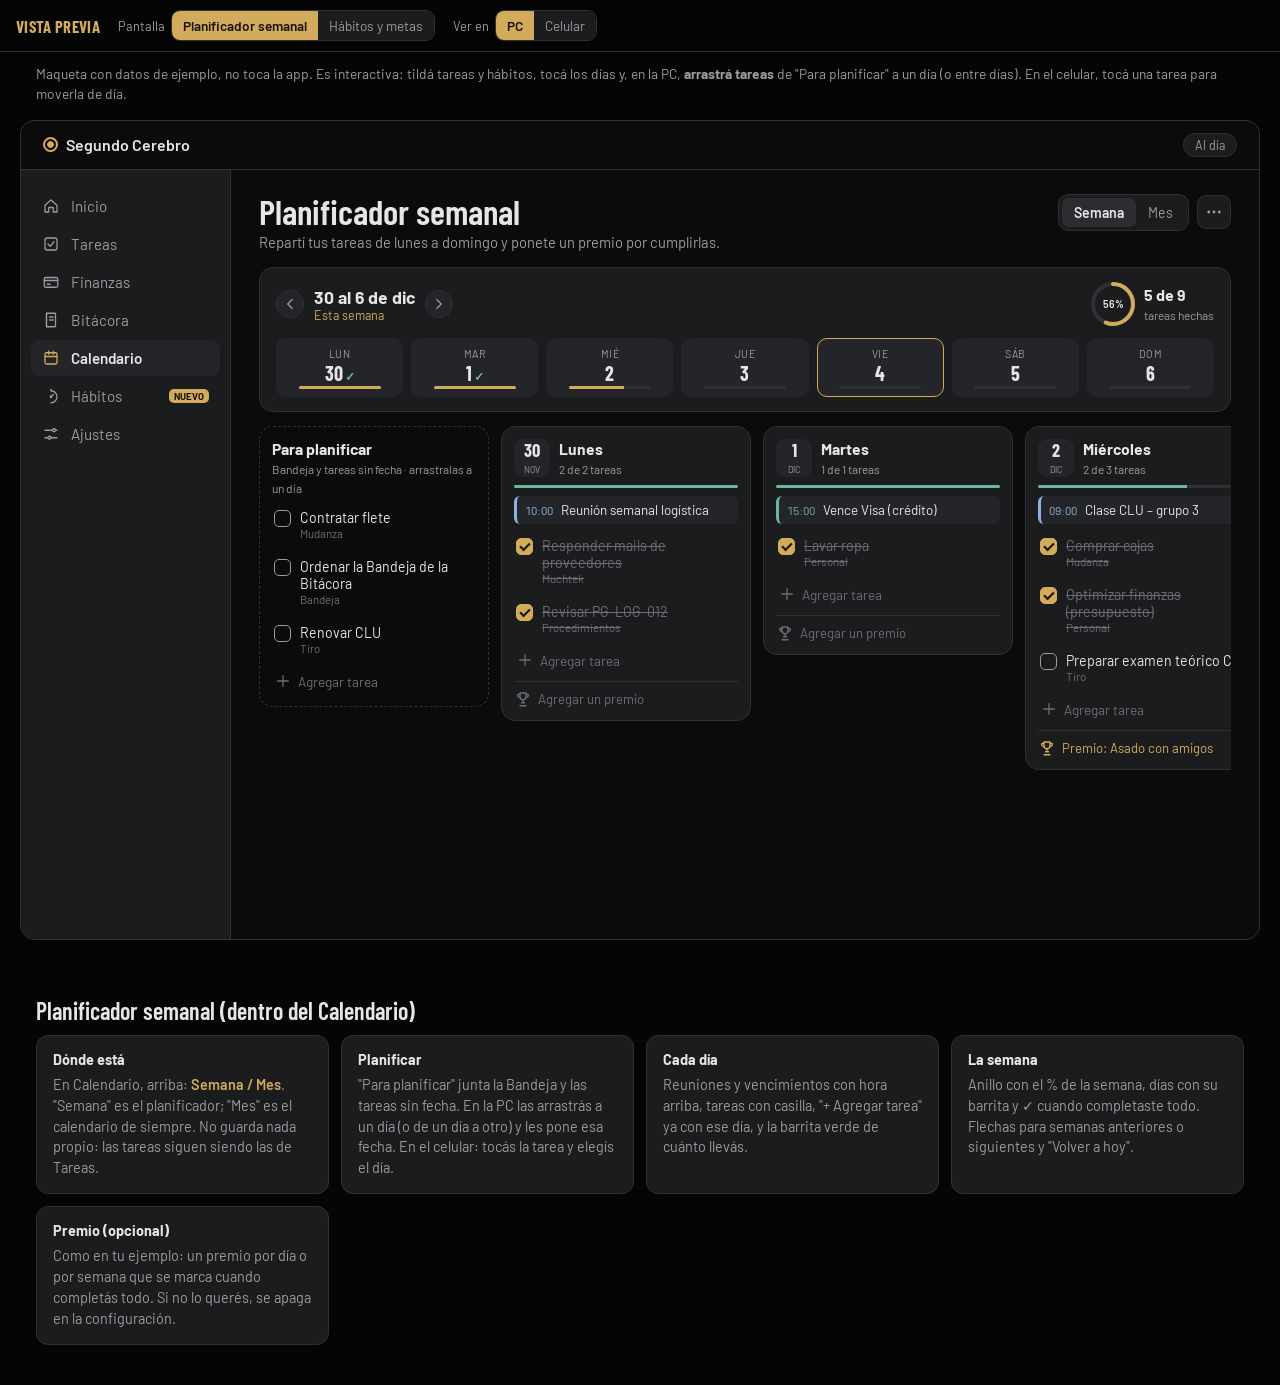
<file: docs/vistas-previas/planificador.html>
<!doctype html>
<html lang="es"><head><meta charset="utf-8"><meta name="viewport" content="width=device-width, initial-scale=1">
<title>Vista previa: Planificador y Hábitos</title>
<link href="https://fonts.googleapis.com/css2?family=Barlow:wght@400;500;600;700&family=Barlow+Condensed:wght@500;600;700&display=swap" rel="stylesheet">
<style>
:root{--papel:#0B0B0C;--superficie:#1B1C1E;--superficie-2:#242528;--superficie-3:#2c2d31;--tinta:#E6E6E6;--tinta-2:#9A9C9F;--tinta-3:#6B6E72;--linea:#2E3033;--laton:#D3AB5C;--laton-f:#2B2416;--verde:#6FB4A0;--verde-f:#17302A;--rojo:#E2786C;--azul:#8DB4DC;--violeta:#B9A2E0;--titulo:'Barlow Condensed','Barlow',sans-serif;color-scheme:dark}
*{box-sizing:border-box}body{margin:0;background:#050506;color:var(--tinta);font-family:'Barlow',system-ui,sans-serif}
button{font:inherit;color:inherit}
.ic{width:18px;height:18px;flex:none}
/* controles */
.control{position:sticky;top:0;z-index:20;background:#050506ee;backdrop-filter:blur(8px);border-bottom:1px solid var(--linea);padding:10px 16px;display:flex;flex-wrap:wrap;gap:10px 18px;align-items:center}
.control b{font-family:var(--titulo);font-size:1.05rem;letter-spacing:.02em;color:var(--laton)}
.g{display:flex;align-items:center;gap:6px}.g>span{font-size:.8rem;color:var(--tinta-2)}
.seg{display:inline-flex;border:1px solid var(--linea);border-radius:9px;overflow:hidden}
.seg button{border:0;background:var(--superficie);padding:6px 11px;font-size:.85rem;cursor:pointer;color:var(--tinta-2)}
.seg button.sel{background:var(--laton);color:#17130a;font-weight:600}
.nota-prev{max-width:1240px;margin:12px auto 0;padding:0 16px;color:var(--tinta-2);font-size:.86rem;line-height:1.45}
/* marco */
.escena{padding:16px 16px 50px;display:flex;justify-content:center}
.app{width:1240px;max-width:100%;background:var(--papel);border:1px solid var(--linea);border-radius:14px;overflow:hidden;display:grid;grid-template-columns:210px 1fr;grid-template-rows:auto 1fr;min-height:820px}
.app.cel{width:390px;grid-template-columns:1fr;border-radius:28px;position:relative}
.barra{grid-column:1/-1;display:flex;justify-content:space-between;align-items:center;padding:12px 22px;border-bottom:1px solid var(--linea)}
.marca{display:flex;align-items:center;gap:8px;font-weight:600}.marca i{width:15px;height:15px;border-radius:50%;border:2px solid var(--laton);background:radial-gradient(circle,var(--laton) 0 3px,transparent 3.5px)}
.chip{border:1px solid var(--linea);background:var(--superficie);border-radius:999px;padding:4px 11px;font-size:.78rem;color:var(--tinta-2)}
.menu{background:var(--superficie);border-right:1px solid var(--linea);padding:18px 10px;display:flex;flex-direction:column;gap:2px}
.menu a{display:flex;gap:11px;align-items:center;padding:9px 11px;border-radius:9px;color:var(--tinta-2);font-size:.95rem}
.menu a.sel{background:var(--superficie-2);color:var(--tinta);font-weight:600}.menu a.sel svg{color:var(--laton)}
.menu a.nuevo::after{content:'NUEVO';font-size:.6rem;font-weight:700;color:#17130a;background:var(--laton);border-radius:5px;padding:1px 5px;margin-left:auto}
.app.cel .menu{position:absolute;bottom:0;left:0;right:0;flex-direction:row;justify-content:space-around;padding:8px 4px 14px;border-right:0;border-top:1px solid var(--linea);z-index:3}
.app.cel .menu a{flex-direction:column;gap:3px;font-size:.68rem;padding:4px;background:none}
.app.cel .menu a.nuevo::after{display:none}
.app.cel .menu a.solo-pc{display:none}
.contenido{padding:24px 28px 40px;overflow:hidden;min-width:0}
.app.cel .contenido{padding:16px 14px 100px}
.cab{display:flex;align-items:flex-start;gap:12px;flex-wrap:wrap;margin-bottom:16px}
.cab h1{font-family:var(--titulo);font-weight:600;font-size:2.2rem;margin:0;line-height:1}
.cab p{margin:4px 0 0;color:var(--tinta-2);font-size:.92rem}
.cab .der{margin-left:auto;display:flex;gap:8px;align-items:center}
.app.cel .cab h1{font-size:1.8rem}.app.cel .cab .der{margin-left:0}
.pest{display:inline-flex;background:var(--superficie);border:1px solid var(--linea);border-radius:10px;padding:3px}
.pest button{border:0;background:none;padding:6px 12px;border-radius:7px;font-size:.88rem;color:var(--tinta-2);cursor:pointer}
.pest button.sel{background:var(--superficie-3);color:var(--tinta);font-weight:600}
.bi{width:34px;height:34px;border-radius:9px;border:1px solid var(--linea);background:var(--superficie);display:grid;place-items:center;color:var(--tinta-2)}
/* ── Planificador ── */
.semana-cab{background:var(--superficie);border:1px solid var(--linea);border-radius:14px;padding:14px 16px;display:grid;gap:12px}
.sc-top{display:flex;align-items:center;gap:10px}
.flecha{width:28px;height:28px;border-radius:50%;border:1px solid var(--linea);background:var(--superficie-2);display:grid;place-items:center;cursor:pointer;color:var(--tinta-2)}
.sc-tit b{font-size:1.1rem;white-space:nowrap}.app.cel .sc-tit b{font-size:.98rem}.app.cel .anillo small{display:none}.sc-tit small{display:block;color:var(--laton);font-size:.78rem}
.anillo{margin-left:auto;display:flex;align-items:center;gap:9px}
.anillo svg{width:44px;height:44px}.anillo b{display:block;font-size:1rem}.anillo small{color:var(--tinta-2);font-size:.75rem}
.dias{display:grid;grid-template-columns:repeat(7,minmax(0,1fr));gap:8px}
.app.cel .dias{gap:4px}
.dia{border:1px solid transparent;background:var(--superficie-2);border-radius:10px;padding:8px 4px 7px;text-align:center;cursor:pointer;display:grid;gap:3px;justify-items:center}
.dia small{font-size:.66rem;color:var(--tinta-2);text-transform:uppercase;letter-spacing:.04em}
.dia b{font-family:var(--titulo);font-size:1.25rem;line-height:1}
.dia .tilde{color:var(--verde);font-size:.75rem;margin-left:2px}
.dia .pbar{width:70%;height:3px;border-radius:2px;background:var(--linea);overflow:hidden}.dia .pbar i{display:block;height:100%;background:var(--laton)}
.dia.hoy{border-color:var(--laton)}.dia.sel{background:var(--laton);color:#17130a}.dia.sel small{color:#3a2e14}.dia.sel .pbar{background:#0003}.dia.sel .pbar i{background:#17130a}
.tablero{display:flex;gap:12px;margin-top:14px;overflow-x:auto;padding-bottom:8px;scrollbar-width:thin;scrollbar-color:#3a3c40 transparent;align-items:flex-start}
.col{flex:0 0 250px;background:var(--superficie);border:1px solid var(--linea);border-radius:14px;padding:12px;display:grid;gap:8px;min-height:120px}
.col.drop{border-color:var(--laton);background:#201d17}
.col.sinfecha{flex-basis:230px;background:transparent;border-style:dashed}
.col-cab{display:flex;align-items:center;gap:9px}
.num-dia{width:36px;height:38px;border-radius:9px;background:var(--superficie-2);display:grid;place-items:center;line-height:1;text-align:center}
.num-dia b{font-family:var(--titulo);font-size:1.15rem;display:block}.num-dia small{font-size:.55rem;color:var(--tinta-2)}
.col-cab .t b{display:block;font-size:.98rem}.col-cab .t small{color:var(--tinta-2);font-size:.75rem}
.col .prog{height:3px;border-radius:2px;background:var(--linea);overflow:hidden}.col .prog i{display:block;height:100%;background:var(--verde)}
.ev{display:flex;gap:8px;align-items:center;background:var(--superficie-2);border-left:3px solid var(--azul);border-radius:6px;padding:6px 8px;font-size:.84rem}
.ev span{color:var(--azul);font-size:.75rem;font-variant-numeric:tabular-nums}
.ev.fin{border-color:var(--verde)}.ev.fin span{color:var(--verde)}
.tar{display:flex;gap:9px;align-items:flex-start;padding:5px 2px;border-radius:7px;font-size:.88rem;cursor:grab}
.tar:hover{background:var(--superficie-2)}
.tar .c{width:17px;height:17px;border-radius:5px;border:1.6px solid var(--tinta-2);flex:none;margin-top:1px;display:grid;place-items:center;cursor:pointer}
.tar.hecha .c{background:var(--laton);border-color:var(--laton)}.tar.hecha .c::after{content:'';width:4px;height:8px;border:solid #17130a;border-width:0 2px 2px 0;transform:rotate(45deg) translate(-1px,-1px)}
.tar.hecha .tt{text-decoration:line-through;color:var(--tinta-3)}
.tar .tt{flex:1}.tar .tt small{display:block;color:var(--tinta-3);font-size:.72rem}
.tar .hab{color:var(--violeta)}
.agregar{color:var(--tinta-3);font-size:.85rem;padding:4px 2px;display:flex;gap:6px;align-items:center;cursor:pointer}
.agregar:hover{color:var(--tinta-2)}
.premio{border-top:1px solid var(--linea);padding-top:8px;color:var(--tinta-3);font-size:.82rem;display:flex;gap:6px;align-items:center}
.premio.puesto{color:var(--laton)}
.dia-cel{margin-top:12px}
.dia-cel .col{flex:none;width:100%}
.mover{display:none;gap:4px;flex-wrap:wrap;padding:2px 0 4px 26px}
.mover button{border:1px solid var(--linea);background:var(--superficie-2);border-radius:999px;font-size:.72rem;padding:2px 8px;color:var(--tinta-2)}
.tar.abierta + .mover{display:flex}
.sinf-cel{margin-top:12px}
/* ── Hábitos ── */
.hgrid{display:grid;grid-template-columns:minmax(0,1.2fr) minmax(0,1fr);gap:16px;align-items:start}
.app.cel .hgrid{grid-template-columns:1fr}
.card{background:var(--superficie);border:1px solid var(--linea);border-radius:14px;padding:14px 16px;display:grid;gap:10px;min-width:0}
.card h3{margin:0;font-size:1rem;display:flex;align-items:center;gap:8px}.card h3 .mas{margin-left:auto;color:var(--laton);font-size:.82rem;font-weight:500}
.resumen-hoy{display:flex;align-items:center;gap:14px}
.resumen-hoy svg{width:58px;height:58px}
.resumen-hoy b{font-size:1.15rem;display:block}.resumen-hoy small{color:var(--tinta-2)}
.grupo-t{font-size:.72rem;letter-spacing:.08em;text-transform:uppercase;color:var(--tinta-3);font-weight:600;margin-top:4px}
.hab-f{display:grid;grid-template-columns:auto 1fr auto;gap:12px;align-items:center;padding:8px 0;border-top:1px solid var(--linea)}
.hab-f:first-of-type{border-top:0}
.hcheck{width:30px;height:30px;border-radius:50%;border:2px solid var(--linea);display:grid;place-items:center;cursor:pointer;background:none;color:transparent;font-size:.95rem}
.hcheck.on{background:var(--verde);border-color:var(--verde);color:#0c1a16}
.hab-f .nom b{font-weight:500;display:block}
.hab-f .nom small{color:var(--tinta-2);font-size:.75rem;display:flex;gap:8px;align-items:center;flex-wrap:wrap}
.racha{color:var(--laton);display:inline-flex;align-items:center;gap:3px}
.semana7{display:flex;gap:3px}.semana7 i{width:9px;height:9px;border-radius:3px;background:var(--superficie-3)}.semana7 i.on{background:var(--verde)}.semana7 i.hoy{outline:1px solid var(--laton)}
.cant{display:flex;align-items:center;gap:6px}
.cant button{width:26px;height:26px;border-radius:7px;border:1px solid var(--linea);background:var(--superficie-2);cursor:pointer}
.cant b{min-width:42px;text-align:center;font-variant-numeric:tabular-nums}
.anillo-chico{width:30px;height:30px}
.meta{display:grid;gap:7px;padding:10px 0;border-top:1px solid var(--linea)}
.meta:first-of-type{border-top:0;padding-top:0}
.meta-top{display:flex;align-items:baseline;gap:8px}
.meta-top b{font-weight:600}.meta-top small{margin-left:auto;color:var(--tinta-2);font-size:.75rem;white-space:nowrap}
.barra-m{height:7px;border-radius:5px;background:var(--superficie-2);overflow:hidden}.barra-m i{display:block;height:100%;background:var(--laton);border-radius:5px}
.meta-pie{display:flex;gap:6px;flex-wrap:wrap;align-items:center;font-size:.75rem;color:var(--tinta-2)}
.tag{border:1px solid var(--linea);border-radius:999px;padding:1px 8px;font-size:.72rem;color:var(--tinta-2)}
.tag.h{border-color:#4a3f63;color:var(--violeta)}.tag.a{border-color:#3e3420;color:var(--laton)}
.hitos{display:grid;gap:3px;font-size:.82rem;color:var(--tinta-2)}.hitos span.ok{color:var(--tinta-3);text-decoration:line-through}
.heat{display:grid;grid-template-rows:repeat(7,1fr);grid-auto-flow:column;grid-auto-columns:1fr;gap:3px}
.heat i{aspect-ratio:1;border-radius:2px;background:var(--superficie-3)}
.heat i.n1{background:#2a4a40}.heat i.n2{background:#3f7766}.heat i.n3{background:var(--verde)}
.stats{display:grid;grid-template-columns:repeat(3,1fr);gap:8px}
.stats div{background:var(--superficie-2);border-radius:10px;padding:8px 10px}.stats b{display:block;font-family:var(--titulo);font-size:1.4rem}.stats small{color:var(--tinta-2);font-size:.72rem}
/* ideas */
h2.sec{max-width:1240px;margin:6px auto 10px;padding:0 16px;font-family:var(--titulo);font-weight:600;font-size:1.5rem}
.ideas{max-width:1240px;margin:0 auto;padding:0 16px 40px;display:grid;grid-template-columns:repeat(auto-fit,minmax(280px,1fr));gap:12px}
.ideas div{background:var(--superficie);border:1px solid var(--linea);border-radius:12px;padding:14px 16px;font-size:.9rem;color:var(--tinta-2);line-height:1.45}
.ideas div b{color:var(--tinta);display:block;margin-bottom:4px}
.ideas div em{color:var(--laton);font-style:normal;font-weight:600}
</style></head><body>
<div class="control">
  <b>VISTA PREVIA</b>
  <div class="g"><span>Pantalla</span><div class="seg" id="pant"><button class="sel" data-v="plan">Planificador semanal</button><button data-v="hab">Hábitos y metas</button></div></div>
  <div class="g"><span>Ver en</span><div class="seg" id="disp"><button class="sel" data-v="pc">PC</button><button data-v="cel">Celular</button></div></div>
</div>
<p class="nota-prev">Maqueta con datos de ejemplo, no toca la app. Es interactiva: tildá tareas y hábitos, tocá los días y, en la PC, <b>arrastrá tareas</b> de "Para planificar" a un día (o entre días). En el celular, tocá una tarea para moverla de día.</p>
<div class="escena"><div class="app" id="app">
  <div class="barra"><div class="marca"><i></i>Segundo Cerebro</div><span class="chip">Al día</span></div>
  <nav class="menu" id="menu"></nav>
  <main class="contenido" id="cont"></main>
</div></div>
<div id="ideas"></div>
<script>
const S=(t,c='ic')=>`<svg class="${c}" viewBox="0 0 24 24" fill="none" stroke="currentColor" stroke-width="1.7" stroke-linecap="round" stroke-linejoin="round">${t}</svg>`;
const I={home:'<path d="M4 11 12 4l8 7v9h-5v-6H9v6H4Z"/>',tareas:'<rect x="4" y="4" width="16" height="16" rx="3"/><path d="m8 12 3 3 5-6"/>',fin:'<rect x="3" y="6" width="18" height="13" rx="2"/><path d="M3 10h18M7 15h4"/>',bit:'<path d="M6 3h11a1 1 0 0 1 1 1v16a1 1 0 0 1-1 1H6Z"/><path d="M6 3v18M10 8h5M10 12h5"/>',cal:'<rect x="4" y="5" width="16" height="15" rx="2"/><path d="M4 10h16M9 3v4M15 3v4"/>',aj:'<path d="M4 7h10M18 7h2M4 17h4M12 17h8"/><circle cx="16" cy="7" r="2"/><circle cx="10" cy="17" r="2"/>',hab:'<path d="M12 21a8 8 0 1 0 0-16"/><path d="M12 5V3M12 13l3-3"/><circle cx="12" cy="13" r="1"/>',mas:'<path d="M12 5v14M5 12h14"/>',premio:'<path d="M8 4h8v5a4 4 0 0 1-8 0Z"/><path d="M8 6H5a3 3 0 0 0 3 4M16 6h3a3 3 0 0 1-3 4M12 13v4M8 21h8M10 17h4"/>',fuego:'<path d="M12 21c-4 0-6-3-6-6 0-4 4-6 4-10 3 2 5 5 5 8 1-1 1.5-2 1.5-3 2 2 2.5 4 2.5 5 0 3-3 6-7 6Z"/>',puntos:'<circle cx="5" cy="12" r="1"/><circle cx="12" cy="12" r="1"/><circle cx="19" cy="12" r="1"/>',izq:'<path d="m15 6-6 6 6 6"/>',der:'<path d="m9 6 6 6-6 6"/>',meta:'<circle cx="12" cy="12" r="8"/><circle cx="12" cy="12" r="4"/><circle cx="12" cy="12" r="0.5"/>'};
let pant='plan',cel=false;
function menu(){const it=[['home','Inicio'],['tareas','Tareas'],['fin','Finanzas'],['bit','Bitácora'],['cal','Calendario','plan'],['hab','Hábitos','hab',1],['aj','Ajustes']];
document.getElementById('menu').innerHTML=it.map(([i,n,p,nu])=>`<a class="${p===pant?'sel':''}${nu?' nuevo':''}${i==='cal'?' solo-pc':''}">${S(I[i])}<span>${n}</span></a>`).join('');}
const anillo=(p,tam=44,grosor=4,col='var(--laton)')=>{const r=(tam-grosor)/2,c=2*Math.PI*r;return `<svg viewBox="0 0 ${tam} ${tam}" style="width:${tam}px;height:${tam}px"><circle cx="${tam/2}" cy="${tam/2}" r="${r}" fill="none" stroke="var(--linea)" stroke-width="${grosor}"/><circle cx="${tam/2}" cy="${tam/2}" r="${r}" fill="none" stroke="${col}" stroke-width="${grosor}" stroke-linecap="round" stroke-dasharray="${c}" stroke-dashoffset="${c*(1-p)}" transform="rotate(-90 ${tam/2} ${tam/2})"/>${tam>40?`<text x="50%" y="54%" text-anchor="middle" dominant-baseline="middle" fill="var(--tinta)" font-size="${tam*0.24}" font-weight="600">${Math.round(p*100)}%</text>`:''}</svg>`;};

// ── Datos del planificador ──
const hoy=new Date();const lunes=new Date(hoy);lunes.setDate(hoy.getDate()-((hoy.getDay()+6)%7));lunes.setHours(0,0,0,0);
const DN=['Dom','Lun','Mar','Mié','Jue','Vie','Sáb'],DL=['Domingo','Lunes','Martes','Miércoles','Jueves','Viernes','Sábado'],MS=['ene','feb','mar','abr','may','jun','jul','ago','sept','oct','nov','dic'];
let off=0;const dia=i=>{const d=new Date(lunes);d.setDate(lunes.getDate()+i+off*7);return d};
const esHoy=d=>d.toDateString()===hoy.toDateString();
let T=[
 {id:1,d:0,t:'Responder mails de proveedores',h:true,l:'Muchtek'},{id:2,d:0,t:'Revisar PG-LOG-012',h:true,l:'Procedimientos'},
 {id:3,d:1,t:'Lavar ropa',h:true,l:'Personal'},
 {id:4,d:2,t:'Comprar cajas',h:true,l:'Mudanza'},{id:5,d:2,t:'Optimizar finanzas (presupuesto)',h:true,l:'Personal'},{id:6,d:2,t:'Preparar examen teórico CLU',h:false,l:'Tiro'},
 {id:7,d:3,t:'Llamar al mecánico',h:false,l:'Mudanza'},{id:8,d:4,t:'Informe semanal',h:false,l:'Muchtek'},{id:9,d:5,t:'Práctica de tiro',h:false,l:'Tiro'},
 {id:10,d:null,t:'Contratar flete',h:false,l:'Mudanza'},{id:11,d:null,t:'Ordenar la Bandeja de la Bitácora',h:false,l:'Bandeja'},{id:12,d:null,t:'Renovar CLU',h:false,l:'Tiro'}];
const EV={0:[['10:00','Reunión semanal logística','reu']],1:[['15:00','Vence Visa (crédito)','fin']],2:[['09:00','Clase CLU – grupo 3','reu']],3:[['18:00','Dentista','reu']]};
const PREM={2:'Asado con amigos'};
let selDia=Math.min(6,(hoy.getDay()+6)%7),abierta=null;
function stats(i){const l=T.filter(x=>x.d===i);return [l.filter(x=>x.h).length,l.length];}
function tarHTML(x){return `<div class="tar${x.h?' hecha':''}${abierta===x.id?' abierta':''}" draggable="true" data-id="${x.id}"><span class="c" data-chk="${x.id}"></span><span class="tt">${x.t}<small>${x.l}</small></span></div>`+(cel?`<div class="mover">${[0,1,2,3,4,5,6].map(i=>`<button data-mv="${x.id}:${i}">${DN[dia(i).getDay()]} ${dia(i).getDate()}</button>`).join('')}<button data-mv="${x.id}:n">Sin fecha</button></div>`:'');}
function colHTML(i){const d=dia(i),[h,n]=stats(i);return `<div class="col" data-col="${i}"><div class="col-cab"><span class="num-dia"><span><b>${d.getDate()}</b><small>${MS[d.getMonth()].toUpperCase()}</small></span></span><span class="t"><b>${DL[d.getDay()]}${esHoy(d)?' · hoy':''}</b><small>${h} de ${n} tareas</small></span></div><div class="prog"><i style="width:${n?h/n*100:0}%"></i></div>
${(EV[i]||[]).map(e=>`<div class="ev ${e[2]}"><span>${e[0]}</span>${e[1]}</div>`).join('')}
${T.filter(x=>x.d===i).map(tarHTML).join('')}
<span class="agregar">${S(I.mas)} Agregar tarea</span>
<span class="premio${PREM[i]?' puesto':''}" data-premio="${i}">${S(I.premio)} ${PREM[i]?`Premio: ${PREM[i]}`:'Agregar un premio'}</span></div>`;}
function plan(){const tot=T.filter(x=>x.d!==null),h=tot.filter(x=>x.h).length,p=tot.length?h/tot.length:0;
const d0=dia(0),d6=dia(6);
const cab=`<div class="cab"><div><h1>Planificador semanal</h1><p>Repartí tus tareas de lunes a domingo y ponete un premio por cumplirlas.</p></div><div class="der"><div class="pest"><button class="sel">Semana</button><button>Mes</button></div><span class="bi">${S(I.puntos)}</span></div></div>`;
const sem=`<div class="semana-cab"><div class="sc-top"><span class="flecha" data-off="-1">${S(I.izq)}</span><span class="sc-tit"><b>${d0.getDate()} al ${d6.getDate()} de ${MS[d6.getMonth()]}</b>${off?'<small data-off="0" style="cursor:pointer">Volver a hoy</small>':'<small>Esta semana</small>'}</span><span class="flecha" data-off="1">${S(I.der)}</span><span class="anillo">${anillo(p)}<span><b>${h} de ${tot.length}</b><small>tareas hechas</small></span></span></div>
<div class="dias">${[0,1,2,3,4,5,6].map(i=>{const d=dia(i),[hh,n]=stats(i);return `<div class="dia${esHoy(d)?' hoy':''}${cel&&i===selDia?' sel':''}" data-dia="${i}"><small>${DN[d.getDay()]}</small><b>${d.getDate()}${n&&hh===n?'<span class="tilde">✓</span>':''}</b><span class="pbar"><i style="width:${n?hh/n*100:0}%"></i></span></div>`}).join('')}</div></div>`;
const sinf=`<div class="col sinfecha" data-col="n"><div class="col-cab"><span class="t"><b>Para planificar</b><small>Bandeja y tareas sin fecha · ${cel?'tocá una para elegirle el día':'arrastralas a un día'}</small></span></div>${T.filter(x=>x.d===null).map(tarHTML).join('')}<span class="agregar">${S(I.mas)} Agregar tarea</span></div>`;
const cuerpo=cel?`<div class="dia-cel">${colHTML(selDia)}</div><div class="sinf-cel">${sinf}</div>`:`<div class="tablero">${sinf}${[0,1,2,3,4,5,6].map(colHTML).join('')}</div>`;
document.getElementById('cont').innerHTML=cab+sem+cuerpo;dnd();}
function dnd(){let arr=null;document.querySelectorAll('.tar').forEach(t=>t.addEventListener('dragstart',e=>{arr=+t.dataset.id;e.dataTransfer.setData('text','x')}));
document.querySelectorAll('.col').forEach(c=>{c.addEventListener('dragover',e=>{e.preventDefault();c.classList.add('drop')});c.addEventListener('dragleave',()=>c.classList.remove('drop'));c.addEventListener('drop',e=>{e.preventDefault();const x=T.find(y=>y.id===arr);if(x){x.d=c.dataset.col==='n'?null:+c.dataset.col;}pintar();});});}

// ── Hábitos y metas ──
let H=[
 {n:'Tomar agua',tipo:'cant',v:5,obj:8,u:'vasos',racha:12,sem:[1,1,1,1,0,1,0],g:'Mañana'},
 {n:'Leer 20 minutos',tipo:'si',on:true,racha:23,sem:[1,1,1,1,1,1,0],g:'Mañana'},
 {n:'Entrenar',tipo:'si',on:false,racha:4,sem:[1,0,1,0,1,1,0],g:'Tarde',frec:'4 veces por semana · van 3'},
 {n:'Práctica en seco (tiro)',tipo:'si',on:false,racha:7,sem:[1,1,0,1,1,1,0],g:'Tarde',frec:'Lun a vie'},
 {n:'Sin pantallas después de las 23',tipo:'si',on:false,racha:2,sem:[0,1,1,0,0,1,0],g:'Noche'},
];
const M=[
 {n:'Leer 24 libros en 2026',p:17/24,txt:'17 de 24 libros',fecha:'31 dic',area:'Personal',hab:['Leer 20 minutos'],ritmo:'Vas adelantado: 2 libros sobre el ritmo'},
 {n:'Fondo de emergencia $1.500.000',p:0.62,txt:'$ 930.000 de $ 1.500.000',fecha:'30 jun 2027',area:'Finanzas',hab:[],ritmo:'Se actualiza solo desde Finanzas (cuenta Fondo)'},
 {n:'Curso CLU listo para dictar',p:0.5,txt:'3 de 6 hitos',fecha:'15 dic',area:'Tiro',hab:['Práctica en seco (tiro)'],hitos:[['Programa de temas',1],['Clases 1 a 3',1],['Prácticas de tiro',1],['Examen teórico',0],['Examen práctico',0],['Prueba con un grupo',0]]},
];
function hab(){const hechos=H.filter(x=>x.tipo==='si'?x.on:x.v>=x.obj).length;
const cab=`<div class="cab"><div><h1>Hábitos y metas</h1><p>Lo que hacés todos los días y hacia dónde vas.</p></div><div class="der"><div class="pest"><button class="sel">Hoy</button><button>Hábitos</button><button>Metas</button><button>Estadísticas</button></div></div></div>`;
let grupos='';for(const g of ['Mañana','Tarde','Noche']){const l=H.map((x,i)=>[x,i]).filter(([x])=>x.g===g);grupos+=`<div class="grupo-t">${g}</div>`+l.map(([x,i])=>{const ok=x.tipo==='si'?x.on:x.v>=x.obj;
const ctrl=x.tipo==='si'?`<button class="hcheck${x.on?' on':''}" data-h="${i}">✓</button>`:`<span>${anillo(Math.min(1,x.v/x.obj),30,4,'var(--verde)')}</span>`;
const der=x.tipo==='cant'?`<span class="cant"><button data-c="${i}:-1">−</button><b>${x.v}/${x.obj}</b><button data-c="${i}:1">+</button></span>`:`<span class="semana7">${x.sem.map((s,k)=>`<i class="${(k===6?ok:s)?'on':''}${k===6?' hoy':''}"></i>`).join('')}</span>`;
return `<div class="hab-f">${ctrl}<span class="nom"><b>${x.n}</b><small><span class="racha">${S(I.fuego,'ic" style="width:13px;height:13px')} ${x.racha+(ok?1:0)} días</span>${x.frec?`· ${x.frec}`:''}${x.tipo==='cant'?`· ${x.u}`:''}</small></span>${der}</div>`}).join('');}
const hoyC=`<div class="card"><div class="resumen-hoy">${anillo(hechos/H.length,58,5,'var(--verde)')}<span><b>${hechos} de ${H.length} hábitos</b><small>hoy · racha perfecta: 3 días</small></span></div>${grupos}<span class="agregar">${S(I.mas)} Nuevo hábito</span></div>`;
const metas=`<div class="card"><h3>${S(I.meta)} Metas<span class="mas">Ver todas ›</span></h3>${M.map(m=>`<div class="meta"><div class="meta-top"><b>${m.n}</b><small>hasta el ${m.fecha}</small></div><div class="barra-m"><i style="width:${m.p*100}%"></i></div><div class="meta-pie"><span>${m.txt} · ${Math.round(m.p*100)}%</span><span class="tag a">${m.area}</span>${m.hab.map(h=>`<span class="tag h">↻ ${h}</span>`).join('')}</div>${m.hitos?`<div class="hitos">${m.hitos.map(([t,o])=>`<span class="${o?'ok':''}">${o?'✓':'○'} ${t}</span>`).join('')}</div>`:''}<div class="meta-pie" style="color:var(--tinta-3)">${m.ritmo||''}</div></div>`).join('')}</div>`;
let heat='';for(let k=0;k<26*7;k++){const r=Math.random();heat+=`<i class="${r>.75?'n3':r>.5?'n2':r>.3?'n1':''}"></i>`}
const est=`<div class="card"><h3>Leer 20 minutos · últimos 6 meses</h3><div class="heat">${heat}</div><div class="stats"><div><b>23</b><small>racha actual</small></div><div><b>41</b><small>mejor racha</small></div><div><b>78%</b><small>cumplido</small></div></div></div>`;
document.getElementById('cont').innerHTML=cab+`<div class="hgrid"><div style="display:grid;gap:16px">${hoyC}</div><div style="display:grid;gap:16px">${metas}${est}</div></div>`;}

function ideas(){const P=`<h2 class="sec">Planificador semanal (dentro del Calendario)</h2><div class="ideas">
<div><b>Dónde está</b>En Calendario, arriba: <em>Semana / Mes</em>. "Semana" es el planificador; "Mes" es el calendario de siempre. No guarda nada propio: las tareas siguen siendo las de Tareas.</div>
<div><b>Planificar</b>"Para planificar" junta la Bandeja y las tareas sin fecha. En la PC las arrastrás a un día (o de un día a otro) y les pone esa fecha. En el celular: tocás la tarea y elegís el día.</div>
<div><b>Cada día</b>Reuniones y vencimientos con hora arriba, tareas con casilla, "+ Agregar tarea" ya con ese día, y la barrita verde de cuánto llevás.</div>
<div><b>La semana</b>Anillo con el % de la semana, días con su barrita y ✓ cuando completaste todo. Flechas para semanas anteriores o siguientes y "Volver a hoy".</div>
<div><b>Premio (opcional)</b>Como en tu ejemplo: un premio por día o por semana que se marca cuando completás todo. Si no lo querés, se apaga en la configuración.</div></div>`;
const Hh=`<h2 class="sec">Módulo Hábitos y metas (mi sugerencia)</h2><div class="ideas">
<div><b>Hábitos: tres tipos</b><em>Sí/No</em> (leer, entrenar), <em>Cantidad</em> (8 vasos de agua, 10.000 pasos) y <em>Evitar</em> (sin pantallas, sin azúcar: cuenta los días limpio).</div>
<div><b>Frecuencia flexible</b>Todos los días, días elegidos (lun a vie) o "X veces por semana". La racha respeta eso: no se corta un día que no tocaba.</div>
<div><b>Hoy</b>La pantalla principal: hábitos del día agrupados en Mañana / Tarde / Noche, un toque para marcar, racha y los últimos 7 días al lado.</div>
<div><b>Metas con fecha</b>Tres formas de medir: <em>número</em> (24 libros, $1.500.000), <em>hitos</em> (pasos a tildar) o <em>hábitos asociados</em>. Te dice si vas adelantado o atrasado según el ritmo.</div>
<div><b>Conectado con lo demás</b>Una meta puede leer un número de Finanzas (el saldo de una cuenta) o completar hitos con tareas de un proyecto. Siempre por mensajes entre módulos, sin mezclar datos.</div>
<div><b>Estadísticas</b>Mapa de calor por hábito (como GitHub), racha actual y mejor racha, % cumplido por semana y por mes.</div>
<div><b>Inicio y Planificador</b>Un cuadro "Hábitos de hoy" para el Inicio (marcar sin entrar al módulo) y, si querés, los hábitos dentro de cada día del Planificador.</div>
<div><b>Más adelante</b>Recordatorio por hábito (cuando tengamos notificaciones) y revisión semanal: un formulario el domingo con cómo te fue.</div></div>`;
document.getElementById('ideas').innerHTML=pant==='plan'?P:Hh;}
function pintar(){menu();pant==='plan'?plan():hab();ideas();}
document.getElementById('cont').addEventListener('click',e=>{const t=e.target.closest('[data-chk],[data-dia],[data-off],[data-mv],[data-h],[data-c],[data-premio],.tar');if(!t)return;
if(t.dataset.chk){const x=T.find(y=>y.id==t.dataset.chk);x.h=!x.h;}
else if(t.dataset.dia){selDia=+t.dataset.dia;}
else if(t.dataset.off!==undefined){off=t.dataset.off==='0'?0:off+(+t.dataset.off);}
else if(t.dataset.mv){const[id,d]=t.dataset.mv.split(':');const x=T.find(y=>y.id==id);x.d=d==='n'?null:+d;abierta=null;}
else if(t.dataset.h){H[+t.dataset.h].on=!H[+t.dataset.h].on;}
else if(t.dataset.c){const[i,d]=t.dataset.c.split(':').map(Number);H[i].v=Math.max(0,H[i].v+d);}
else if(t.dataset.premio){const i=+t.dataset.premio;if(PREM[i])delete PREM[i];else PREM[i]='Una cerveza bien fría';}
else if(t.classList.contains('tar')&&cel){abierta=abierta===+t.dataset.id?null:+t.dataset.id;}
else return;pintar();});
document.getElementById('pant').addEventListener('click',e=>{const b=e.target.closest('button');if(!b)return;pant=b.dataset.v;document.querySelectorAll('#pant button').forEach(x=>x.classList.toggle('sel',x===b));pintar();});
document.getElementById('disp').addEventListener('click',e=>{const b=e.target.closest('button');if(!b)return;cel=b.dataset.v==='cel';document.querySelectorAll('#disp button').forEach(x=>x.classList.toggle('sel',x===b));document.getElementById('app').classList.toggle('cel',cel);pintar();});
pintar();
</script></body></html>
</file>
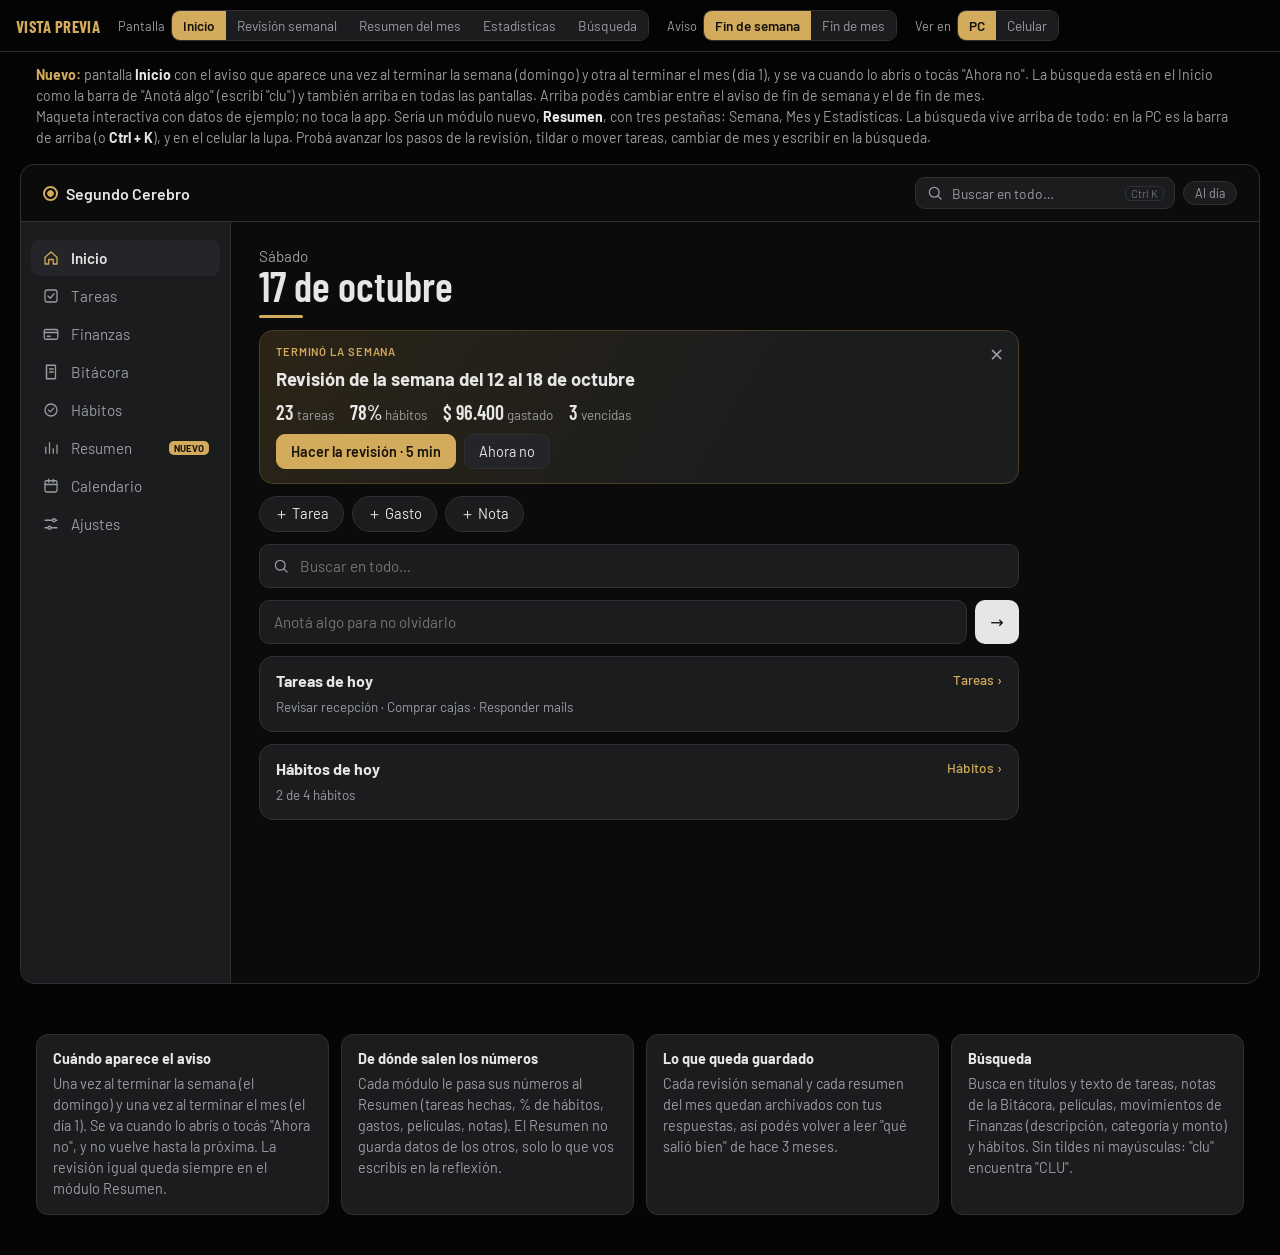
<file: docs/vistas-previas/resumen-busqueda.html>
<!doctype html>
<html lang="es"><head><meta charset="utf-8"><meta name="viewport" content="width=device-width,initial-scale=1">
<title>Vista previa · Resumen y búsqueda</title>
<link rel="preconnect" href="https://fonts.googleapis.com"><link href="https://fonts.googleapis.com/css2?family=Barlow:wght@400;500;600;700&family=Barlow+Condensed:wght@500;600&display=swap" rel="stylesheet">
<style>
:root{--papel:#0B0B0C;--superficie:#1B1C1E;--superficie-2:#242528;--superficie-3:#2c2d31;--tinta:#E6E6E6;--tinta-2:#9A9C9F;--tinta-3:#6B6E72;--linea:#2E3033;--laton:#D3AB5C;--laton-f:#2B2416;--verde:#6FB4A0;--verde-f:#17302A;--rojo:#E2786C;--rojo-f:#3A201D;--azul:#8DB4DC;--violeta:#B9A2E0;--titulo:'Barlow Condensed','Barlow',sans-serif;color-scheme:dark}
*{box-sizing:border-box}body{margin:0;background:#050506;color:var(--tinta);font-family:'Barlow',system-ui,sans-serif}
button,input,textarea{font:inherit;color:inherit}
.ic{width:18px;height:18px;flex:none}
.control{position:sticky;top:0;z-index:30;background:#050506ee;backdrop-filter:blur(8px);border-bottom:1px solid var(--linea);padding:10px 16px;display:flex;flex-wrap:wrap;gap:10px 18px;align-items:center}
.control b{font-family:var(--titulo);font-size:1.05rem;letter-spacing:.02em;color:var(--laton)}
.g{display:flex;align-items:center;gap:6px;flex-wrap:wrap}.g>span{font-size:.8rem;color:var(--tinta-2)}
.seg{display:inline-flex;border:1px solid var(--linea);border-radius:9px;overflow:hidden;flex-wrap:wrap}
.seg button{border:0;background:var(--superficie);padding:6px 11px;font-size:.85rem;cursor:pointer;color:var(--tinta-2)}
.seg button.sel{background:var(--laton);color:#17130a;font-weight:600}
.nota-prev{max-width:1240px;margin:12px auto 0;padding:0 16px;color:var(--tinta-2);font-size:.88rem;line-height:1.5}
.escena{padding:16px 16px 50px;display:flex;justify-content:center}
.app{width:1240px;max-width:100%;background:var(--papel);border:1px solid var(--linea);border-radius:14px;overflow:hidden;display:grid;grid-template-columns:210px 1fr;grid-template-rows:auto 1fr;min-height:820px;position:relative}
.app.cel{width:390px;grid-template-columns:1fr;border-radius:28px}
.barra{grid-column:1/-1;display:flex;justify-content:space-between;align-items:center;gap:10px;padding:12px 22px;border-bottom:1px solid var(--linea)}
.app.cel .barra{padding:12px 14px}
.marca{display:flex;align-items:center;gap:8px;font-weight:600;white-space:nowrap}.marca i{width:15px;height:15px;border-radius:50%;border:2px solid var(--laton);background:radial-gradient(circle,var(--laton) 0 3px,transparent 3.5px)}
.barra-der{display:flex;align-items:center;gap:8px}
.chip{border:1px solid var(--linea);background:var(--superficie);border-radius:999px;padding:4px 11px;font-size:.78rem;color:var(--tinta-2)}
.buscar-b{display:flex;align-items:center;gap:8px;border:1px solid var(--linea);background:var(--superficie);border-radius:10px;padding:6px 10px;color:var(--tinta-2);font-size:.86rem;cursor:pointer;min-width:260px}
.buscar-b kbd{margin-left:auto;font-family:inherit;font-size:.7rem;border:1px solid var(--linea);border-radius:5px;padding:0 5px;color:var(--tinta-3)}
.app.cel .buscar-b{min-width:0;padding:7px;border-radius:50%}.app.cel .buscar-b span,.app.cel .buscar-b kbd{display:none}
.menu{background:var(--superficie);border-right:1px solid var(--linea);padding:18px 10px;display:flex;flex-direction:column;gap:2px}
.menu a{display:flex;gap:11px;align-items:center;padding:9px 11px;border-radius:9px;color:var(--tinta-2);font-size:.95rem;cursor:pointer}
.menu a.sel{background:var(--superficie-2);color:var(--tinta);font-weight:600}.menu a.sel svg{color:var(--laton)}
.menu a.nuevo::after{content:'NUEVO';font-size:.6rem;font-weight:700;color:#17130a;background:var(--laton);border-radius:5px;padding:1px 5px;margin-left:auto}
.app.cel .menu{position:absolute;bottom:0;left:0;right:0;flex-direction:row;justify-content:space-around;padding:8px 4px 14px;border-right:0;border-top:1px solid var(--linea);z-index:3}
.app.cel .menu a{flex-direction:column;gap:3px;font-size:.68rem;padding:4px;background:none}
.app.cel .menu a.nuevo::after,.app.cel .menu a.solo-pc{display:none}
.contenido{padding:24px 28px 40px;min-width:0}
.app.cel .contenido{padding:16px 14px 100px}
.cab{display:flex;align-items:flex-start;gap:12px;flex-wrap:wrap;margin-bottom:16px}
.cab h1{font-family:var(--titulo);font-weight:600;font-size:2.2rem;margin:0;line-height:1}
.cab p{margin:4px 0 0;color:var(--tinta-2);font-size:.92rem}
.cab .der{margin-left:auto;display:flex;gap:8px;align-items:center}
.app.cel .cab h1{font-size:1.8rem}.app.cel .cab .der{margin-left:0;width:100%}
.pest{display:inline-flex;background:var(--superficie);border:1px solid var(--linea);border-radius:10px;padding:3px}
.pest button{border:0;background:none;padding:6px 12px;border-radius:7px;font-size:.88rem;color:var(--tinta-2);cursor:pointer}
.pest button.sel{background:var(--superficie-3);color:var(--tinta);font-weight:600}
.app.cel .pest{width:100%}.app.cel .pest button{flex:1;padding:6px 2px}
.card{background:var(--superficie);border:1px solid var(--linea);border-radius:14px;padding:14px 16px;display:grid;gap:10px;min-width:0;align-content:start}
.card h3{margin:0;font-size:1rem;display:flex;align-items:center;gap:8px}.card h3 small{margin-left:auto;color:var(--tinta-2);font-weight:400;font-size:.78rem}
.sub{color:var(--tinta-2);font-size:.84rem;line-height:1.4}
.grid2{display:grid;grid-template-columns:repeat(2,minmax(0,1fr));gap:14px}
.grid3{display:grid;grid-template-columns:repeat(3,minmax(0,1fr));gap:14px}
.app.cel .grid2,.app.cel .grid3{grid-template-columns:1fr}
.flecha{width:30px;height:30px;border-radius:50%;border:1px solid var(--linea);background:var(--superficie-2);display:grid;place-items:center;cursor:pointer;color:var(--tinta-2)}
/* KPIs */
.kpis{display:grid;grid-template-columns:repeat(6,minmax(0,1fr));gap:10px;margin-bottom:14px}
.app.cel .kpis{grid-template-columns:repeat(2,minmax(0,1fr))}
.kpi{background:var(--superficie);border:1px solid var(--linea);border-radius:12px;padding:10px 12px;display:grid;gap:2px;min-width:0}
.kpi small{color:var(--tinta-2);font-size:.74rem}
.kpi b{font-family:var(--titulo);font-size:1.6rem;font-weight:600;line-height:1.1;white-space:nowrap}
.kpi em{font-style:normal;font-size:.74rem}.up{color:var(--verde)}.down{color:var(--rojo)}.neutro{color:var(--tinta-3)}
/* barras horizontales */
.hb{display:grid;gap:7px}
.hb-f{display:grid;grid-template-columns:minmax(0,110px) 1fr auto;gap:10px;align-items:center;font-size:.84rem}
.hb-f span:first-child{overflow:hidden;text-overflow:ellipsis;white-space:nowrap;color:var(--tinta-2)}
.hb-f i{display:block;height:8px;border-radius:4px;background:var(--laton)}
.hb-f .pista{background:var(--superficie-2);border-radius:4px}
.hb-f b{font-weight:500;font-variant-numeric:tabular-nums;font-size:.82rem}
.hb-f .lim{position:relative}.hb-f .lim::after{content:'';position:absolute;top:-3px;bottom:-3px;width:2px;background:var(--tinta-2);left:var(--l)}
.hb-f i.pasado{background:var(--rojo)}
/* destacados */
.dest{display:grid;gap:8px}
.dest div{display:flex;gap:10px;align-items:flex-start;font-size:.88rem;line-height:1.35}
.dest .e{width:26px;height:26px;border-radius:8px;display:grid;place-items:center;flex:none;font-size:.85rem;background:var(--laton-f);color:var(--laton)}
.dest .e.r{background:var(--rojo-f);color:var(--rojo)}
.dest small{display:block;color:var(--tinta-2)}
/* reflexión */
.refl label{display:grid;gap:4px;font-size:.84rem;color:var(--tinta-2)}
.refl textarea{background:var(--superficie-2);border:1px solid var(--linea);border-radius:9px;padding:8px 10px;resize:vertical;min-height:52px;font-size:.9rem}
/* revisión semanal */
.rev{display:grid;grid-template-columns:240px minmax(0,1fr);gap:16px;align-items:start}
.app.cel .rev{grid-template-columns:1fr}
.pasos{display:grid;gap:4px}
.app.cel .pasos{display:flex;gap:4px;overflow-x:auto;padding-bottom:2px}
.paso{display:flex;align-items:center;gap:10px;padding:9px 10px;border-radius:10px;cursor:pointer;color:var(--tinta-2);font-size:.9rem}
.paso .n{width:24px;height:24px;border-radius:50%;border:1.5px solid var(--linea);display:grid;place-items:center;font-size:.78rem;flex:none}
.paso.ok .n{background:var(--laton);border-color:var(--laton);color:#17130a}
.paso.sel{background:var(--superficie);color:var(--tinta);font-weight:600}.paso.sel .n{border-color:var(--laton);color:var(--laton)}
.paso.ok.sel .n{color:#17130a}
.app.cel .paso{flex:none;padding:6px 8px}.app.cel .paso span:last-child{display:none}.app.cel .paso.sel span:last-child{display:inline}
.rev-pie{display:flex;gap:8px;justify-content:space-between;align-items:center;margin-top:4px}
.bt{border:1px solid var(--linea);background:var(--superficie-2);border-radius:9px;padding:8px 14px;cursor:pointer;font-size:.9rem}
.bt.p{background:var(--laton);border-color:var(--laton);color:#17130a;font-weight:600}
.bt.ch{padding:4px 9px;font-size:.78rem;border-radius:7px}
.fila{display:flex;align-items:center;gap:10px;padding:8px 0;border-top:1px solid var(--linea);font-size:.9rem;flex-wrap:wrap}
.fila:first-of-type{border-top:0}
.fila .t{flex:1;min-width:150px}.fila .t small{display:block;color:var(--tinta-2);font-size:.76rem}
.fila .acc{display:flex;gap:4px;flex-wrap:wrap}
.fila.hecho{opacity:.45}.fila.hecho .t{text-decoration:line-through}
.vence{color:var(--rojo);font-size:.76rem}
.semana7{display:flex;gap:3px}.semana7 i{width:11px;height:11px;border-radius:3px;background:var(--superficie-3)}.semana7 i.on{background:var(--laton)}.semana7 i.x{background:var(--rojo)}.semana7 i.d{background:var(--azul)}
.barra-m{height:7px;border-radius:5px;background:var(--superficie-2);overflow:hidden}.barra-m i{display:block;height:100%;background:var(--laton)}
.puntaje{display:flex;align-items:center;gap:14px;background:linear-gradient(90deg,var(--laton-f),transparent);border:1px solid #4a3f24;border-radius:14px;padding:12px 16px;margin-bottom:14px}
.puntaje b{font-size:1.1rem;display:block}.puntaje small{color:var(--tinta-2)}
.dias-p{display:grid;grid-template-columns:repeat(7,minmax(0,1fr));gap:6px}
.dp{background:var(--superficie-2);border-radius:9px;padding:6px 4px;text-align:center;font-size:.72rem;color:var(--tinta-2);display:grid;gap:3px;border:1px dashed transparent}
.dp b{font-family:var(--titulo);font-size:1.1rem;color:var(--tinta)}
.dp.drop{border-color:var(--laton)}
.dp .cnt{font-size:.68rem;color:var(--laton)}
/* estadísticas */
.graf svg{width:100%;height:auto;display:block}
.ley{display:flex;gap:12px;flex-wrap:wrap;font-size:.76rem;color:var(--tinta-2)}.ley span{display:inline-flex;align-items:center;gap:5px}.ley i{width:10px;height:3px;border-radius:2px;display:inline-block}
.rec{display:grid;grid-template-columns:repeat(4,minmax(0,1fr));gap:10px}
.app.cel .rec{grid-template-columns:repeat(2,minmax(0,1fr))}
.rec div{background:var(--superficie-2);border-radius:10px;padding:10px 12px}.rec b{display:block;font-family:var(--titulo);font-size:1.35rem}.rec small{color:var(--tinta-2);font-size:.74rem;line-height:1.3;display:block}
/* búsqueda */
.velo{position:absolute;inset:0;background:#000b;z-index:20;display:flex;justify-content:center;align-items:flex-start;padding-top:70px}
.app.cel .velo{padding:0;background:var(--papel)}
.bus{width:640px;max-width:calc(100% - 40px);background:var(--superficie);border:1px solid var(--linea);border-radius:16px;overflow:hidden;display:flex;flex-direction:column;max-height:calc(100% - 120px)}
.app.cel .bus{width:100%;max-width:none;max-height:none;height:100%;border:0;border-radius:0}
.bus-in{display:flex;align-items:center;gap:10px;padding:12px 14px;border-bottom:1px solid var(--linea)}
.bus-in input{flex:1;background:none;border:0;outline:0;font-size:1.05rem;min-width:0}
.bus-in .esc{font-size:.72rem;border:1px solid var(--linea);border-radius:5px;padding:1px 6px;color:var(--tinta-3);cursor:pointer}
.app.cel .bus-in .esc{border:0;font-size:.9rem;color:var(--laton)}
.filtros{display:flex;gap:6px;padding:10px 14px;overflow-x:auto;border-bottom:1px solid var(--linea)}
.filtros button{border:1px solid var(--linea);background:var(--superficie-2);border-radius:999px;padding:4px 11px;font-size:.8rem;cursor:pointer;color:var(--tinta-2);white-space:nowrap}
.filtros button.sel{background:var(--laton);border-color:var(--laton);color:#17130a;font-weight:600}
.filtros button small{opacity:.7;margin-left:3px}
.res{overflow-y:auto;padding:6px 0 10px}
.res h4{margin:10px 14px 4px;font-size:.7rem;letter-spacing:.08em;text-transform:uppercase;color:var(--tinta-3);font-weight:600;display:flex;justify-content:space-between}
.res h4 a{color:var(--laton);letter-spacing:0;text-transform:none;font-weight:500;cursor:pointer}
.r{display:flex;gap:11px;align-items:center;padding:8px 14px;cursor:pointer}
.r:hover,.r.act{background:var(--superficie-2)}
.r .ri{width:30px;height:30px;border-radius:8px;background:var(--superficie-2);display:grid;place-items:center;color:var(--tinta-2);flex:none}
.r.act .ri,.r:hover .ri{background:var(--superficie-3)}
.r .rt{flex:1;min-width:0}.r .rt b{font-weight:500;display:block;white-space:nowrap;overflow:hidden;text-overflow:ellipsis}
.r .rt small{display:block;color:var(--tinta-2);font-size:.78rem;white-space:nowrap;overflow:hidden;text-overflow:ellipsis}
.r .rd{font-size:.76rem;color:var(--tinta-3);white-space:nowrap}
mark{background:#5a4718;color:var(--tinta);border-radius:3px;padding:0 1px}
.bus-pie{border-top:1px solid var(--linea);padding:8px 14px;font-size:.74rem;color:var(--tinta-3);display:flex;gap:14px}
.app.cel .bus-pie{display:none}
.recientes{display:flex;flex-wrap:wrap;gap:6px;padding:4px 14px}
.recientes span{border:1px solid var(--linea);border-radius:999px;padding:3px 10px;font-size:.8rem;color:var(--tinta-2);cursor:pointer}
/* inicio */
.ini{display:grid;gap:12px;max-width:760px}
.fecha small{color:var(--tinta-2);font-size:.95rem}.fecha h2{font-family:var(--titulo);font-weight:600;font-size:2.6rem;margin:0;line-height:1}.fecha i{display:block;width:44px;height:3px;background:var(--laton);border-radius:2px;margin-top:8px}
.app.cel .fecha h2{font-size:2.2rem}
.accesos{display:flex;gap:8px;flex-wrap:wrap}.acceso{display:inline-flex;align-items:center;gap:6px;border:1px solid var(--linea);background:var(--superficie);border-radius:999px;padding:7px 14px;font-size:.92rem}
.barra-in{display:flex;gap:8px}.barra-in label{flex:1;display:flex;align-items:center;gap:8px;background:var(--superficie);border:1px solid var(--linea);border-radius:10px;padding:0 12px;min-height:44px;color:var(--tinta-2);min-width:0}
.barra-in input{flex:1;background:none;border:0;outline:0;min-width:0;font-size:.95rem}
.barra-in .ir{width:44px;height:44px;border-radius:10px;background:var(--tinta);color:#111;display:grid;place-items:center;flex:none;border:0}
.aviso-rev{position:relative;background:linear-gradient(120deg,#2B2416,#1B1C1E 70%);border:1px solid #4a3f24;border-radius:14px;padding:14px 16px;display:grid;gap:10px}
.aviso-rev .x{position:absolute;top:8px;right:10px;border:0;background:none;color:var(--tinta-2);font-size:1.1rem;cursor:pointer;padding:4px}
.aviso-rev .et{font-size:.7rem;letter-spacing:.08em;text-transform:uppercase;color:var(--laton);font-weight:600}
.aviso-rev b.t{font-size:1.15rem}
.aviso-rev .mini{display:flex;gap:16px;flex-wrap:wrap;font-size:.84rem;color:var(--tinta-2)}.aviso-rev .mini b{color:var(--tinta);font-family:var(--titulo);font-size:1.25rem;font-weight:600;margin-right:3px}
.aviso-rev .bot{display:flex;gap:8px;flex-wrap:wrap}
.blq{background:var(--superficie);border:1px solid var(--linea);border-radius:14px;padding:14px 16px;display:grid;gap:8px}.blq h3{margin:0;font-size:1rem;display:flex}.blq h3 a{margin-left:auto;color:var(--laton);font-weight:500;font-size:.85rem}
.desp{background:var(--superficie);border:1px solid var(--linea);border-radius:12px;overflow:hidden;margin-top:-4px}
.desp .r{padding:7px 12px}.desp .mas{display:block;padding:9px 12px;color:var(--laton);font-size:.85rem;border-top:1px solid var(--linea);cursor:pointer}
/* ideas */
.ideas{max-width:1240px;margin:0 auto;padding:0 16px 40px;display:grid;grid-template-columns:repeat(auto-fit,minmax(280px,1fr));gap:12px}
.ideas div{background:var(--superficie);border:1px solid var(--linea);border-radius:12px;padding:14px 16px;font-size:.9rem;color:var(--tinta-2);line-height:1.45}
.ideas div b{color:var(--tinta);display:block;margin-bottom:4px}
</style></head><body>
<div class="control">
  <b>VISTA PREVIA</b>
  <div class="g"><span>Pantalla</span><div class="seg" id="pant"><button class="sel" data-v="ini">Inicio</button><button data-v="rev">Revisión semanal</button><button data-v="mes">Resumen del mes</button><button data-v="est">Estadísticas</button><button data-v="bus">Búsqueda</button></div></div>
  <div class="g" id="gAviso"><span>Aviso</span><div class="seg" id="avi"><button class="sel" data-v="sem">Fin de semana</button><button data-v="mes">Fin de mes</button></div></div>
  <div class="g"><span>Ver en</span><div class="seg" id="disp"><button class="sel" data-v="pc">PC</button><button data-v="cel">Celular</button></div></div>
</div>
<p class="nota-prev"><b style="color:var(--laton)">Nuevo:</b> pantalla <b style="color:var(--tinta)">Inicio</b> con el aviso que aparece una vez al terminar la semana (domingo) y otra al terminar el mes (día 1), y se va cuando lo abrís o tocás "Ahora no". La búsqueda está en el Inicio como la barra de "Anotá algo" (escribí "clu") y también arriba en todas las pantallas. Arriba podés cambiar entre el aviso de fin de semana y el de fin de mes.<br>Maqueta interactiva con datos de ejemplo; no toca la app. Sería un módulo nuevo, <b style="color:var(--tinta)">Resumen</b>, con tres pestañas: Semana, Mes y Estadísticas. La búsqueda vive arriba de todo: en la PC es la barra de arriba (o <b style="color:var(--tinta)">Ctrl + K</b>), y en el celular la lupa. Probá avanzar los pasos de la revisión, tildar o mover tareas, cambiar de mes y escribir en la búsqueda.</p>
<div class="escena"><div class="app" id="app">
  <div class="barra"><div class="marca"><i></i>Segundo Cerebro</div><div class="barra-der"><span class="buscar-b" id="abrirBus"><svg class="ic" viewBox="0 0 24 24" fill="none" stroke="currentColor" stroke-width="1.7" stroke-linecap="round"><circle cx="11" cy="11" r="6.5"/><path d="m20 20-4.2-4.2"/></svg><span>Buscar en todo…</span><kbd>Ctrl K</kbd></span><span class="chip">Al día</span></div></div>
  <nav class="menu" id="menu"></nav>
  <main class="contenido" id="cont"></main>
  <div id="velo"></div>
</div></div>
<div class="ideas">
  <div><b>Cuándo aparece el aviso</b>Una vez al terminar la semana (el domingo) y una vez al terminar el mes (el día 1). Se va cuando lo abrís o tocás "Ahora no", y no vuelve hasta la próxima. La revisión igual queda siempre en el módulo Resumen.</div>
  <div><b>De dónde salen los números</b>Cada módulo le pasa sus números al Resumen (tareas hechas, % de hábitos, gastos, películas, notas). El Resumen no guarda datos de los otros, solo lo que vos escribís en la reflexión.</div>
  <div><b>Lo que queda guardado</b>Cada revisión semanal y cada resumen del mes quedan archivados con tus respuestas, así podés volver a leer "qué salió bien" de hace 3 meses.</div>
  <div><b>Búsqueda</b>Busca en títulos y texto de tareas, notas de la Bitácora, películas, movimientos de Finanzas (descripción, categoría y monto) y hábitos. Sin tildes ni mayúsculas: "clu" encuentra "CLU".</div>
</div>
<script>
const S=(t,c='ic')=>`<svg class="${c}" viewBox="0 0 24 24" fill="none" stroke="currentColor" stroke-width="1.7" stroke-linecap="round" stroke-linejoin="round">${t}</svg>`;
const I={home:'<path d="M4 11 12 4l8 7v9h-5v-6H9v6H4Z"/>',tareas:'<rect x="4" y="4" width="16" height="16" rx="3"/><path d="m8 12 3 3 5-6"/>',fin:'<rect x="3" y="6" width="18" height="13" rx="2"/><path d="M3 10h18M7 15h4"/>',bit:'<path d="M6 3h11a1 1 0 0 1 1 1v16a1 1 0 0 1-1 1H6Z"/><path d="M6 3v18M10 8h5M10 12h5"/>',cal:'<rect x="4" y="5" width="16" height="15" rx="2"/><path d="M4 10h16M9 3v4M15 3v4"/>',aj:'<path d="M4 7h10M18 7h2M4 17h4M12 17h8"/><circle cx="16" cy="7" r="2"/><circle cx="10" cy="17" r="2"/>',hab:'<circle cx="12" cy="12" r="8"/><path d="m8.5 12 2.5 2.5 4.5-5"/>',res:'<path d="M5 19V11M10 19V5M15 19v-6M20 19V8"/>',izq:'<path d="m15 6-6 6 6 6"/>',der:'<path d="m9 6 6 6-6 6"/>',film:'<rect x="4" y="5" width="16" height="14" rx="2"/><path d="M8 5v14M16 5v14M4 9h4M4 15h4M16 9h4M16 15h4"/>',meta:'<circle cx="12" cy="12" r="8"/><circle cx="12" cy="12" r="4"/>',lupa:'<circle cx="11" cy="11" r="6.5"/><path d="m20 20-4.2-4.2"/>',reloj:'<circle cx="12" cy="12" r="8"/><path d="M12 8v4l3 2"/>'};
let pant='ini',avisoTipo='sem',avisoVisto=false,cel=false,paso=0,mesOff=0,filtro='todo',consulta='clu';
const fmt=n=>'$ '+Math.round(n).toLocaleString('es-AR');
function menu(){const it=[['home','Inicio'],['tareas','Tareas'],['fin','Finanzas'],['bit','Bitácora'],['hab','Hábitos'],['res','Resumen','res',1],['cal','Calendario'],['aj','Ajustes']];
document.getElementById('menu').innerHTML=it.map(([i,n,p,nu])=>`<a class="${(i==='home'?pant==='ini':p&&!['bus','ini'].includes(pant))?'sel':''}${nu?' nuevo':''}${['cal','aj','fin'].includes(i)?' solo-pc':''}">${S(I[i])}<span>${n}</span></a>`).join('');}
function cab(tab){return `<div class="cab"><div><h1>Resumen</h1><p>Cómo te fue, en qué estás y hacia dónde vas.</p></div><div class="der"><div class="pest">${[['rev','Semana'],['mes','Mes'],['est','Estadísticas']].map(([v,t])=>`<button class="${tab===v?'sel':''}" data-ir="${v}">${t}</button>`).join('')}</div></div></div>`;}

// ── Revisión semanal ──
const VENC=[{t:'Llamar al mecánico',l:'Mudanza',v:'hace 3 días'},{t:'Informe semanal logística',l:'Muchtek',v:'ayer'},{t:'Renovar credencial CLU',l:'Tiro',v:'hace 6 días'}];
const HAB=[['Leer 20 minutos',[1,1,1,1,1,1,0],'6 de 7'],['Entrenar',[1,0,1,0,1,'d',0],'3 de 4 · ✓ cumplido'],['Tomar agua',[1,1,'x',1,1,1,1],'6 de 7'],['Práctica en seco',[1,1,0,1,'x',0,0],'3 de 5']];
const SIN=[{t:'Contratar flete',l:'Mudanza'},{t:'Preparar examen teórico CLU',l:'Tiro'},{t:'Revisar PG-LOG-014',l:'Procedimientos'},{t:'Ordenar Bandeja de la Bitácora',l:'Bandeja'}];
const PASOS=['Cómo te fue','Tareas vencidas','Hábitos','Plata','Metas','Próxima semana','Reflexión'];
let hechos=new Set(),asign={};
function revision(){
 const dia=['Lun','Mar','Mié','Jue','Vie','Sáb','Dom'];
 const cuerpos=[
 ()=>`<div class="card"><h3>La semana del 12 al 18 de octubre</h3>
   <div class="kpis" style="grid-template-columns:repeat(${cel?2:4},minmax(0,1fr));margin:0">
    <div class="kpi"><small>Tareas hechas</small><b>23</b><em class="up">▲ 5 vs la anterior</em></div>
    <div class="kpi"><small>Hábitos</small><b>78%</b><em class="up">▲ 6 puntos</em></div>
    <div class="kpi"><small>Gastado</small><b>${fmt(96400)}</b><em class="down">▲ 12% más</em></div>
    <div class="kpi"><small>Notas nuevas</small><b>9</b><em class="neutro">= igual</em></div></div>
   <div class="dest"><div><span class="e">★</span><span>Tu mejor día fue el <b>miércoles</b>: 7 tareas y todos los hábitos.<small>Coincide con el día que entrenaste a la mañana.</small></span></div>
   <div><span class="e">🔥</span><span>"Leer 20 minutos" llegó a <b>23 días seguidos</b>, tu mejor racha.</span></div>
   <div><span class="e r">!</span><span>Quedaron <b>3 tareas vencidas</b> y "Práctica en seco" bajó a 3 de 5.<small>Lo vemos en los próximos pasos.</small></span></div></div></div>`,
 ()=>`<div class="card"><h3>Tareas vencidas<small>Decidí qué hacer con cada una</small></h3>${VENC.map((x,i)=>`<div class="fila${hechos.has('v'+i)?' hecho':''}"><span class="t">${x.t}<small>${x.l} · <span class="vence">venció ${x.v}</span></small></span><span class="acc">${hechos.has('v'+i)?`<span class="sub">${hechos.has('v'+i)?'Listo':''}</span>`:`<button class="bt ch" data-h="v${i}">✓ Hecha</button><button class="bt ch" data-h="v${i}">Lunes</button><button class="bt ch" data-h="v${i}">Sin fecha</button><button class="bt ch" data-h="v${i}">Borrar</button>`}</span></div>`).join('')}<span class="sub">Lo que pases a "Sin fecha" lo vas a encontrar en "Para planificar" del paso 6.</span></div>`,
 ()=>`<div class="card"><h3>Hábitos de la semana<small>78% cumplido</small></h3>${HAB.map(([n,s,t])=>`<div class="fila"><span class="t">${n}<small>${t}</small></span><span class="semana7">${s.map(v=>`<i class="${v===1?'on':v==='x'?'x':v==='d'?'d':''}"></i>`).join('')}</span></div>`).join('')}
  <div class="dest"><div><span class="e r">?</span><span>"Práctica en seco" se cae los fines de semana.<small>¿Lo pasás a lunes a viernes? <button class="bt ch">Sí, cambiar</button> <button class="bt ch">Dejarlo así</button></small></span></div></div></div>`,
 ()=>`<div class="card"><h3>Plata de la semana<small>Gastado ${fmt(96400)}</small></h3><div class="hb">${[['Súper',38200,45000],['Nafta',21000,20000],['Salidas',17400,15000],['Farmacia',9800,12000],['Munición',10000,15000]].map(([n,v,p])=>`<div class="hb-f"><span>${n}</span><span class="pista lim" style="--l:${p/45000*100}%"><i class="${v>p?'pasado':''}" style="width:${v/45000*100}%"></i></span><b>${fmt(v)}</b></div>`).join('')}</div>
  <span class="sub">La rayita es lo que te corresponde por semana según el presupuesto. Nafta y Salidas se pasaron.</span>
  <div class="dest"><div><span class="e">$</span><span>Disponible hasta fin de mes: <b>${fmt(212000)}</b><small>Son ${fmt(16300)} por día para los 13 días que quedan.</small></span></div></div></div>`,
 ()=>`<div class="card"><h3>Metas</h3>${[['Leer 24 libros',0.25,'6 de 24 · vas atrasado 2'],['Entrenar 100 veces',0.24,'24 de 100 · vas adelantado 11'],['Ahorrar para el auto',0.62,`${fmt(930000)} de ${fmt(1500000)} · al ritmo`],['Curso CLU: 20 alumnos aprobados',0.35,'7 de 20 · vas al ritmo']].map(([n,p,t])=>`<div class="fila" style="display:grid;gap:5px"><span class="t">${n}<small>${t}</small></span><span class="barra-m"><i style="width:${p*100}%"></i></span></div>`).join('')}
  <div class="dest"><div><span class="e r">!</span><span>Para ponerte al día con "Leer 24 libros" necesitás 1 libro cada 10 días.</span></div></div></div>`,
 ()=>`<div class="card"><h3>Armá la semana del 19 al 25<small>${cel?'Tocá un día para asignar':'Tocá una tarea y después un día'}</small></h3>
  <div class="dias-p">${dia.map((d,i)=>`<div class="dp" data-dp="${i}">${d}<b>${19+i}</b><span class="cnt">${Object.values(asign).filter(x=>x===i).length+([2,1,3,1,2,0,0][i])} tareas</span></div>`).join('')}</div>
  <span class="sub" style="margin-top:4px">Para planificar</span>${SIN.map((x,i)=>`<div class="fila${asign[i]!==undefined?' hecho':''}" data-sel="${i}" style="cursor:pointer;${selT===i?'background:var(--superficie-2);border-radius:8px;padding-left:8px':''}"><span class="t">${x.t}<small>${x.l}${asign[i]!==undefined?` · ${dia[asign[i]]} ${19+asign[i]}`:''}</small></span></div>`).join('')}
  <span class="sub">Es el mismo Planificador semanal, en chico. También podés ponerle un premio a la semana.</span></div>`,
 ()=>`<div class="card refl"><h3>Reflexión<small>Opcional · queda guardada</small></h3>
  <label>¿Qué salió bien?<textarea placeholder="Ej: terminé el procedimiento de recepción"></textarea></label>
  <label>¿Qué te trabó?<textarea placeholder="Ej: la mudanza me comió las tardes"></textarea></label>
  <label>Tu foco para la semana que viene<textarea placeholder="Una sola cosa"></textarea></label>
  <span class="sub">El foco aparece arriba del Planificador toda la semana.</span></div>`];
 return cab('rev')+`<div class="puntaje"><span style="font-size:1.6rem">🗓️</span><span><b>Revisión de la semana</b><small>Paso ${paso+1} de ${PASOS.length} · unos 5 minutos</small></span></div>
 <div class="rev"><div class="pasos">${PASOS.map((p,i)=>`<div class="paso${i<paso?' ok':''}${i===paso?' sel':''}" data-paso="${i}"><span class="n">${i<paso?'✓':i+1}</span><span>${p}</span></div>`).join('')}</div>
 <div style="display:grid;gap:12px;min-width:0">${cuerpos[paso]()}<div class="rev-pie"><button class="bt" data-mov="-1" ${paso?'':'style="visibility:hidden"'}>‹ Anterior</button><button class="bt p" data-mov="1">${paso===PASOS.length-1?'Terminar revisión':'Siguiente ›'}</button></div></div></div>`;
}
let selT=null;

// ── Resumen del mes ──
const MESES=['Agosto 2026','Septiembre 2026','Octubre 2026'];
function mes(){
 const m=2+mesOff, k=[[18,71,612000,0.42,4,22],[21,74,655000,0.38,6,31],[27,79,598000,0.47,8,36]][m];
 const prev=[[15,68,640000,0.40,3,19],[18,71,612000,0.42,4,22],[21,74,655000,0.38,6,31]][m];
 const d=(a,b,inv)=>{const x=a-b;if(!x)return '<em class="neutro">= igual</em>';const bien=inv?x<0:x>0;return `<em class="${bien?'up':'down'}">${x>0?'▲':'▼'} ${a>1000?Math.abs(Math.round(x/b*100))+'% '+(x>0?'más':'menos'):Math.abs(Math.round(x*100)/100)}</em>`;};
 return cab('mes')+`<div class="cab" style="margin:-4px 0 12px;align-items:center"><span class="flecha" data-mes="-1">${S(I.izq)}</span><b style="font-size:1.15rem">${MESES[m]}</b><span class="flecha" data-mes="1" ${m===2?'style="opacity:.3"':''}>${S(I.der)}</span>${m===2?'<span class="sub">· en curso, faltan 14 días</span>':''}</div>
 <div class="kpis">
  <div class="kpi"><small>Tareas hechas</small><b>${k[0]*4}</b>${d(k[0]*4,prev[0]*4)}</div>
  <div class="kpi"><small>Hábitos cumplidos</small><b>${k[1]}%</b>${d(k[1],prev[1])}</div>
  <div class="kpi"><small>Gastado</small><b>${fmt(k[2])}</b>${d(k[2],prev[2],true)}</div>
  <div class="kpi"><small>Ahorrado</small><b>${Math.round(k[3]*100)}%</b><em class="neutro">del ingreso</em></div>
  <div class="kpi"><small>Películas y series</small><b>${k[4]}</b>${d(k[4],prev[4])}</div>
  <div class="kpi"><small>Notas nuevas</small><b>${k[5]}</b>${d(k[5],prev[5])}</div></div>
 <div class="grid3">
  <div class="card"><h3>Lo mejor del mes</h3><div class="dest">
   <div><span class="e">🔥</span><span>Racha récord en "Leer 20 minutos": 23 días.</span></div>
   <div><span class="e">✓</span><span>Terminaste el proyecto <b>Procedimientos de recepción</b> (14 tareas).</span></div>
   <div><span class="e">$</span><span>Gastaste 9% menos que en septiembre.</span></div>
   <div><span class="e">🎬</span><span>Mejor calificada: <b>Dune: Parte Dos</b> · 9/10</span></div></div></div>
  <div class="card"><h3>Gastos por categoría<small>vs presupuesto</small></h3><div class="hb">${[['Alquiler',230000,230000],['Súper',152000,180000],['Servicios',64000,60000],['Nafta',58000,60000],['Salidas',49000,40000],['Munición',30000,40000]].map(([n,v,p])=>`<div class="hb-f"><span>${n}</span><span class="pista lim" style="--l:${Math.min(100,p/230000*100)}%"><i class="${v>p?'pasado':''}" style="width:${v/230000*100}%"></i></span><b>${fmt(v)}</b></div>`).join('')}</div></div>
  <div class="card"><h3>Hábitos del mes</h3><div class="hb">${[['Leer 20 min',.93],['Tomar agua',.86],['Entrenar',.75],['Práctica en seco',.58],['Meditar',.41]].map(([n,p])=>`<div class="hb-f"><span>${n}</span><span class="pista"><i style="width:${p*100}%"></i></span><b>${Math.round(p*100)}%</b></div>`).join('')}</div></div>
 </div>
 <div class="grid2" style="margin-top:14px">
  <div class="card"><h3>Áreas donde pusiste el tiempo<small>tareas hechas</small></h3><div class="hb">${[['Muchtek',41],['Tiro / CLU',26],['Mudanza',19],['Personal',15],['Procedimientos',7]].map(([n,v])=>`<div class="hb-f"><span>${n}</span><span class="pista"><i style="width:${v/41*100}%;background:var(--azul)"></i></span><b>${v}</b></div>`).join('')}</div></div>
  <div class="card refl"><h3>Cierre del mes<small>Opcional</small></h3><label>¿Qué te llevás de ${MESES[m].split(' ')[0].toLowerCase()}?<textarea></textarea></label><label>¿Qué cambiás para el mes que viene?<textarea></textarea></label></div>
 </div>`;
}

// ── Estadísticas ──
let rango=6;
function linea(series,et,{alto=150,max,pct=false}={}){const W=cel?360:600,H=alto,p=40,n=et.length,mx=max||Math.max(...series.flatMap(s=>s.v))*1.15;
 const x=i=>p+i*(W-p-8)/(n-1),y=v=>H-24-(v/mx)*(H-40);
 let g='';for(let k=0;k<=3;k++){const v=mx*k/3;g+=`<line x1="${p}" x2="${W-8}" y1="${y(v)}" y2="${y(v)}" stroke="#2E3033"/><text x="${p-6}" y="${y(v)+4}" fill="#6B6E72" font-size="${cel?12:14}" text-anchor="end">${pct?Math.round(v)+'%':Math.round(v)}</text>`;}
 et.forEach((e,i)=>{if(n<=12||i%2===0)g+=`<text x="${x(i)}" y="${H-5}" fill="#6B6E72" font-size="${cel?12:14}" text-anchor="middle">${e}</text>`;});
 series.forEach(s=>{g+=`<path d="${s.v.map((v,i)=>(i?'L':'M')+x(i)+' '+y(v)).join('')}" fill="none" stroke="${s.c}" stroke-width="2.4" stroke-linejoin="round" stroke-linecap="round"/>`;const u=s.v.length-1;g+=`<circle cx="${x(u)}" cy="${y(s.v[u])}" r="4" fill="${s.c}"/>`;});
 return `<div class="graf"><svg viewBox="0 0 ${W} ${H}" role="img">${g}</svg></div>`;}
function barras(vals,et,{alto=150,col='var(--laton)',col2,vals2}={}){const W=cel?360:600,H=alto,p=6,n=et.length,mx=Math.max(...vals,...(vals2||[]))*1.12,bw=(W-2*p)/n;
 let g='';vals.forEach((v,i)=>{const h=(v/mx)*(H-30),w=vals2?bw*.36:bw*.6,x0=p+i*bw+(vals2?bw*.12:bw*.2);g+=`<rect x="${x0}" y="${H-20-h}" width="${w}" height="${h}" rx="3" fill="${col}"/>`;if(vals2){const h2=(vals2[i]/mx)*(H-30);g+=`<rect x="${x0+w+3}" y="${H-20-h2}" width="${w}" height="${h2}" rx="3" fill="${col2}"/>`;}g+=`<text x="${p+i*bw+bw/2}" y="${H-5}" fill="#6B6E72" font-size="${cel?12:14}" text-anchor="middle">${et[i]}</text>`;});
 return `<div class="graf"><svg viewBox="0 0 ${W} ${H}">${g}</svg></div>`;}
function est(){
 const M12=['nov','dic','ene','feb','mar','abr','may','jun','jul','ago','sep','oct'],M=M12.slice(-rango);
 const tareas=[52,44,61,58,70,66,74,69,80,72,84,108].slice(-rango),hab=[55,51,60,63,61,66,70,64,71,71,74,79].slice(-rango);
 const gas=[690,820,610,590,640,600,630,580,620,612,655,598].slice(-rango),ing=[900,1100,880,880,920,920,950,950,980,1050,1050,1130].slice(-rango);
 const film=[3,5,2,4,3,6,2,4,5,4,6,8].slice(-rango),notas=[12,9,15,18,14,20,17,22,19,22,31,36].slice(-rango);
 return cab('est')+`<div class="cab" style="margin:-4px 0 12px;align-items:center"><span class="sub">Período</span><div class="pest">${[3,6,12].map(r=>`<button class="${rango===r?'sel':''}" data-rango="${r}">${r===12?'1 año':r+' meses'}</button>`).join('')}</div></div>
 <div class="card" style="margin-bottom:14px"><h3>Récords</h3><div class="rec"><div><b>23 días</b><small>Mejor racha · Leer 20 minutos</small></div><div><b>34 tareas</b><small>Semana más productiva · 6 al 12 de octubre</small></div><div><b>Miércoles</b><small>Tu día más productivo (promedio 6,1 tareas)</small></div><div><b>47%</b><small>Mejor mes de ahorro · agosto</small></div></div></div>
 <div class="grid2">
  <div class="card"><h3>Tareas hechas por mes</h3>${barras(tareas,M)}</div>
  <div class="card"><h3>Hábitos cumplidos<small>% por mes</small></h3>${linea([{v:hab,c:'#D3AB5C'}],M,{max:100,pct:true})}</div>
  <div class="card"><h3>Ingresos y gastos<small>miles de $</small></h3>${barras(gas,M,{col:'#E2786C',col2:'#6FB4A0',vals2:ing})}<div class="ley"><span><i style="background:#E2786C"></i>Gastos</span><span><i style="background:#6FB4A0"></i>Ingresos</span></div></div>
  <div class="card"><h3>Bitácora y Filmoteca</h3>${linea([{v:notas,c:'#8DB4DC'},{v:film,c:'#B9A2E0'}],M)}<div class="ley"><span><i style="background:#8DB4DC"></i>Notas nuevas</span><span><i style="background:#B9A2E0"></i>Películas y series</span></div></div>
 </div>
 <div class="card" style="margin-top:14px"><h3>Qué va con qué<small>cruces entre tus hábitos, tareas y plata</small></h3><div class="dest">
  <div><span class="e">↗</span><span>Las semanas que entrenás 4 veces o más, terminás <b>32% más tareas</b>.</span></div>
  <div><span class="e">↗</span><span>Los días que leés, cumplís el resto de los hábitos un <b>18% más</b>.</span></div>
  <div><span class="e r">↘</span><span>Las semanas con más de ${fmt(25000)} en Salidas, el ahorro del mes baja.</span></div></div><span class="sub">Son cruces simples de tus propios datos; aparecen cuando hay al menos 2 meses de información.</span></div>`;
}

// ── Búsqueda ──
const DATA=[
 ['tareas','Preparar examen teórico CLU','Tiro · sin fecha','',I.tareas],['tareas','Renovar credencial CLU','Tiro · vencida hace 6 días','vencida',I.tareas],['tareas','Clase CLU – grupo 3: armado y desarme','Tiro · jue 22 oct','',I.tareas],['tareas','Revisar recepción de bobinas','Muchtek › Procedimientos · hoy','',I.tareas],
 ['notas','Programa del curso CLU','Bitácora › Tiro · "…módulo 3: normativa y tenencia para el examen del CLU…"','hace 2 días',I.bit],['notas','Alumnos CLU 2026','Bitácora › Tiro (base, 14 notas)','base',I.bit],['notas','Banco de preguntas examen CLU','Bitácora › Tiro · "…120 preguntas de la ANMaC…"','sept',I.bit],['notas','PG-LOG-012 Recepción','Bitácora › Muchtek · "…control de bobinas en MR-INTER…"','oct',I.bit],
 ['finanzas','Cuota curso CLU – Pérez','Ingreso · Banco · 10 oct','+ $ 45.000',I.fin],['finanzas','Munición práctica CLU','Gasto · Munición · 3 oct','$ 30.000',I.fin],['finanzas','Súper Coto','Gasto · Súper · ayer','$ 18.200',I.fin],
 ['habitos','Práctica en seco (tiro)','Hábito · lun a vie · racha 7','',I.hab],['peliculas','Clue (1985)','Película · Para ver','',I.film],['metas','Curso CLU: 20 alumnos aprobados','Meta · 7 de 20 · Bitácora › Alumnos CLU 2026','',I.meta]];
const GN={tareas:'Tareas',notas:'Notas',finanzas:'Finanzas',habitos:'Hábitos',peliculas:'Películas',metas:'Metas'};
const sinT=s=>s.normalize('NFD').replace(/[̀-ͯ]/g,'').toLowerCase();
const marcar=(t,q)=>{if(!q)return t;const i=sinT(t).indexOf(sinT(q));return i<0?t:t.slice(0,i)+'<mark>'+t.slice(i,i+q.length)+'</mark>'+t.slice(i+q.length);};
function busqueda(){
 const q=consulta.trim(),hits=q?DATA.filter(d=>sinT(d[1]+' '+d[2]).includes(sinT(q))):[];
 const cuenta=g=>hits.filter(h=>h[0]===g).length;
 const vis=filtro==='todo'?hits:hits.filter(h=>h[0]===filtro);
 let res='';
 if(!q)res=`<h4>Búsquedas recientes</h4><div class="recientes">${['clu','pg-log','mecánico','dune'].map(r=>`<span data-q="${r}">${r}</span>`).join('')}</div><h4>Abiertos hace poco</h4>${DATA.slice(3,6).map((d,i)=>fila(d,'',i)).join('')}`;
 else if(!vis.length)res=`<p class="sub" style="padding:14px">No encontré nada con "${q}".</p>`;
 else for(const g of Object.keys(GN)){const l=vis.filter(h=>h[0]===g);if(!l.length)continue;const max=filtro==='todo'?3:99;res+=`<h4>${GN[g]} <span>${l.length>max?`<a data-f="${g}">Ver las ${l.length} ›</a>`:''}</span></h4>${l.slice(0,max).map((d,i)=>fila(d,q,g+i)).join('')}`;}
 return `<div class="velo" id="veloIn"><div class="bus"><div class="bus-in">${S(I.lupa)}<input id="q" value="${q}" placeholder="Buscar tareas, notas, gastos, hábitos…" autocomplete="off"><span class="esc" id="cerrar">${cel?'Cerrar':'Esc'}</span></div>
 ${q?`<div class="filtros"><button class="${filtro==='todo'?'sel':''}" data-f="todo">Todo<small>${hits.length}</small></button>${Object.keys(GN).filter(cuenta).map(g=>`<button class="${filtro===g?'sel':''}" data-f="${g}">${GN[g]}<small>${cuenta(g)}</small></button>`).join('')}</div>`:''}
 <div class="res">${res}</div><div class="bus-pie"><span>↑ ↓ moverse</span><span>Enter abrir</span><span>Esc cerrar</span></div></div></div>`;
}
let pr=true,volverA=null;function fila(d,q,k){const a=pr;pr=false;return `<div class="r${a?' act':''}"><span class="ri">${S(d[4])}</span><span class="rt"><b>${marcar(d[1],q)}</b><small>${marcar(d[2],q)}</small></span><span class="rd">${d[3]}</span></div>`;}

// ── Inicio ──
let qIni='';
function inicio(){
 const sem=avisoTipo==='sem';
 const aviso=avisoVisto?'':`<div class="aviso-rev"><button class="x" data-cerrar-aviso title="No mostrar hasta la próxima">✕</button>
  <span class="et">${sem?'Terminó la semana':'Terminó el mes'}</span>
  <b class="t">${sem?'Revisión de la semana del 12 al 18 de octubre':'Resumen de octubre'}</b>
  <span class="mini">${sem?'<span><b>23</b>tareas</span><span><b>78%</b>hábitos</span><span><b>$ 96.400</b>gastado</span><span><b>3</b>vencidas</span>':'<span><b>108</b>tareas</span><span><b>79%</b>hábitos</span><span><b>$ 598.000</b>gastado</span><span><b>8</b>películas</span>'}</span>
  <span class="bot"><button class="bt p" data-ir="${sem?'rev':'mes'}">${sem?'Hacer la revisión · 5 min':'Ver el resumen'}</button><button class="bt" data-cerrar-aviso>Ahora no</button></span></div>`;
 const hits=qIni.trim()?DATA.filter(d=>sinT(d[1]+' '+d[2]).includes(sinT(qIni.trim()))):[];
 pr=true;
 const desp=qIni.trim()?`<div class="desp">${hits.length?hits.slice(0,5).map((d,i)=>fila(d,qIni.trim(),i)).join('')+(hits.length>5?`<span class="mas" data-abrir-bus>Ver los ${hits.length} resultados ›</span>`:''):'<p class="sub" style="padding:10px 12px;margin:0">Nada con eso.</p>'}</div>`:'';
 return `<div class="ini">
 <div class="fecha"><small>Sábado</small><h2>17 de octubre</h2><i></i></div>
 ${aviso}
 <div class="accesos"><span class="acceso">＋ Tarea</span><span class="acceso">＋ Gasto</span><span class="acceso">＋ Nota</span></div>
 <div class="barra-in"><label>${S(I.lupa)}<input id="qini" value="${qIni}" placeholder="Buscar en todo…" autocomplete="off"></label></div>
 ${desp}
 <div class="barra-in"><label><input placeholder="Anotá algo para no olvidarlo"></label><button class="ir">→</button></div>
 <div class="blq"><h3>Tareas de hoy <a>Tareas ›</a></h3><span class="sub">Revisar recepción · Comprar cajas · Responder mails</span></div>
 <div class="blq"><h3>Hábitos de hoy <a>Hábitos ›</a></h3><span class="sub">2 de 4 hábitos</span></div>
 </div>`;}

// ── Pintar ──
function pintar(){
 document.getElementById('app').classList.toggle('cel',cel);menu();
 const base=pant==='bus'?(volverA||'mes'):pant;
 document.getElementById('cont').innerHTML=base==='ini'?inicio():base==='rev'?revision():base==='mes'?mes():est();
 if(base==='ini'&&pant!=='bus'){const q=document.getElementById('qini');q.oninput=()=>{qIni=q.value;const pos=q.selectionStart;pintar();const n=document.getElementById('qini');n.focus();n.setSelectionRange(pos,pos);};}
 pr=true;document.getElementById('velo').innerHTML=pant==='bus'?busqueda():'';
 if(pant==='bus'){const i=document.getElementById('q');i.focus();i.setSelectionRange(i.value.length,i.value.length);
  i.oninput=()=>{consulta=i.value;filtro='todo';pintar();};
  document.getElementById('cerrar').onclick=()=>{pant=volverA||'mes';volverA=null;sel('pant',pant);pintar();};}
}
function sel(id,v){document.querySelectorAll(`#${id} button`).forEach(b=>b.classList.toggle('sel',b.dataset.v===v));}
document.getElementById('pant').onclick=e=>{const v=e.target.dataset.v;if(!v)return;pant=v;sel('pant',v);pintar();};
document.getElementById('avi').onclick=e=>{const v=e.target.dataset.v;if(!v)return;avisoTipo=v;avisoVisto=false;sel('avi',v);pant='ini';sel('pant','ini');pintar();};
document.getElementById('disp').onclick=e=>{const v=e.target.dataset.v;if(!v)return;cel=v==='cel';sel('disp',v);pintar();};
document.getElementById('abrirBus').onclick=()=>{pant='bus';sel('pant','bus');pintar();};
document.addEventListener('keydown',e=>{if((e.ctrlKey||e.metaKey)&&e.key.toLowerCase()==='k'){e.preventDefault();pant='bus';sel('pant','bus');pintar();}if(e.key==='Escape'&&pant==='bus'){pant=volverA||'mes';volverA=null;sel('pant',pant);pintar();}});
document.getElementById('app').addEventListener('click',e=>{const t=e.target.closest('[data-cerrar-aviso],[data-abrir-bus],[data-ir],[data-paso],[data-mov],[data-h],[data-mes],[data-rango],[data-f],[data-q],[data-sel],[data-dp]');
 if(e.target.id==='veloIn'){pant=volverA||'mes';volverA=null;sel('pant',pant);pintar();return;}
 if(!t)return;const d=t.dataset;
 if(t.hasAttribute('data-cerrar-aviso'))avisoVisto=true;
 else if(t.hasAttribute('data-abrir-bus')){consulta=qIni;volverA='ini';pant='bus';sel('pant','bus');}
 else if(d.ir){if(pant==='ini')avisoVisto=true;pant=d.ir;sel('pant',d.ir);}
 else if(d.paso)paso=+d.paso;
 else if(d.mov)paso=Math.max(0,Math.min(PASOS.length-1,paso+ +d.mov));
 else if(d.h)hechos.add(d.h);
 else if(d.mes)mesOff=Math.max(-2,Math.min(0,mesOff+ +d.mes));
 else if(d.rango)rango=+d.rango;
 else if(d.f)filtro=d.f;
 else if(d.q){consulta=d.q;}
 else if(d.sel)selT=selT===+d.sel?null:+d.sel;
 else if(d.dp&&selT!==null){asign[selT]=+d.dp;selT=null;}
 pintar();});
pintar();
</script>
</body></html>
</file>
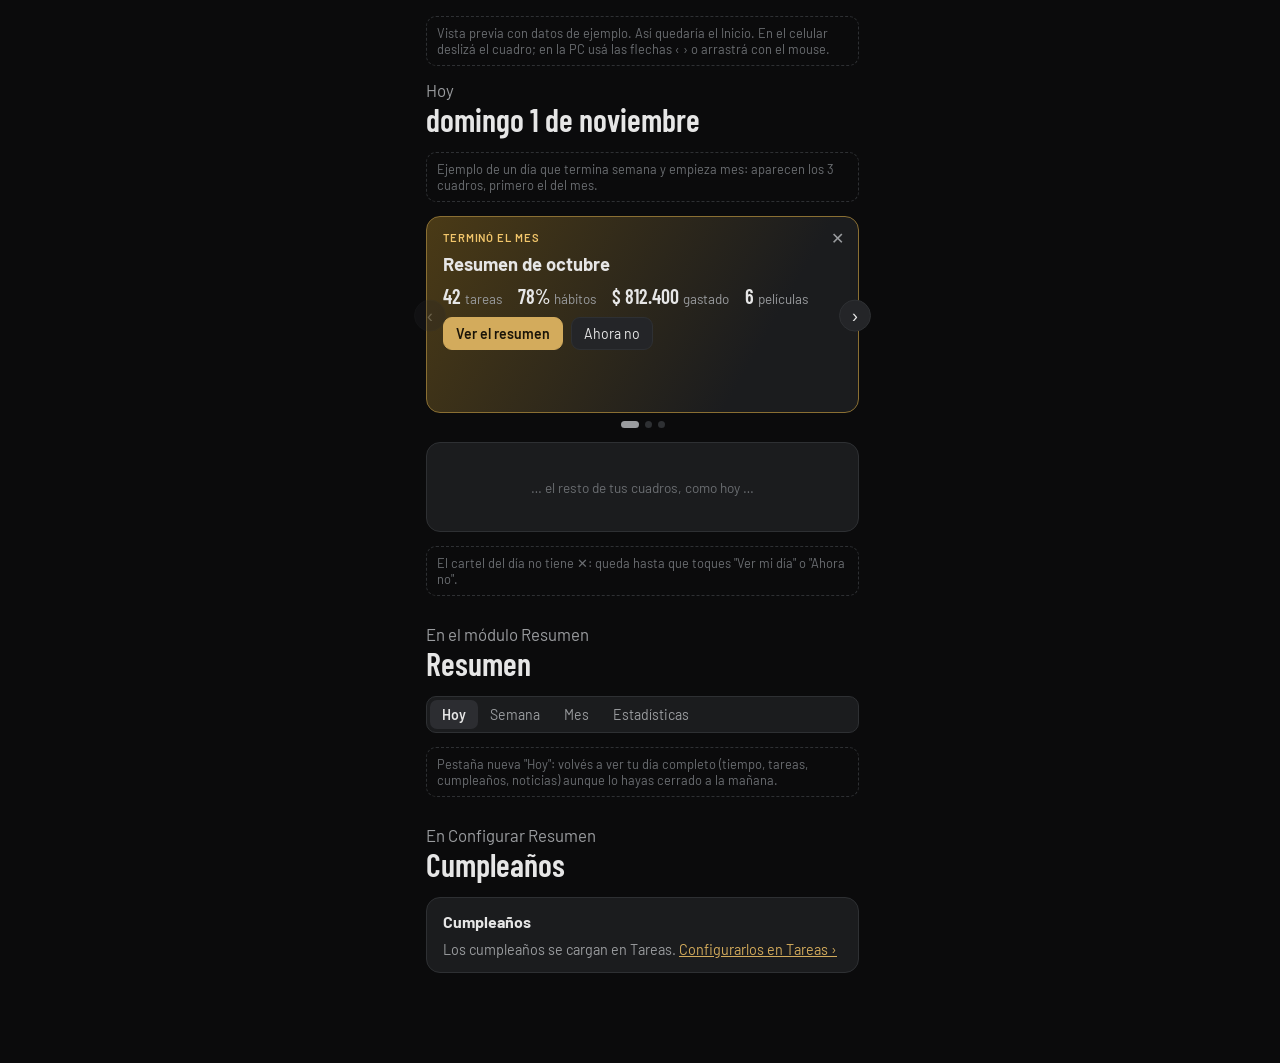
<file: docs/vistas-previas/resumen-diario.html>
<!doctype html>
<html lang="es">
<head>
<meta charset="utf-8">
<meta name="viewport" content="width=device-width, initial-scale=1">
<title>Vista previa · Resumen del día</title>
<link href="https://fonts.googleapis.com/css2?family=Barlow:wght@400;500;600&family=Barlow+Condensed:wght@500;600&display=swap" rel="stylesheet">
<style>
:root { --papel:#0B0B0C; --superficie:#1B1C1E; --superficie-2:#242528; --linea:#2E3033; --laton:#D3AB5C; --laton-fondo:#2B2416;
  --tinta:#E6E6E6; --tinta-2:#9A9C9F; --tinta-3:#6B6E72; --verde:#7BC47F; --rojo:#E07A6B; --azul:#8DB4DC; }
* { box-sizing: border-box; }
body { margin: 0; background: var(--papel); color: var(--tinta); font-family: Barlow, sans-serif; }
.app { max-width: 460px; margin: 0 auto; padding: 16px 16px 90px; display: grid; gap: 14px; }
.nota-previa { font-size: .8rem; color: var(--tinta-3); border: 1px dashed var(--linea); border-radius: 10px; padding: 8px 10px; }
.pest { display: flex; gap: 6px; flex-wrap: wrap; }
.pest button { flex: 1; padding: 8px 6px; border-radius: 9px; border: 1px solid var(--linea); background: var(--superficie); color: var(--tinta-2); font: inherit; font-size: .85rem; cursor: pointer; }
.pest button.sel { color: var(--tinta); border-color: var(--laton); }
.fecha { color: var(--tinta-2); font-size: 1.05rem; }
.fecha b { display: block; color: var(--tinta); font-family: 'Barlow Condensed'; font-size: 2rem; font-weight: 600; }
.tarjeta { background: var(--superficie); border: 1px solid var(--linea); border-radius: 14px; padding: 14px 16px; display: grid; gap: 10px; }
.tarjeta h3 { margin: 0; font-size: 1rem; display: flex; gap: 8px; align-items: baseline; }
.tarjeta h3 small { margin-left: auto; color: var(--tinta-2); font-weight: 400; font-size: .78rem; }
.relleno { height: 60px; display: grid; place-items: center; color: var(--tinta-3); font-size: .85rem; }

/* Carrusel: un solo cuadro que se desliza */
.carru { position: relative; }
.pistas { display: flex; overflow-x: auto; scroll-snap-type: x mandatory; gap: 10px; scrollbar-width: none; }
.pistas::-webkit-scrollbar { display: none; }
.aviso { flex: 0 0 100%; scroll-snap-align: start; position: relative; background: linear-gradient(120deg, var(--laton-fondo), var(--superficie) 70%);
  border: 1px solid #4a3f24; border-radius: 14px; padding: 14px 16px; display: grid; gap: 9px; align-content: start; }
.aviso.mes { background: linear-gradient(120deg, #4a3a16, var(--superficie) 75%); border-color: #8a6f33; }
.aviso.dia { background: linear-gradient(120deg, #1d1a12, var(--superficie) 70%); border-color: #3a3324; }
.aviso.mes .et { color: #F2C66B; } .aviso.dia .et { color: #A88A4E; }
.aviso.dia .bt.p { background: #8a7140; border-color: #8a7140; color: #f3ead6; }
.flecha { position: absolute; top: 50%; transform: translateY(-70%); width: 32px; height: 32px; border-radius: 50%; border: 1px solid var(--linea);
  background: var(--superficie-2); color: var(--tinta); font-size: 1.1rem; cursor: pointer; display: none; z-index: 2; }
.flecha.izq { left: -12px; } .flecha.der { right: -12px; }
@media (hover: hover) and (pointer: fine) { .flecha { display: grid; place-items: center; } .flecha[disabled] { opacity: .25; cursor: default; } }
.pistas.arrastrando { scroll-snap-type: none; cursor: grabbing; user-select: none; }
.lineas a { color: inherit; text-decoration: underline; text-decoration-color: var(--tinta-3); }
.aviso-x { position: absolute; top: 8px; right: 8px; border: 0; background: none; color: var(--tinta-2); font-size: 1rem; cursor: pointer; padding: 4px 6px; }
.et { font-size: .7rem; letter-spacing: .08em; text-transform: uppercase; color: var(--laton); font-weight: 600; }
.titulo { font-size: 1.15rem; padding-right: 22px; }
.mini { display: flex; gap: 6px 16px; flex-wrap: wrap; font-size: .84rem; color: var(--tinta-2); }
.mini b { color: var(--tinta); font-family: 'Barlow Condensed'; font-size: 1.25rem; font-weight: 600; margin-right: 4px; }
.bot { display: flex; gap: 8px; flex-wrap: wrap; }
.bt { padding: 7px 12px; border-radius: 9px; border: 1px solid var(--linea); background: var(--superficie-2); color: var(--tinta); font: inherit; font-size: .88rem; cursor: pointer; }
.bt.p { background: var(--laton); color: #1a1408; border-color: var(--laton); font-weight: 600; }
.puntos { display: flex; justify-content: center; gap: 6px; margin-top: 8px; }
.puntos i { width: 7px; height: 7px; border-radius: 50%; background: var(--linea); }
.puntos i.sel { background: var(--tinta-2); width: 18px; border-radius: 4px; }
.lineas { display: grid; gap: 5px; font-size: .88rem; }
.lineas span { display: flex; gap: 8px; }
.lineas em { font-style: normal; color: var(--tinta-2); min-width: 18px; }

/* Pantalla del día */
.fila { display: flex; gap: 10px; align-items: center; padding: 8px 0; border-top: 1px solid var(--linea); font-size: .92rem; }
.fila:first-of-type { border-top: 0; }
.fila small { color: var(--tinta-2); margin-left: auto; white-space: nowrap; }
.chk { width: 16px; height: 16px; border: 1.5px solid var(--tinta-3); border-radius: 4px; flex: none; }
.clima { display: flex; align-items: center; gap: 14px; }
.clima b { font-family: 'Barlow Condensed'; font-size: 2.6rem; font-weight: 600; line-height: 1; }
.clima .horas { display: flex; gap: 12px; margin-left: auto; font-size: .78rem; color: var(--tinta-2); text-align: center; }
.clima .horas b { font-size: 1rem; display: block; color: var(--tinta); }
.pend { font-size: .82rem; color: var(--tinta-3); border: 1px dashed var(--linea); border-radius: 9px; padding: 8px 10px; }
.noti { display: grid; gap: 3px; padding: 10px 0; border-top: 1px solid var(--linea); cursor: pointer; }
.noti:first-of-type { border-top: 0; }
.noti .tema { font-size: .7rem; text-transform: uppercase; letter-spacing: .06em; color: var(--laton); }
.noti b { font-size: .95rem; font-weight: 500; }
.noti span { font-size: .84rem; color: var(--tinta-2); }

/* Detalle de noticia (hoja de abajo) */
.velo { position: fixed; inset: 0; background: #000a; display: none; align-items: flex-end; justify-content: center; z-index: 5; }
.velo.on { display: flex; }
.hoja { background: var(--superficie); border-radius: 16px 16px 0 0; max-width: 460px; width: 100%; max-height: 85vh; overflow: auto; padding: 18px 16px 24px; display: grid; gap: 10px; }
.hoja h2 { margin: 0; font-size: 1.2rem; }
.hoja p { margin: 0; line-height: 1.45; font-size: .93rem; color: #cfd0d2; }
.hoja a { color: var(--laton); }

/* Configuración */
.campo { display: grid; gap: 6px; font-size: .9rem; }
.campo small { color: var(--tinta-2); }
input, select { background: var(--superficie-2); border: 1px solid var(--linea); color: var(--tinta); border-radius: 9px; padding: 8px 10px; font: inherit; }
.chips { display: flex; gap: 6px; flex-wrap: wrap; }
.chip { padding: 5px 10px; border-radius: 999px; border: 1px solid var(--linea); background: var(--superficie-2); font-size: .84rem; }
.chip.on { border-color: var(--laton); color: var(--laton); }
.chip.sug { border-style: dashed; color: var(--tinta-2); }
.pest2 { display: inline-flex; background: var(--superficie); border: 1px solid var(--linea); border-radius: 10px; padding: 3px; }
.pest2 span { padding: 6px 12px; border-radius: 7px; font-size: .88rem; color: var(--tinta-2); }
.pest2 .sel { background: #2c2d31; color: var(--tinta); font-weight: 600; }
.pantalla[hidden] { display: none; }
.pantalla { display: grid; gap: 14px; }
</style>
</head>
<body>
<div class="app">
  <div class="nota-previa">Vista previa con datos de ejemplo. Así quedaría el Inicio. En el celular deslizá el cuadro; en la PC usá las flechas ‹ › o arrastrá con el mouse.</div>
  <!-- INICIO -->
  <section class="pantalla" id="p-inicio">
    <div class="fecha">Hoy<b>domingo 1 de noviembre</b></div>
    <p class="nota-previa" style="margin:0">Ejemplo de un día que termina semana y empieza mes: aparecen los 3 cuadros, primero el del mes.</p>
    <div class="carru">
      <div class="pistas" id="pistas">
        <section class="aviso mes">
          <button class="aviso-x" aria-label="Cerrar">✕</button>
          <span class="et">Terminó el mes</span>
          <b class="titulo">Resumen de octubre</b>
          <span class="mini"><span><b>42</b>tareas</span><span><b>78%</b>hábitos</span><span><b>$ 812.400</b>gastado</span><span><b>6</b>películas</span></span>
          <span class="bot"><button class="bt p">Ver el resumen</button><button class="bt cerrar">Ahora no</button></span>
        </section>
        <section class="aviso">
          <button class="aviso-x" aria-label="Cerrar">✕</button>
          <span class="et">Terminó la semana</span>
          <b class="titulo">Revisión del 26 oct – 1 nov</b>
          <span class="mini"><span><b>11</b>tareas</span><span><b>82%</b>hábitos</span><span><b>$ 164.000</b>gastado</span><span><b>2</b>vencidas</span></span>
          <span class="bot"><button class="bt p">Hacer la revisión · 5 min</button><button class="bt cerrar">Ahora no</button></span>
        </section>
        <section class="aviso dia">
          <span class="et">Buen día, Matías</span>
          <b class="titulo">Tu domingo 1</b>
          <span class="mini"><span><b>19°</b>parcial nublado</span><span><b>4</b>tareas</span><span><b>1</b>vence</span><span><b>5</b>hábitos</span></span>
          <div class="lineas">
            <span><em>🎂</em><a href="#" onclick="alert('Te lleva a los cumpleaños en Tareas');return false">Cumpleaños de Laura ›</a></span>
            <span><em>📰</em>El dólar cerró estable tras el anuncio del BCRA</span>
          </div>
          <span class="bot"><button class="bt p">Ver mi día</button><button class="bt cerrar">Ahora no</button></span>
        </section>
      </div>
      <button class="flecha izq" id="ant" aria-label="Anterior">‹</button><button class="flecha der" id="sig" aria-label="Siguiente">›</button>
      <div class="puntos" id="puntos"></div>
    </div>
    <div class="tarjeta"><div class="relleno">… el resto de tus cuadros, como hoy …</div></div>
    <p class="nota-previa" style="margin:0">El cartel del día no tiene ✕: queda hasta que toques "Ver mi día" o "Ahora no".</p>

    <div class="fecha" style="margin-top:14px">En el módulo Resumen<b>Resumen</b></div>
    <div class="pest2"><span class="sel">Hoy</span><span>Semana</span><span>Mes</span><span>Estadísticas</span></div>
    <p class="nota-previa" style="margin:0">Pestaña nueva "Hoy": volvés a ver tu día completo (tiempo, tareas, cumpleaños, noticias) aunque lo hayas cerrado a la mañana.</p>

    <div class="fecha" style="margin-top:14px">En Configurar Resumen<b>Cumpleaños</b></div>
    <div class="tarjeta"><h3>Cumpleaños</h3>
      <span style="font-size:.9rem;color:var(--tinta-2)">Los cumpleaños se cargan en Tareas. <a href="#" style="color:var(--laton)" onclick="alert('Te lleva a Tareas');return false">Configurarlos en Tareas ›</a></span></div>
  </section>

</div>

<div class="velo" id="velo"><div class="hoja" id="hoja"></div></div>

<script>
const $ = (s, el = document) => el.querySelector(s);
const $$ = (s, el = document) => [...el.querySelectorAll(s)];


// Carrusel: puntitos y cerrar → pasa al siguiente
const pistas = $('#pistas'), puntos = $('#puntos');
function pintarPuntos() {
  const n = pistas.children.length;
  const i = Math.round(pistas.scrollLeft / (pistas.clientWidth + 10));
  puntos.innerHTML = n > 1 ? Array.from({ length: n }, (_, k) => `<i class="${k === i ? 'sel' : ''}"></i>`).join('') : '';
  $('#ant').disabled = i <= 0; $('#sig').disabled = i >= n - 1;
  $('#ant').style.visibility = $('#sig').style.visibility = n > 1 ? '' : 'hidden';
  if (!n) $('.carru').innerHTML = '<p class="nota-previa">Cerraste todos: el cuadro desaparece hasta mañana.</p>';
}
pistas.addEventListener('scroll', pintarPuntos);
// En la PC: flechas y arrastrar con el mouse
const ancho = () => pistas.clientWidth + 10;
$('#ant').onclick = () => pistas.scrollBy({ left: -ancho(), behavior: 'smooth' });
$('#sig').onclick = () => pistas.scrollBy({ left: ancho(), behavior: 'smooth' });
let x0 = null, s0 = 0;
pistas.addEventListener('mousedown', e => { if (e.target.closest('button,a')) return; x0 = e.clientX; s0 = pistas.scrollLeft; pistas.classList.add('arrastrando'); });
addEventListener('mousemove', e => { if (x0 !== null) pistas.scrollLeft = s0 - (e.clientX - x0); });
addEventListener('mouseup', () => { if (x0 === null) return; const d = pistas.scrollLeft - s0; x0 = null; pistas.classList.remove('arrastrando');
  const i = Math.round(s0 / ancho()) + (Math.abs(d) > 40 ? Math.sign(d) : 0); pistas.scrollTo({ left: i * ancho(), behavior: 'smooth' }); });
$$('.aviso-x, .cerrar').forEach(b => b.onclick = () => { b.closest('.aviso').remove(); pistas.scrollTo({ left: pistas.scrollLeft }); pintarPuntos(); });
pintarPuntos();

</script>
</body>
</html>
</file>
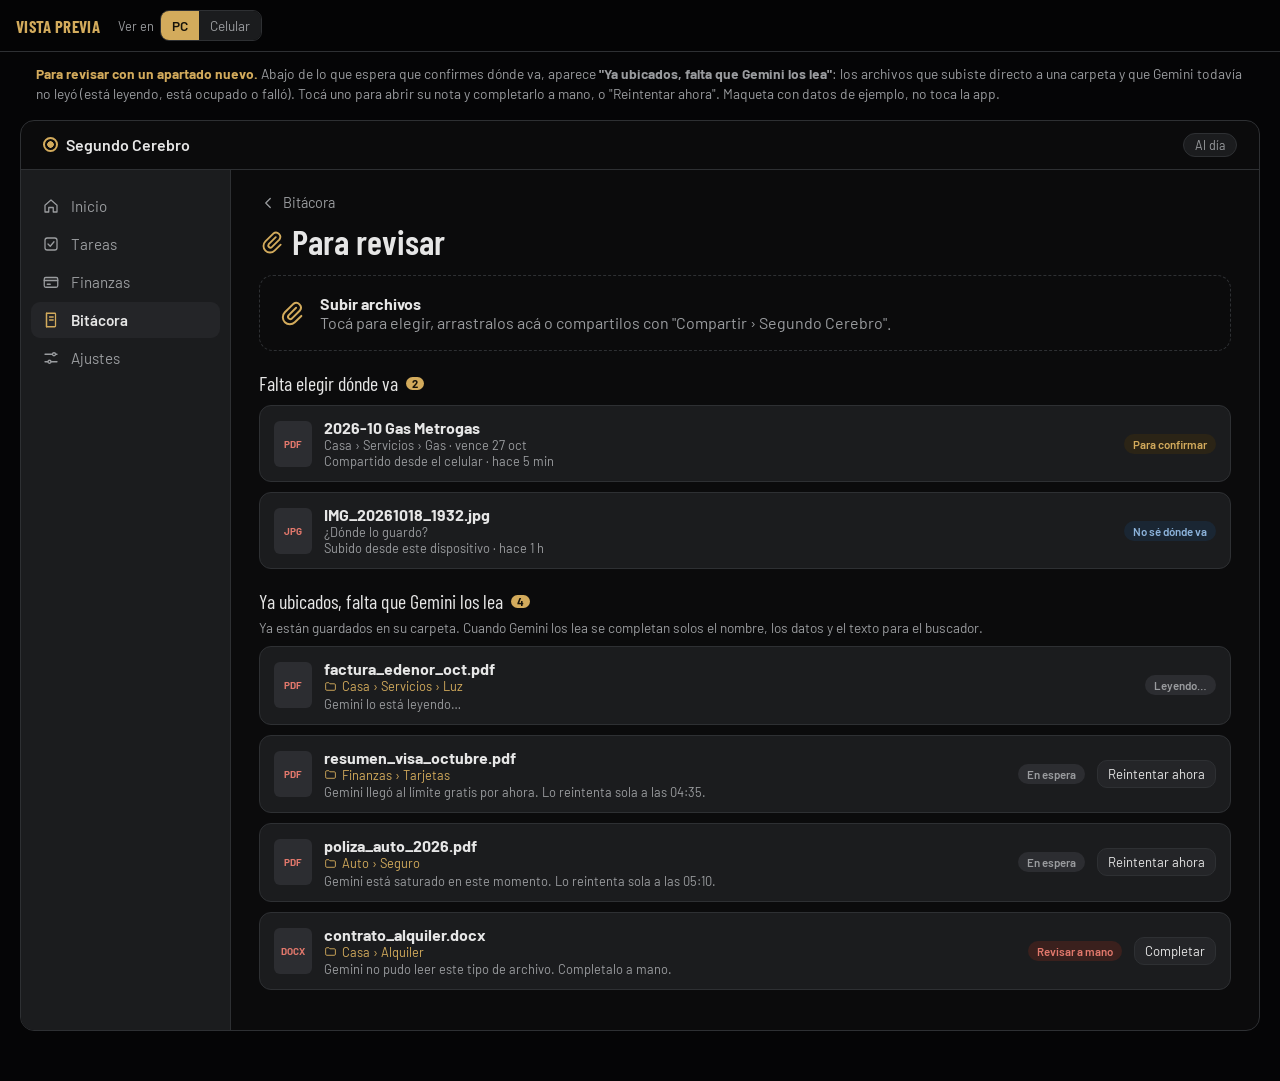
<file: docs/vistas-previas/revisar-sin-leer.html>
<!doctype html>
<html lang="es"><head><meta charset="utf-8"><meta name="viewport" content="width=device-width, initial-scale=1">
<title>Vista previa: Para revisar · sin leer</title>
<link href="https://fonts.googleapis.com/css2?family=Barlow:wght@400;500;600;700&family=Barlow+Condensed:wght@500;600;700&display=swap" rel="stylesheet">
<style>
:root{--papel:#0B0B0C;--superficie:#1B1C1E;--superficie-2:#242528;--superficie-3:#2c2d31;--tinta:#E6E6E6;--tinta-2:#9A9C9F;--tinta-3:#6B6E72;--linea:#2E3033;--laton:#D3AB5C;--laton-f:#2B2416;--verde:#6FB4A0;--verde-f:#17302A;--rojo:#E2786C;--rojo-f:#3A201D;--azul:#8DB4DC;--azul-f:#1A2633;--titulo:'Barlow Condensed','Barlow',sans-serif;color-scheme:dark}
*{box-sizing:border-box}body{margin:0;background:#050506;color:var(--tinta);font-family:'Barlow',system-ui,sans-serif}
button,input,select{font:inherit;color:inherit}
.ic{width:18px;height:18px;flex:none}
.control{position:sticky;top:0;z-index:20;background:#050506ee;backdrop-filter:blur(8px);border-bottom:1px solid var(--linea);padding:10px 16px;display:flex;flex-wrap:wrap;gap:10px 18px;align-items:center}
.control b{font-family:var(--titulo);font-size:1.05rem;letter-spacing:.02em;color:var(--laton)}
.g{display:flex;align-items:center;gap:6px;flex-wrap:wrap}.g>span{font-size:.8rem;color:var(--tinta-2)}
.seg{display:inline-flex;flex-wrap:wrap;border:1px solid var(--linea);border-radius:9px;overflow:hidden}
.seg button{border:0;background:var(--superficie);padding:6px 11px;font-size:.85rem;cursor:pointer;color:var(--tinta-2)}
.seg button.sel{background:var(--laton);color:#17130a;font-weight:600}
.nota-prev{max-width:1240px;margin:12px auto 0;padding:0 16px;color:var(--tinta-2);font-size:.86rem;line-height:1.45}
.escena{padding:16px 16px 50px;display:flex;justify-content:center}
.app{width:1240px;max-width:100%;background:var(--papel);border:1px solid var(--linea);border-radius:14px;overflow:hidden;display:grid;grid-template-columns:210px 1fr;grid-template-rows:auto 1fr;min-height:780px;position:relative}
.app.cel{width:390px;grid-template-columns:1fr;border-radius:28px}
.barra{grid-column:1/-1;display:flex;justify-content:space-between;align-items:center;padding:12px 22px;border-bottom:1px solid var(--linea)}
.marca{display:flex;align-items:center;gap:8px;font-weight:600}.marca i{width:15px;height:15px;border-radius:50%;border:2px solid var(--laton);background:radial-gradient(circle,var(--laton) 0 3px,transparent 3.5px)}
.chip{border:1px solid var(--linea);background:var(--superficie);border-radius:999px;padding:4px 11px;font-size:.78rem;color:var(--tinta-2)}
.menu{background:var(--superficie);border-right:1px solid var(--linea);padding:18px 10px;display:flex;flex-direction:column;gap:2px}
.menu a{display:flex;gap:11px;align-items:center;padding:9px 11px;border-radius:9px;color:var(--tinta-2);font-size:.95rem}
.menu a.sel{background:var(--superficie-2);color:var(--tinta);font-weight:600}.menu a.sel svg{color:var(--laton)}
.app.cel .menu{position:absolute;bottom:0;left:0;right:0;flex-direction:row;justify-content:space-around;padding:8px 4px 14px;border-right:0;border-top:1px solid var(--linea);z-index:3}
.app.cel .menu a{flex-direction:column;gap:3px;font-size:.68rem;padding:4px;background:none}
.contenido{padding:24px 28px 40px;min-width:0}
.app.cel .contenido{padding:16px 14px 100px}
.cab{display:flex;align-items:flex-start;gap:12px;flex-wrap:wrap;margin-bottom:16px}
.cab h1{font-family:var(--titulo);font-weight:600;font-size:2.2rem;margin:0;line-height:1}
.cab p{margin:4px 0 0;color:var(--tinta-2);font-size:.92rem}
.app.cel .cab h1{font-size:1.8rem}
.pest{display:inline-flex;background:var(--superficie);border:1px solid var(--linea);border-radius:10px;padding:3px;margin-bottom:16px}
.pest button{border:0;background:none;padding:6px 12px;border-radius:7px;font-size:.88rem;color:var(--tinta-2);cursor:pointer;display:flex;gap:6px;align-items:center}
.pest button.sel{background:var(--superficie-3);color:var(--tinta);font-weight:600}
.num{background:var(--laton);color:#17130a;border-radius:999px;font-size:.7rem;font-weight:700;padding:0 6px;min-width:18px;text-align:center}
.caja{background:var(--superficie);border:1px solid var(--linea);border-radius:14px;padding:14px 16px}
.subir{border:1.5px dashed var(--linea);border-radius:14px;padding:18px;display:flex;gap:14px;align-items:center;color:var(--tinta-2);margin-bottom:16px;cursor:pointer}
.subir:hover{border-color:var(--laton);color:var(--tinta)}
.subir .ic{width:28px;height:28px;color:var(--laton)}.subir b{color:var(--tinta);display:block}
.lista{display:grid;gap:10px}
.arch{display:flex;gap:12px;align-items:center;background:var(--superficie);border:1px solid var(--linea);border-radius:12px;padding:12px 14px;cursor:pointer}
.arch:hover{border-color:#44474b}
.pdf{width:38px;height:46px;border-radius:6px;background:var(--superficie-3);display:grid;place-items:center;font-size:.62rem;font-weight:700;color:var(--rojo);flex:none}
.arch .t{flex:1;min-width:0}.arch .t b{display:block;white-space:nowrap;overflow:hidden;text-overflow:ellipsis}
.arch .t small{color:var(--tinta-2);font-size:.8rem;display:block}
.est{font-size:.72rem;font-weight:600;border-radius:999px;padding:3px 9px;white-space:nowrap}
.est.confirmar{background:var(--laton-f);color:var(--laton)}.est.duda{background:var(--azul-f);color:var(--azul)}
.est.repetido{background:var(--rojo-f);color:var(--rojo)}.est.leyendo{background:var(--superficie-3);color:var(--tinta-2)}
.vacio{color:var(--tinta-3);text-align:center;padding:30px}
.volver{display:inline-flex;gap:6px;align-items:center;color:var(--tinta-2);cursor:pointer;margin-bottom:12px;font-size:.9rem}
.rev{display:grid;grid-template-columns:1fr 1fr;gap:14px}.app.cel .rev{grid-template-columns:1fr}
.rev h3{margin:0 0 10px;font-size:.78rem;text-transform:uppercase;letter-spacing:.06em;color:var(--tinta-2)}
.campo{display:grid;grid-template-columns:110px 1fr;gap:8px;align-items:center;margin-bottom:8px;font-size:.92rem}
.campo span{color:var(--tinta-2)}
.campo input,select{background:var(--superficie-2);border:1px solid var(--linea);border-radius:8px;padding:7px 9px;width:100%;min-width:0}
.ubic{display:flex;gap:10px;align-items:center;background:var(--superficie-2);border-radius:10px;padding:10px 12px}
.ubic b{flex:1}.ubic .ic{color:var(--laton)}
.link{color:var(--laton);cursor:pointer;font-size:.88rem;border:0;background:none;padding:0}
.opc{display:grid;gap:6px;margin-top:8px}
.opc button{text-align:left;border:1px solid var(--linea);background:var(--superficie-2);border-radius:9px;padding:8px 11px;cursor:pointer}
.opc button.sel{border-color:var(--laton);background:var(--laton-f)}
.aviso{border-radius:10px;padding:11px 13px;font-size:.9rem;line-height:1.4}
.aviso.duda{background:var(--azul-f);color:var(--azul)}.aviso.rep{background:var(--rojo-f);color:var(--rojo)}
.sug{border:1px solid var(--linea);border-radius:12px;padding:12px;display:grid;gap:8px}
.sug .fila{display:flex;gap:10px;align-items:flex-start}
.sug .fila p{margin:0;flex:1;font-size:.92rem}.sug .fila p small{display:block;color:var(--tinta-2)}
.tog{width:38px;height:22px;border-radius:999px;background:var(--superficie-3);position:relative;cursor:pointer;flex:none;border:0}
.tog::after{content:'';position:absolute;top:3px;left:3px;width:16px;height:16px;border-radius:50%;background:var(--tinta-2);transition:.15s}
.tog.on{background:var(--laton)}.tog.on::after{left:19px;background:#17130a}
.botones{display:flex;gap:10px;justify-content:flex-end;margin-top:14px;grid-column:1/-1}
.btn{border:1px solid var(--linea);background:var(--superficie-2);border-radius:10px;padding:9px 16px;cursor:pointer}
.btn.si{background:var(--laton);border-color:var(--laton);color:#17130a;font-weight:600}
.btn.peligro{color:var(--rojo)}
.carpetas{display:grid;grid-template-columns:240px 1fr;gap:14px}.app.cel .carpetas{grid-template-columns:1fr}
.arbol div{padding:6px 8px;border-radius:7px;color:var(--tinta-2);font-size:.92rem;display:flex;gap:7px;align-items:center}
.arbol div.sel{background:var(--superficie-2);color:var(--tinta);font-weight:600}
.ficha{display:grid;grid-template-columns:repeat(4,1fr);gap:10px;margin:12px 0}.app.cel .ficha{grid-template-columns:1fr 1fr}
.ficha div{background:var(--superficie-2);border-radius:9px;padding:8px 10px}.ficha small{display:block;color:var(--tinta-2);font-size:.72rem}
.verpdf{display:flex;gap:12px;align-items:center;border:1px solid var(--linea);border-radius:10px;padding:10px}
.adentro{color:var(--tinta-2);font-size:.88rem;line-height:1.5;margin-top:10px}
.mes{display:flex;align-items:center;gap:10px;margin-bottom:12px}.mes b{font-size:1.1rem}
.carga{display:flex;gap:12px;align-items:center;padding:10px 4px;border-bottom:1px solid var(--linea)}
.carga:last-child{border:0}.carga .t{flex:1}.carga .t small{display:block;color:var(--tinta-2);font-size:.8rem}
.ok{color:var(--verde);font-weight:600;font-size:.85rem}.falta{color:var(--rojo);font-weight:600;font-size:.85rem}
.area h2{font-family:var(--titulo);font-size:1.3rem;margin:18px 0 8px;display:flex;gap:8px;align-items:center}
.area h2 .nuevo{font-size:.6rem;font-weight:700;color:#17130a;background:var(--laton);border-radius:5px;padding:1px 5px;font-family:'Barlow'}
.area h2.cerr{color:var(--tinta-3)}
.tar{display:flex;gap:10px;align-items:flex-start;padding:8px 4px;font-size:.92rem}
.tar .c{width:17px;height:17px;border-radius:5px;border:1.6px solid var(--tinta-2);flex:none;margin-top:2px}
.tar .tt{flex:1}.tar .tt small{display:block;color:var(--tinta-3);font-size:.78rem}
.busca{display:flex;gap:10px;align-items:center;background:var(--superficie);border:1px solid var(--laton);border-radius:12px;padding:10px 14px;margin-bottom:14px}
.busca input{flex:1;background:none;border:0;outline:0;font-size:1rem}
.grupo{font-size:.75rem;text-transform:uppercase;letter-spacing:.06em;color:var(--tinta-2);margin:12px 0 6px}
.res{display:flex;gap:12px;padding:10px;border-radius:10px;background:var(--superficie);margin-bottom:8px}
.res .t small{display:block;color:var(--tinta-2);font-size:.8rem}.res .t p{margin:4px 0 0;font-size:.85rem;color:var(--tinta-2)}
mark{background:var(--laton-f);color:var(--laton);border-radius:3px;padding:0 2px}
.toast{position:absolute;left:50%;bottom:24px;transform:translateX(-50%);background:var(--superficie-3);border:1px solid var(--linea);border-radius:10px;padding:10px 16px;font-size:.9rem;z-index:30;display:none;white-space:nowrap}
.app.cel .toast{bottom:90px;white-space:normal;width:86%}
.toast.ver{display:block}
.sec{display:flex;align-items:center;gap:8px;margin:20px 0 10px;font-family:var(--titulo);font-size:1.25rem}
.sec small{font-family:'Barlow';font-size:.8rem;color:var(--tinta-2)}
.sec .num{font-family:'Barlow'}
.ruta{display:inline-flex;gap:5px;align-items:center;color:var(--laton);font-size:.8rem}
.btn.chico{padding:5px 10px;font-size:.82rem}
.app.cel{grid-template-columns:minmax(0,1fr)}.app.cel .contenido{min-width:0;overflow:hidden}.app.cel .arch{flex-wrap:wrap}.app.cel .arch .t{flex:1 1 calc(100% - 52px)}.app.cel .arch .est{margin-left:50px}
.est.error{background:var(--rojo-f);color:var(--rojo)}
.ayuda{color:var(--tinta-2);font-size:.85rem;margin:-4px 0 10px}
</style></head><body>
<div class="control">
  <b>VISTA PREVIA</b>
  <div class="g"><span>Ver en</span><div class="seg" id="disp"><button class="sel" data-v="pc">PC</button><button data-v="cel">Celular</button></div></div>
</div>
<p class="nota-prev"><b style="color:var(--laton)">Para revisar con un apartado nuevo.</b> Abajo de lo que espera que confirmes dónde va, aparece <b>"Ya ubicados, falta que Gemini los lea"</b>: los archivos que subiste directo a una carpeta y que Gemini todavía no leyó (está leyendo, está ocupado o falló). Tocá uno para abrir su nota y completarlo a mano, o "Reintentar ahora". Maqueta con datos de ejemplo, no toca la app.</p>
<div class="escena"><div class="app" id="app">
  <div class="barra"><div class="marca"><i></i>Segundo Cerebro</div><span class="chip">Al día</span></div>
  <nav class="menu" id="menu"></nav>
  <main class="contenido" id="cont"></main>
  <div class="toast" id="toast"></div>
</div></div>
<script>
const S=(t,c='ic')=>`<svg class="${c}" viewBox="0 0 24 24" fill="none" stroke="currentColor" stroke-width="1.7" stroke-linecap="round" stroke-linejoin="round">${t}</svg>`;
const I={home:'<path d="M4 11 12 4l8 7v9h-5v-6H9v6H4Z"/>',tareas:'<rect x="4" y="4" width="16" height="16" rx="3"/><path d="m8 12 3 3 5-6"/>',fin:'<rect x="3" y="6" width="18" height="13" rx="2"/><path d="M3 10h18M7 15h4"/>',bit:'<path d="M6 3h11a1 1 0 0 1 1 1v16a1 1 0 0 1-1 1H6Z"/><path d="M6 3v18M10 8h5M10 12h5"/>',aj:'<path d="M4 7h10M18 7h2M4 17h4M12 17h8"/><circle cx="16" cy="7" r="2"/><circle cx="10" cy="17" r="2"/>',carp:'<path d="M3 7a2 2 0 0 1 2-2h4l2 2h8a2 2 0 0 1 2 2v8a2 2 0 0 1-2 2H5a2 2 0 0 1-2-2Z"/>',clip:'<path d="M15.5 7.5 9 14a2 2 0 0 0 2.8 2.8l7-7a4 4 0 0 0-5.6-5.6l-7.3 7.2a6 6 0 0 0 8.5 8.5L20 14.5"/>',izq:'<path d="m15 6-6 6 6 6"/>'};
let cel=false;
let PEND=[
 {n:'2026-10 Gas Metrogas',sub:'Casa › Servicios › Gas · vence 27 oct',via:'Compartido desde el celular · hace 5 min',est:['Para confirmar','confirmar']},
 {n:'IMG_20261018_1932.jpg',sub:'¿Dónde lo guardo?',via:'Subido desde este dispositivo · hace 1 h',est:['No sé dónde va','duda']}];
let SIN=[
 {id:1,n:'factura_edenor_oct.pdf',c:'Casa › Servicios › Luz',e:'leyendo',t:'Gemini lo está leyendo…'},
 {id:2,n:'resumen_visa_octubre.pdf',c:'Finanzas › Tarjetas',e:'espera',t:'Gemini llegó al límite gratis por ahora. Lo reintenta sola a las 04:35.'},
 {id:3,n:'poliza_auto_2026.pdf',c:'Auto › Seguro',e:'espera',t:'Gemini está saturado en este momento. Lo reintenta sola a las 05:10.'},
 {id:4,n:'contrato_alquiler.docx',c:'Casa › Alquiler',e:'error',t:'Gemini no pudo leer este tipo de archivo. Completalo a mano.'}];
const EST={leyendo:['Leyendo…','leyendo'],espera:['En espera','leyendo'],error:['Revisar a mano','error']};
function menu(){document.getElementById('menu').innerHTML=[['home','Inicio'],['tareas','Tareas'],['fin','Finanzas'],['bit','Bitácora',1],['aj','Ajustes']].map(([i,n,s])=>`<a class="${s?'sel':''}">${S(I[i])}<span>${n}</span></a>`).join('');}
const ext=n=>n.includes('.')?n.split('.').pop().toUpperCase():'PDF';
function pintar(){document.getElementById('app').classList.toggle('cel',cel);menu();
 document.getElementById('cont').innerHTML=`<span class="volver">${S(I.izq)} Bitácora</span>
 <div class="cab"><div><h1>${S(I.clip,'ic" style="width:26px;height:26px;color:var(--laton)')} Para revisar</h1></div></div>
 <div class="subir">${S(I.clip)}<span><b>Subir archivos</b>Tocá para elegir, arrastralos acá o compartilos con "Compartir › Segundo Cerebro".</span></div>
 <div class="sec">Falta elegir dónde va <span class="num">${PEND.length}</span></div>
 <div class="lista">${PEND.length?PEND.map(p=>`<div class="arch"><span class="pdf">${ext(p.n)}</span><span class="t"><b>${p.n}</b><small>${p.sub}</small><small>${p.via}</small></span><span class="est ${p.est[1]}">${p.est[0]}</span></div>`).join(''):'<div class="vacio">Nada para ubicar.</div>'}</div>
 <div class="sec">Ya ubicados, falta que Gemini los lea <span class="num">${SIN.length}</span></div>
 <p class="ayuda">Ya están guardados en su carpeta. Cuando Gemini los lea se completan solos el nombre, los datos y el texto para el buscador.</p>
 <div class="lista">${SIN.length?SIN.map(x=>`<div class="arch" data-abrir="${x.id}"><span class="pdf">${ext(x.n)}</span><span class="t"><b>${x.n}</b><small><span class="ruta">${S(I.carp,'ic" style="width:13px;height:13px')} ${x.c}</span></small><small>${x.t}</small></span><span class="est ${EST[x.e][1]}">${EST[x.e][0]}</span>${x.e!=='leyendo'?`<button class="btn chico" data-re="${x.id}">${x.e==='error'?'Completar':'Reintentar ahora'}</button>`:''}</div>`).join(''):'<div class="vacio">Gemini ya leyó todo.</div>'}</div>`;}
function toast(t){const e=document.getElementById('toast');e.textContent=t;e.classList.add('ver');clearTimeout(toast.h);toast.h=setTimeout(()=>e.classList.remove('ver'),2600);}
document.getElementById('disp').onclick=e=>{const b=e.target.closest('button');if(!b)return;cel=b.dataset.v==='cel';document.querySelectorAll('#disp button').forEach(x=>x.classList.toggle('sel',x===b));pintar();};
document.getElementById('cont').addEventListener('click',e=>{const re=e.target.closest('[data-re]');if(re){e.stopPropagation();const x=SIN.find(y=>y.id==re.dataset.re);if(x.e==='error'){toast('Se abre la nota para completar los datos a mano.');return;}x.e='leyendo';x.t='Gemini lo está leyendo…';pintar();setTimeout(()=>{SIN=SIN.filter(y=>y!==x);pintar();toast(`Gemini leyó "${x.n}": ya tiene nombre y datos.`);},1500);return;}
 const a=e.target.closest('[data-abrir]');if(a)toast('Se abre la nota del archivo (con la vista previa) para completarlo a mano.');});
pintar();
</script></body></html>
</file>
<file: css/app.css>
/* ─────────────────────────────────────────────────────────────
   Segundo Cerebro: estilos
   Paleta: pizarra (tinta), papel frío, latón (acento), verde
   apagado (confirmación) y rojo ladrillo (peligro).
   Tipografía: Barlow para todo; Barlow Condensed para títulos.
   ───────────────────────────────────────────────────────────── */

:root {
  --papel: #EDF0EE;
  --superficie: #FFFFFF;
  --superficie-2: #F5F7F6;
  --tinta: #1C272E;
  --tinta-2: #56636A;
  --linea: #D3DAD7;
  --laton: #93702A;
  --laton-fondo: #F3EAD6;
  --verde: #2C6A5A;
  --rojo: #A3423A;
  --rojo-fondo: #F6E3E0;

  --fuente: 'Barlow', system-ui, -apple-system, 'Segoe UI', Roboto, sans-serif;
  --fuente-titulo: 'Barlow Condensed', 'Barlow', system-ui, sans-serif;

  --radio-tarjeta: 14px;
  --radio-control: 9px;
  --alto-menu: 64px;
  --ancho-lectura: 44rem;

  color-scheme: light;
}

/* Tema oscuro (siempre, no depende del celular ni de Windows):
   fondo casi negro, recuadros gris oscuro neutro. */
:root {
  --papel: #0B0B0C;
  --superficie: #1B1C1E;
  --superficie-2: #242528;
  --tinta: #E6E6E6;
  --tinta-2: #9A9C9F;
  --linea: #2E3033;
  --laton: #D3AB5C;
  --laton-fondo: #2B2416;
  --verde: #6FB4A0;
  --rojo: #E2786C;
  --rojo-fondo: #3A201D;
  color-scheme: dark;
}

*, *::before, *::after { box-sizing: border-box; }
[hidden] { display: none !important; }

html, body { margin: 0; height: 100%; }

body {
  background: var(--papel);
  color: var(--tinta);
  font-family: var(--fuente);
  font-size: 1rem;
  line-height: 1.5;
  -webkit-font-smoothing: antialiased;
  -webkit-tap-highlight-color: transparent;
}

h1, h2, h3 { margin: 0; font-weight: 600; line-height: 1.2; }
p { margin: 0; }
a { color: inherit; }

:focus-visible { outline: 2px solid var(--laton); outline-offset: 2px; border-radius: 4px; }

.icono { display: inline-flex; width: 1.25em; height: 1.25em; flex: none; }
.icono svg { width: 100%; height: 100%; }

/* ── Estructura ─────────────────────────────────────────── */

#app {
  min-height: 100%;
  display: grid;
  grid-template-columns: minmax(0, 1fr);
  grid-template-rows: auto 1fr;
  padding-bottom: calc(var(--alto-menu) + env(safe-area-inset-bottom));
  /* Nada más ancho que la pantalla: si no, en el celular la página se corre de costado y arrastra la barra de abajo */
  overflow-x: clip;
}
html, body { overscroll-behavior-x: none; }

.barra {
  position: sticky; top: 0; z-index: 5;
  display: flex; align-items: center; justify-content: space-between; gap: 1rem;
  padding: calc(0.6rem + env(safe-area-inset-top)) 1rem 0.6rem;
  background: color-mix(in srgb, var(--papel) 88%, transparent);
  backdrop-filter: blur(10px);
  border-bottom: 1px solid var(--linea);
}

.marca {
  display: inline-flex; align-items: center; gap: 0.55rem;
  font-family: var(--fuente-titulo); font-weight: 600; font-size: 1.15rem;
  letter-spacing: 0.01em; text-decoration: none; white-space: nowrap;
  min-width: 0; overflow: hidden; text-overflow: ellipsis;
}

/* El signo de la marca: un blanco de tiro en latón. */
.marca-signo {
  width: 18px; height: 18px; border-radius: 50%; flex: none;
  border: 2px solid var(--laton);
  background: radial-gradient(circle, var(--laton) 0 3px, transparent 3.5px);
}

#pantalla {
  width: 100%; max-width: var(--ancho-lectura);
  margin: 0 auto; padding: 1.25rem 1rem 2rem;
  display: flex; flex-direction: column; gap: 1rem;
}
#pantalla:focus { outline: none; }

.menu {
  position: fixed; inset: auto 0 0 0; z-index: 6;
  display: flex; justify-content: space-around;
  height: calc(var(--alto-menu) + env(safe-area-inset-bottom));
  padding-bottom: env(safe-area-inset-bottom);
  background: var(--superficie);
  border-top: 1px solid var(--linea);
}

.menu-item {
  flex: 1; max-width: 8rem;
  display: flex; flex-direction: column; align-items: center; justify-content: center; gap: 2px;
  font-size: 0.75rem; text-decoration: none; color: var(--tinta-2);
}
.menu-item .icono { width: 24px; height: 24px; }
.menu-item[aria-current='page'] { color: var(--tinta); font-weight: 600; }
.menu-item[aria-current='page'] .icono { color: var(--laton); }

@media (min-width: 900px) {
  #app {
    grid-template-columns: 14rem minmax(0, 1fr);
    grid-template-rows: auto 1fr;
    padding-bottom: 0;
  }
  .barra { grid-column: 1 / -1; padding: 0.75rem 1.5rem; }
  .menu {
    position: sticky; top: 3.5rem; align-self: start;
    flex-direction: column; justify-content: flex-start; gap: 2px;
    height: auto; padding: 1.25rem 0.75rem;
    background: var(--superficie); border: 0; border-right: 1px solid var(--linea);
    height: calc(100vh - 3.5rem); height: calc(100dvh - 3.5rem); overflow-y: auto;
  }
  .menu-item {
    flex: none; max-width: none;
    flex-direction: row; justify-content: flex-start; gap: 0.75rem;
    padding: 0.6rem 0.75rem; border-radius: var(--radio-control);
    font-size: 0.95rem;
  }
  .menu-item:hover { background: var(--superficie-2); }
  .menu-item[aria-current='page'] { background: var(--superficie-2); }
  #pantalla { margin: 0 auto; padding: 2rem 2rem 3rem; }
}

/* ── Indicador de sincronización ────────────────────────── */

.barra-der { display: flex; align-items: center; gap: 0.4rem; }

/* ── Menú del logo (celular): panel con todos los módulos ── */
.marca { cursor: pointer; }
.marca-flecha {
  width: 0.45rem; height: 0.45rem; flex: none; margin: -0.2rem 0 0 0.1rem;
  border-right: 2px solid var(--tinta-2); border-bottom: 2px solid var(--tinta-2);
  transform: rotate(45deg); transition: transform 0.2s;
}
.marca.abierto .marca-flecha { transform: rotate(225deg); margin-top: 0.25rem; }
.velo-modulos { position: fixed; inset: 0; z-index: 7; background: rgb(0 0 0 / 0.55); }
.panel-modulos {
  position: fixed; left: 0; right: 0; z-index: 8;
  max-height: 70vh; overflow-y: auto;
  padding: 0.5rem 0.5rem 0.75rem;
  background: var(--superficie); border-bottom: 1px solid var(--linea);
  border-radius: 0 0 16px 16px;
}
.velo-modulos[hidden], .panel-modulos[hidden] { display: none; }
.panel-grilla { display: grid; grid-template-columns: repeat(3, 1fr); gap: 0.4rem; }
.panel-mod {
  display: flex; flex-direction: column; align-items: center; gap: 0.4rem;
  padding: 0.9rem 0.25rem 0.75rem; border-radius: 12px; border: 1px solid transparent;
  background: var(--superficie-2); color: var(--tinta); text-decoration: none; font-size: 0.85rem;
}
.panel-mod .icono { width: 26px; height: 26px; color: var(--tinta-2); }
.panel-mod[aria-current='page'] { border-color: var(--laton); }
.panel-mod[aria-current='page'] .icono { color: var(--laton); }
@media (min-width: 900px) {
  .marca-flecha, .velo-modulos, .panel-modulos { display: none !important; }
}
.chip-sync {
  display: inline-flex; align-items: center; gap: 0.4rem;
  padding: 0.3rem 0.7rem 0.3rem 0.55rem; border-radius: 999px;
  border: 1px solid var(--linea); background: var(--superficie);
  color: var(--tinta-2); font: inherit; font-size: 0.8rem; cursor: pointer; white-space: nowrap;
  max-width: 11rem;
}
.chip-sync span:last-child { overflow: hidden; text-overflow: ellipsis; }
#estado-sync { flex: none; }
.chip-sync.atencion { color: var(--laton); border-color: color-mix(in srgb, var(--laton) 45%, transparent); background: var(--laton-fondo); }
.chip-sync.girando .icono { animation: girar 1.1s linear infinite; }
@keyframes girar { to { transform: rotate(360deg); } }

/* ── Inicio ─────────────────────────────────────────────── */

.portada { padding: 0.5rem 0 0.25rem; }
.portada-dia { color: var(--tinta-2); font-size: 1.05rem; }
.portada-dia::first-letter { text-transform: uppercase; }
.portada-fecha {
  font-family: var(--fuente-titulo); font-weight: 600;
  font-size: clamp(2.75rem, 11vw, 4.25rem); line-height: 1; letter-spacing: -0.01em;
}
.portada-fecha::after {
  content: ''; display: block; width: 3.25rem; height: 4px; margin-top: 0.85rem;
  background: var(--laton); border-radius: 2px;
}

.captura-form { display: flex; gap: 0.5rem; }
.captura-form input { flex: 1; min-width: 0; }

.accesos { display: flex; gap: 0.5rem; overflow-x: auto; padding-bottom: 2px; scrollbar-width: none; }
.acceso {
  flex: none; display: inline-flex; align-items: center; gap: 0.45rem;
  padding: 0.55rem 0.9rem; border-radius: 999px;
  border: 1px solid var(--linea); background: var(--superficie);
  color: var(--tinta); font: inherit; font-size: 0.92rem; cursor: pointer;
}
.acceso .icono { color: var(--laton); }

.bloques { display: grid; gap: 1rem; }

.vacio {
  padding: 1.5rem 1.25rem; border: 1.5px dashed var(--linea); border-radius: var(--radio-tarjeta);
  display: grid; gap: 0.6rem; justify-items: start;
}
.vacio h2 { font-family: var(--fuente-titulo); font-size: 1.4rem; }
.vacio p { color: var(--tinta-2); max-width: 34rem; }

/* ── Piezas comunes ─────────────────────────────────────── */

.cabecera-pantalla h1 { font-family: var(--fuente-titulo); font-size: 2.1rem; }

.tarjeta {
  background: var(--superficie); border: 1px solid var(--linea); border-radius: var(--radio-tarjeta);
  padding: 1.1rem 1.15rem; display: grid; gap: 0.85rem;
}
.tarjeta h2 { font-size: 1.05rem; }

.datos { display: grid; grid-template-columns: auto 1fr; gap: 0.45rem 1.25rem; margin: 0; font-size: 0.95rem; }
.datos dt { color: var(--tinta-2); }
.datos dd { margin: 0; text-align: right; overflow-wrap: anywhere; }

.nota { color: var(--tinta-2); font-size: 0.9rem; }
.nota.error { color: var(--rojo); display: flex; gap: 0.4rem; align-items: flex-start; }
.cargando { color: var(--tinta-2); }

.botonera { display: flex; flex-wrap: wrap; gap: 0.5rem; }

.boton {
  display: inline-flex; align-items: center; justify-content: center; gap: 0.45rem;
  min-height: 2.6rem; padding: 0.5rem 1rem; border-radius: var(--radio-control);
  border: 1px solid var(--linea); background: var(--superficie-2); color: var(--tinta);
  font: inherit; font-weight: 500; text-decoration: none; cursor: pointer;
}
.boton.principal { background: var(--tinta); border-color: var(--tinta); color: var(--papel); }
.boton.peligro { background: var(--rojo-fondo); border-color: transparent; color: var(--rojo); }
.boton:disabled { opacity: 0.55; cursor: default; }

.boton-icono {
  display: inline-grid; place-items: center; width: 2.75rem; height: 2.75rem; flex: none;
  border-radius: var(--radio-control); border: 1px solid var(--linea);
  background: var(--superficie-2); color: var(--tinta); cursor: pointer;
}
.boton-icono.principal { background: var(--tinta); border-color: var(--tinta); color: var(--papel); }
.boton-icono:disabled { opacity: 0.45; cursor: default; }

input[type='text'], input[type='number'], input[type='date'], input[type='time'], select, textarea {
  width: 100%; min-height: 2.75rem; padding: 0.55rem 0.8rem;
  border-radius: var(--radio-control); border: 1px solid var(--linea);
  background: var(--superficie); color: var(--tinta); font: inherit;
}
input:disabled { background: var(--superficie-2); color: var(--tinta-2); }
textarea { resize: vertical; }
input[type='checkbox'] { width: 1.25rem; height: 1.25rem; accent-color: var(--verde); margin: 0; }

/* ── Hojas (formularios y confirmaciones) ───────────────── */

dialog.hoja {
  width: 100%; max-width: 32rem; max-height: 92vh; margin: auto auto 0;
  padding: 1.1rem 1.1rem calc(1.1rem + env(safe-area-inset-bottom));
  border: 0; border-radius: 18px 18px 0 0;
  background: var(--superficie); color: var(--tinta);
}
dialog.hoja::backdrop { background: rgb(10 15 18 / 0.45); }
@media (min-width: 640px) {
  dialog.hoja { margin: auto; border-radius: 16px; padding-bottom: 1.1rem; }
}

.hoja-cabecera { display: flex; align-items: center; justify-content: space-between; gap: 1rem; margin-bottom: 0.75rem; }
.hoja-cabecera h2 { font-family: var(--fuente-titulo); font-size: 1.5rem; }
.hoja-cabecera .boton-icono { border: 0; background: transparent; }
.hoja-texto { margin-bottom: 1rem; }
.hoja-botones { display: flex; justify-content: flex-end; gap: 0.5rem; margin-top: 1rem; }

.formulario-campos { display: grid; gap: 0.9rem; }
.fila-campo { display: grid; gap: 0.3rem; }
.fila-campo.casilla { grid-template-columns: auto 1fr; align-items: center; gap: 0.6rem; }
.etiqueta-campo { font-size: 0.9rem; color: var(--tinta-2); }
.requerido { color: var(--laton); }
.formulario-error { color: var(--rojo); font-size: 0.9rem; min-height: 1.2em; margin-top: 0.5rem; }

/* ── Avisos ─────────────────────────────────────────────── */

#avisos {
  position: fixed; left: 50%; transform: translateX(-50%); z-index: 20;
  bottom: calc(var(--alto-menu) + env(safe-area-inset-bottom) + 0.75rem);
  width: min(30rem, calc(100% - 2rem)); display: grid; gap: 0.5rem;
}
@media (min-width: 900px) { #avisos { bottom: 1.5rem; } }

.aviso {
  display: flex; align-items: center; justify-content: space-between; gap: 1rem;
  padding: 0.75rem 1rem; border-radius: 12px;
  background: var(--tinta); color: var(--papel); font-size: 0.95rem;
}
.aviso-accion {
  border: 0; background: transparent; color: var(--laton-fondo);
  font: inherit; font-weight: 600; cursor: pointer; padding: 0.25rem;
}

@media (prefers-reduced-motion: reduce) {
  .chip-sync.girando .icono { animation: none; }
}

/* ── Ajustes: módulos y barra ─────────────────────────── */
.aj-tabla { display: grid; }
.aj-fila { display: flex; align-items: center; justify-content: space-between; gap: 0.6rem; padding: 0.55rem 0; border-top: 1px solid var(--linea); }
.aj-tabla > .aj-fila:first-child { border-top: 0; }
.aj-enc { padding: 0.1rem 0 0.2rem; }
.aj-enc + .aj-fila { border-top: 0; }
.aj-enc .aj-col { font-size: 0.75rem; font-weight: 600; color: var(--tinta-2); }
.aj-nombre { display: flex; align-items: center; gap: 0.5rem; min-width: 0; flex: 1; font-weight: 500; }
.aj-nombre .icono { width: 1.15rem; height: 1.15rem; color: var(--tinta-2); flex: none; }
.aj-col { width: 7.4rem; display: flex; justify-content: center; flex: none; }
.aj-siempre { font-size: 0.82rem; }
.seg-vis { display: inline-flex; border: 1px solid var(--linea); border-radius: 8px; overflow: hidden; }
.seg-vis button { border: 0; background: var(--superficie); color: var(--tinta-2); font: inherit; font-size: 0.78rem; padding: 0.3rem 0.5rem; cursor: pointer; }
.seg-vis button.activo { background: var(--tinta); color: var(--superficie); }
.seg-vis button.activo.oculto { background: var(--rojo-fondo); color: var(--rojo); font-weight: 600; }
.aj-acciones { display: flex; align-items: center; gap: 0.15rem; flex: none; }
.aj-flecha { width: 1.9rem; height: 1.9rem; border: 0; border-radius: 6px; background: none; color: var(--tinta-2); cursor: pointer; font-size: 1rem; }
.aj-flecha:disabled { opacity: 0.3; cursor: default; }
.aj-switch { width: 2.5rem; height: 1.4rem; border-radius: 999px; border: 0; background: var(--linea); position: relative; cursor: pointer; margin-left: 0.35rem; padding: 0; }
.aj-switch::after { content: ''; position: absolute; top: 3px; left: 3px; width: calc(1.4rem - 6px); height: calc(1.4rem - 6px); border-radius: 50%; background: #fff; transition: left 0.15s; }
.aj-switch.on { background: var(--verde); }
.aj-switch.on::after { left: calc(100% - 1.4rem + 3px); }
.aj-switch:disabled { opacity: 0.45; cursor: default; }
@media (max-width: 420px) { .aj-col { width: 6.6rem; } .seg-vis button { padding: 0.3rem 0.4rem; font-size: 0.74rem; } }

.aj-version .boton { min-height: 1.9rem; padding: 0.15rem 0.65rem; font-size: 0.82rem; white-space: nowrap; }
.aj-version { display: inline-flex; align-items: center; gap: 0.5rem; flex-wrap: wrap; justify-content: flex-end; }
.aj-forzar { margin: -0.25rem 0 0; text-align: right; }
.aj-link { border: 0; background: none; color: var(--tinta-2); font: inherit; font-size: 0.8rem; text-decoration: underline; cursor: pointer; padding: 0; }

/* Inicio: la fecha abre el Calendario (sutil) */
.portada-enlace { color: inherit; text-decoration: none; display: inline-flex; align-items: center; gap: 0.5rem; }
.portada-enlace .icono { width: 1.1rem; height: 1.1rem; color: var(--tinta-2); opacity: 0.45; transition: opacity 0.15s; }
.portada-enlace:hover .icono, .portada-enlace:focus-visible .icono { opacity: 1; }

/* ── Editor de texto con formato (ctx.editorTexto) ─────── */
.ed { position: relative; --ed-azul: #2F5E8C; --ed-violeta: #6B4E9B; --ed-violeta-f: #EEE8F6; }
/* oscuro (siempre) */
.ed { --ed-azul: #8DB4DC; --ed-violeta: #B9A2E0; --ed-violeta-f: #272035; }
.ed-area {
  min-height: 6rem; padding: 0.6rem 0.8rem; border-radius: var(--radio-control);
  border: 1px solid var(--linea); background: var(--superficie); color: var(--tinta);
  line-height: 1.55; overflow-wrap: anywhere; outline: none; cursor: text;
}
.ed.activo .ed-area { border-color: color-mix(in srgb, var(--laton) 60%, var(--linea)); }
.ed-area.vacio::before { content: attr(data-ph); color: var(--tinta-2); opacity: 0.75; position: absolute; pointer-events: none; }
.ed-area > * { margin: 0 0 0.45rem; }
.ed-area > :last-child { margin-bottom: 0; }
.ed-area h1, .ed-area h2, .ed-area h3 { font-family: var(--fuente); line-height: 1.25; margin-top: 0.6rem; }
.ed-area > h1:first-child, .ed-area > h2:first-child, .ed-area > h3:first-child { margin-top: 0; }
.ed-area h1 { font-size: 1.45rem; font-weight: 700; }
.ed-area h2 { font-size: 1.22rem; font-weight: 650; }
.ed-area h3 { font-size: 1.05rem; font-weight: 650; }
.ed-area ul, .ed-area ol { padding-left: 1.4rem; }
.ed-area li > ul, .ed-area li > ol { margin: 0.1rem 0; }
.ed-area ul.ed-chk { list-style: none; padding-left: 0.1rem; }
.ed-area li ul.ed-chk { padding-left: 1.4rem; }
.ed-area ul.ed-chk > li { position: relative; padding-left: 1.65rem; }
.ed-area ul.ed-chk > li::before {
  content: ''; position: absolute; left: 0; top: 0.22em; width: 1.05em; height: 1.05em;
  border: 1.6px solid var(--tinta-2); border-radius: 4px; cursor: pointer; box-sizing: border-box;
}
.ed-area ul.ed-chk > li.ok::before { background: var(--verde); border-color: var(--verde); }
.ed-area ul.ed-chk > li.ok::after {
  content: ''; position: absolute; left: 0.36em; top: 0.36em; width: 0.3em; height: 0.55em;
  border: solid #fff; border-width: 0 2px 2px 0; transform: rotate(45deg); pointer-events: none;
}
.ed-area ul.ed-chk > li.ok { color: var(--tinta-2); text-decoration: line-through; }
.ed-area blockquote { border-left: 3px solid var(--laton); padding: 0.05rem 0 0.05rem 0.85rem; color: var(--tinta-2); }
.ed-area hr { border: 0; border-top: 1.5px solid var(--linea); margin: 0.8rem 0; }
.ed-area code { font-family: ui-monospace, Consolas, monospace; font-size: 0.88em; background: var(--superficie-2); border: 1px solid var(--linea); border-radius: 5px; padding: 0 0.3rem; }
.ed-area pre.ed-crudo { font-family: ui-monospace, Consolas, monospace; font-size: 0.86rem; background: var(--superficie-2); border: 1px solid var(--linea); border-radius: 9px; padding: 0.6rem 0.8rem; overflow-x: auto; white-space: pre; }
.ed-area mark { background: var(--laton-fondo); color: inherit; border-radius: 3px; padding: 0 0.12rem; }
.ed-area a { color: var(--ed-azul); }
.ed-wl { color: var(--ed-violeta); font-weight: 500; border-bottom: 1px dashed currentColor; cursor: pointer; }
.ed-tag { color: var(--ed-azul); }
.ed-emb { display: inline-block; max-width: 100%; vertical-align: top; }
.ed-emb img { max-width: 100%; border-radius: 8px; display: block; }
.ed-emb-nombre { display: inline-block; background: var(--ed-violeta-f); color: var(--ed-violeta); border-radius: 6px; padding: 0.1rem 0.45rem; font-size: 0.9em; }

.ed-barra {
  display: flex; align-items: center; gap: 0.1rem; padding: 0.2rem;
  background: var(--superficie); border: 1px solid var(--linea); border-radius: 10px;
  box-shadow: 0 8px 24px rgb(0 0 0 / 0.16); z-index: 30;
}
.ed-barra[hidden] { display: none; }
.ed-flot { position: absolute; flex-wrap: wrap; width: max-content; max-width: 100%; }
.ed-fija {
  position: fixed; left: 0; right: 0; border-radius: 0; border-width: 1px 0 0;
  overflow-x: auto; scrollbar-width: none; z-index: 60; padding: 0.25rem 0.4rem;
}
.ed-fija::-webkit-scrollbar { display: none; }
.ed-b {
  flex: none; min-width: 2.1rem; height: 2.1rem; padding: 0 0.35rem; border: 0; border-radius: 7px;
  background: none; color: var(--tinta); font: inherit; font-size: 0.9rem; font-weight: 600; cursor: pointer;
  display: inline-grid; place-items: center;
}
.ed-b:hover { background: var(--superficie-2); }
.ed-b .icono svg { width: 1.15rem; height: 1.15rem; display: block; }
.ed-fija .ed-b { min-width: 2.5rem; height: 2.5rem; }
.ed-sep { flex: none; width: 1px; height: 1.3rem; background: var(--linea); margin: 0 0.15rem; }
.ed-pop { position: absolute; z-index: 40; width: min(19rem, 90%); background: var(--superficie); border: 1px solid var(--linea); border-radius: 10px; box-shadow: 0 10px 28px rgb(0 0 0 / 0.18); overflow: hidden; display: flex; flex-direction: column; }
.ed-pop[hidden] { display: none; }
.ed-pop-op { display: grid; text-align: left; border: 0; border-top: 1px solid var(--linea); background: none; font: inherit; color: var(--tinta); padding: 0.5rem 0.75rem; cursor: pointer; }
.ed-pop-op:first-child { border-top: 0; }
.ed-pop-op.sel { background: var(--laton-fondo); }
.ed-pop-op small { font-size: 0.75rem; color: var(--tinta-2); }
.ed-pop-op.nueva b { color: var(--ed-violeta); }

/* ── Ajustes › Inicio ─────────────────────────────────── */
.aj-inicio .ai-sub { margin: 1.1rem 0 0.5rem; font-size: 0.75rem; letter-spacing: 0.08em; text-transform: uppercase; color: var(--tinta-2); font-weight: 600; }
.ai-estilos { display: grid; grid-template-columns: repeat(4, minmax(0, 1fr)); gap: 0.5rem; margin-bottom: 0.4rem; }
@media (max-width: 600px) { .ai-estilos { grid-template-columns: repeat(2, minmax(0, 1fr)); } }
.ai-estilo { display: grid; gap: 0.4rem; text-align: left; padding: 0.6rem; border-radius: 10px; border: 1px solid var(--linea); background: var(--superficie-2); color: var(--tinta); font: inherit; cursor: pointer; }
.ai-estilo.sel { border-color: var(--laton); box-shadow: inset 0 0 0 1px var(--laton); }
.ai-estilo > b { font-size: 0.86rem; font-weight: 600; }
.ai-mini { display: grid; gap: 4px; min-height: 2.1rem; align-content: center; }
.ai-mini b { font-family: var(--fuente-titulo); font-size: 1.15rem; line-height: 1; }
.ai-mini-5 { display: grid; grid-template-columns: repeat(5, 1fr); gap: 3px; }
.ai-mini-anios { grid-template-columns: repeat(10, 1fr); gap: 2px; }
.ai-mini-anios i { aspect-ratio: 1; border-radius: 2px; border: 1px solid var(--linea); }
.ai-mini-anios i.v { background: #4A4C51; border-color: #4A4C51; }
.ai-mini-anios i.a { background: var(--laton); border-color: var(--laton); }
.ai-prog { display: block; background: var(--linea); border-radius: 3px; overflow: hidden; }
.ai-prog i { display: block; height: 100%; background: var(--laton); }
.ai-fecha { width: auto !important; min-height: 2.3rem !important; }
.ai-vida { width: 5rem !important; min-height: 2.3rem !important; text-align: center; }
.ai-envuelve { flex-wrap: wrap; }
.ai-seg button { padding: 0.3rem 0.65rem; }
.ai-frase { width: 100%; display: grid; gap: 0.4rem; }
.ai-frase textarea { min-height: 3.2rem; }
.ai-ancho { width: 100%; margin: 0; }
.ai-lista { border: 1px solid var(--linea); border-radius: 12px; background: var(--superficie-2); padding: 0 0.75rem; }
.ai-fila { display: flex; align-items: center; flex-wrap: wrap; gap: 0.4rem 0.5rem; padding: 0.55rem 0; border-top: 1px solid var(--linea); }
.ai-fila:first-child { border-top: 0; }
.ai-fila.apagada .ai-nombre { opacity: 0.45; }
.ai-nombre { flex: 1; min-width: 8rem; font-weight: 500; }
.ai-mod { font-size: 0.68rem; font-weight: 500; color: var(--tinta-2); border: 1px solid var(--linea); border-radius: 6px; padding: 0 0.35rem; margin-left: 0.4rem; vertical-align: 1px; white-space: nowrap; }
.ai-ancho-sel { display: inline-flex; border: 1px solid var(--linea); border-radius: 8px; overflow: hidden; }
.ai-ancho-sel button { border: 0; background: var(--superficie); color: var(--tinta-2); font: inherit; font-size: 0.76rem; padding: 0.25rem 0.55rem; cursor: pointer; }
.ai-ancho-sel button.sel { background: var(--superficie-2); color: var(--laton); font-weight: 600; }
@media (max-width: 899px) { .ai-ancho-sel { display: none; } }
.ai-siempre { width: 2.85rem; text-align: center; font-size: 0.75rem; }
.ai-chips { width: 100%; display: flex; flex-wrap: wrap; gap: 0.35rem; }
.ai-op { border: 1px solid var(--linea); background: var(--superficie); color: var(--tinta-2); border-radius: 999px; padding: 0.2rem 0.65rem; font: inherit; font-size: 0.8rem; cursor: pointer; }
.ai-op.on { border-color: var(--laton); color: var(--laton); background: var(--laton-fondo); }
.ai-chip-b { display: inline-flex; align-items: center; border: 1px solid var(--linea); background: var(--superficie); border-radius: 999px; padding: 0.1rem 0.15rem 0.1rem 0.25rem; font-size: 0.8rem; color: var(--tinta-2); }
.ai-chip-b.on { border-color: var(--laton); background: var(--laton-fondo); color: var(--tinta); }
.ai-chip-b.oculto { opacity: 0.55; }
.ai-chip-b button { border: 0; background: none; color: inherit; font: inherit; cursor: pointer; padding: 0.1rem 0.3rem; }
.ai-chip-b button:disabled { opacity: 0.3; cursor: default; }
.ai-pie { margin: 0.5rem 0 0.75rem; }

/* ── Inicio (0.19): piezas en el orden elegido ─────────── */
#pantalla:has(> .ini) { max-width: 74rem; }
.ini { display: grid; gap: 1rem; }
.ini-grilla { display: grid; grid-template-columns: minmax(0, 1fr); gap: 1rem; align-items: start; }
@media (min-width: 900px) {
  .ini-grilla { grid-template-columns: repeat(2, minmax(0, 1fr)); gap: 1.1rem 1.25rem; }
  .ini-pieza.completo { grid-column: 1 / -1; }
}
.ini-pieza { min-width: 0; }
.ini .portada-fecha { font-size: clamp(2.6rem, 10vw, 3.6rem); }
.bloque-cab { display: flex; align-items: baseline; gap: 0.75rem; }
.bloque-cab h2 { flex: 1; }
.bloque-enlace { color: var(--laton); font-size: 0.85rem; text-decoration: none; white-space: nowrap; }
.bloque-enlace:hover { text-decoration: underline; }
.ini .accesos { flex-wrap: wrap; overflow: visible; }

/* Memento mori */
.mm { gap: 0.6rem; }
.mm-etq { font-size: 0.72rem; letter-spacing: 0.08em; text-transform: uppercase; color: var(--laton); font-weight: 600; }
.mm-cab { display: flex; justify-content: space-between; align-items: baseline; gap: 0.75rem; flex-wrap: wrap; }
.mm-linea { display: flex; align-items: center; gap: 0.55rem; min-width: 0; }
.mm-num { font-family: var(--fuente-titulo); font-weight: 600; font-size: 2.3rem; line-height: 1; letter-spacing: -0.01em; }
.mm-mezcla .mm-num { font-size: 2.15rem; }
.mm-txt { color: var(--tinta-2); font-size: 0.9rem; }
.mm-txt.dos { font-size: 0.82rem; line-height: 1.15; font-weight: 500; }
.mm-der { margin-left: auto; white-space: nowrap; text-align: right; }
.mm-prog { display: block; height: 4px; background: var(--superficie-2); border-radius: 4px; overflow: hidden; }
.mm-prog i { display: block; height: 100%; background: var(--laton); border-radius: 4px; }
.mm-contador .mm-prog { height: 6px; }
.mm-minis { display: grid; grid-template-columns: repeat(5, minmax(0, 1fr)); gap: 0.6rem; }
.mm-mini { display: grid; gap: 3px; min-width: 0; }
.mm-mini > span { display: flex; justify-content: space-between; gap: 3px; font-size: 0.74rem; color: var(--tinta-2); white-space: nowrap; }
.mm-mini em { font-style: normal; overflow: hidden; text-overflow: ellipsis; }
.mm-mini b { color: var(--tinta); font-weight: 600; font-variant-numeric: tabular-nums; }
.mm-mini.vida em { color: var(--laton); }
.mm-filas { display: grid; gap: 0.4rem 1.5rem; }
@media (min-width: 900px) { .mm-filas { grid-template-columns: 1fr 1fr; } }
.mm-fila { display: grid; grid-template-columns: 3.4rem 1fr 2.6rem; align-items: center; gap: 0.5rem; font-size: 0.8rem; color: var(--tinta-2); }
.mm-fila b { text-align: right; color: var(--tinta); font-weight: 600; font-variant-numeric: tabular-nums; }
.mm-fila.vida > span { color: var(--laton); font-weight: 600; }
.mm-tres { display: grid; grid-template-columns: repeat(3, minmax(0, 1fr)); gap: 0.5rem; }
.mm-tres div { background: var(--superficie-2); border-radius: 10px; padding: 0.45rem 0.6rem; display: grid; }
.mm-tres b { font-family: var(--fuente-titulo); font-size: 1.35rem; font-weight: 600; }
.mm-anios { display: grid; grid-template-columns: repeat(20, 1fr); gap: 3px; }
@media (min-width: 900px) { .mm-anios { grid-template-columns: repeat(25, 1fr); gap: 4px; } }
.mm-anios i { aspect-ratio: 1; border-radius: 3px; border: 1px solid var(--linea); position: relative; overflow: hidden; }
.mm-anios i.v { background: #4A4C51; border-color: #4A4C51; }
.mm-anios i.a { border-color: var(--laton); }
.mm-anios i.a::after { content: ''; position: absolute; inset: 0 auto 0 0; width: var(--p); background: var(--laton); }
.mm-anios i.d { border-color: #3d3f43; }
.mm-cita { border-top: 1px solid var(--linea); padding-top: 0.55rem; color: var(--tinta-2); font-size: 0.86rem; min-width: 0; }
.mm-cita-txt { font-style: italic; }
.mm-cita small { display: block; margin-top: 2px; color: #6B6E72; font-size: 0.74rem; }
.mm-cita.una-linea { overflow: hidden; }
.mm-cita.una-linea .mm-cita-txt { display: block; white-space: nowrap; overflow: hidden; }
.mm-link { font-size: 0.9rem; }
@media (max-width: 899px) {
  .mm-minis { gap: 6px; }
  .mm-mini > span { font-size: 0.64rem; gap: 2px; }
}
.mm-txt { flex: none; white-space: nowrap; }
.mm-der { min-width: 0; overflow: hidden; text-overflow: ellipsis; }
@media (max-width: 899px) {
  .mm-mezcla .mm-num { font-size: 2.05rem; }
  .mm-mezcla .mm-der { font-size: 0.78rem; }
  .mm-mezcla .mm-linea { gap: 0.45rem; }
}

/* Pantalla "No se pudo abrir esta sección" */
.error-msj { font-family: ui-monospace, Consolas, monospace; font-size: 0.8rem; color: var(--tinta-2); background: var(--superficie-2); border-radius: 8px; padding: 0.5rem 0.65rem; overflow-wrap: anywhere; }

/* ── Búsqueda en toda la app ─────────────────────────────── */
.ini-pieza[hidden] { display: none; }
.bq-boton {
  display: inline-flex; align-items: center; justify-content: center; gap: 0.5rem;
  width: 1.95rem; height: 1.95rem; padding: 0; border-radius: 50%;
  border: 1px solid var(--linea); background: var(--superficie); color: var(--tinta-2); cursor: pointer; font: inherit; flex: none;
}
.bq-boton .icono { width: 1rem; height: 1rem; }
.bq-boton > span:not(.icono), .bq-boton kbd { display: none; }
@media (min-width: 900px) {
  .bq-boton { width: auto; min-width: 16rem; height: auto; padding: 0.35rem 0.6rem; border-radius: 10px; justify-content: flex-start; font-size: 0.86rem; }
  .bq-boton > span:not(.icono) { display: inline; }
  .bq-boton kbd { display: inline; margin-left: auto; font-family: inherit; font-size: 0.7rem; border: 1px solid var(--linea); border-radius: 5px; padding: 0 5px; color: var(--tinta-2); opacity: 0.7; }
}
dialog.bq {
  width: min(640px, calc(100% - 2rem)); max-height: min(78vh, 720px); margin: 8vh auto auto; padding: 0;
  border: 1px solid var(--linea); border-radius: 16px; background: var(--superficie); color: var(--tinta);
  display: flex; flex-direction: column; overflow: hidden;
}
dialog.bq:not([open]) { display: none; }
dialog.bq::backdrop { background: rgb(0 0 0 / 0.6); }
@media (max-width: 639px) {
  dialog.bq { width: 100%; max-width: none; height: 100%; max-height: none; margin: 0; border: 0; border-radius: 0; padding-top: env(safe-area-inset-top); }
}
.bq-in { display: flex; align-items: center; gap: 0.6rem; padding: 0.75rem 0.9rem; border-bottom: 1px solid var(--linea); }
.bq-in .icono { width: 1.1rem; height: 1.1rem; color: var(--tinta-2); flex: none; }
.bq-in input { flex: 1; min-width: 0; border: 0; background: none; outline: 0; font: inherit; font-size: 1.05rem; color: var(--tinta); min-height: 0; padding: 0.2rem 0; }
.bq-in input::-webkit-search-cancel-button { display: none; }
.bq-cerrar { border: 0; background: none; color: var(--laton); font: inherit; font-size: 0.9rem; cursor: pointer; padding: 0.2rem; }
.bq-filtros { display: flex; gap: 0.4rem; padding: 0.6rem 0.9rem; overflow-x: auto; border-bottom: 1px solid var(--linea); scrollbar-width: none; flex: none; }
.bq-filtros:empty { display: none; }
.bq-filtros button { border: 1px solid var(--linea); background: var(--superficie-2); border-radius: 999px; padding: 0.25rem 0.7rem; font: inherit; font-size: 0.8rem; color: var(--tinta-2); cursor: pointer; white-space: nowrap; }
.bq-filtros button.sel { background: var(--laton); border-color: var(--laton); color: #17130a; font-weight: 600; }
.bq-filtros small { opacity: 0.7; margin-left: 0.25rem; }
.bq-res { overflow-y: auto; padding: 0.3rem 0 0.7rem; flex: 1; }
.bq-res h4, .bq-res > div > h4 { margin: 0.7rem 0.9rem 0.25rem; font-size: 0.7rem; letter-spacing: 0.08em; text-transform: uppercase; color: var(--tinta-2); font-weight: 600; display: flex; justify-content: space-between; align-items: center; }
.bq-res h4 button { border: 0; background: none; color: var(--laton); font: inherit; font-size: 0.8rem; letter-spacing: 0; text-transform: none; font-weight: 500; cursor: pointer; }
.bq-r { display: flex; gap: 0.7rem; align-items: center; width: 100%; padding: 0.5rem 0.9rem; border: 0; background: none; color: var(--tinta); font: inherit; text-align: left; cursor: pointer; }
.bq-r:hover, .bq-r:focus-visible { background: var(--superficie-2); outline: none; }
.bq-ri { width: 1.9rem; height: 1.9rem; border-radius: 8px; background: var(--superficie-2); display: grid; place-items: center; color: var(--tinta-2); flex: none; }
.bq-ri .icono { width: 1rem; height: 1rem; }
.bq-rt { flex: 1; min-width: 0; }
.bq-rt b { display: block; font-weight: 500; white-space: nowrap; overflow: hidden; text-overflow: ellipsis; }
.bq-rt small { display: block; color: var(--tinta-2); font-size: 0.78rem; white-space: nowrap; overflow: hidden; text-overflow: ellipsis; }
.bq-rd { font-size: 0.76rem; color: var(--tinta-2); white-space: nowrap; flex: none; max-width: 30%; overflow: hidden; text-overflow: ellipsis; }
.bq-r mark { background: #5a4718; color: var(--tinta); border-radius: 3px; padding: 0 1px; }
.bq-vacio { padding: 0.9rem; margin: 0; }
.bq-recientes { display: flex; flex-wrap: wrap; gap: 0.4rem; padding: 0.2rem 0.9rem; }
.bq-recientes button { border: 1px solid var(--linea); background: none; border-radius: 999px; padding: 0.2rem 0.7rem; font: inherit; font-size: 0.82rem; color: var(--tinta-2); cursor: pointer; }
.bq-barra { display: grid; gap: 0.4rem; }
.bq-campo { display: flex; align-items: center; gap: 0.55rem; background: var(--superficie); border: 1px solid var(--linea); border-radius: var(--radio-control); padding: 0 0.8rem; min-height: 2.75rem; color: var(--tinta-2); }
.bq-campo:focus-within { border-color: var(--laton); }
.bq-campo .icono { width: 1.05rem; height: 1.05rem; flex: none; }
.bq-campo input { flex: 1; min-width: 0; border: 0; background: none; outline: 0; padding: 0; min-height: 2.6rem; color: var(--tinta); }
.bq-campo input::-webkit-search-cancel-button { display: none; }
.bq-desp { background: var(--superficie); border: 1px solid var(--linea); border-radius: 12px; overflow: hidden; padding: 0.25rem 0; }
.bq-desp[hidden] { display: none; }
.bq-desp .bq-r { padding: 0.45rem 0.8rem; }
.bq-mas { display: block; width: 100%; text-align: left; padding: 0.6rem 0.8rem; border: 0; border-top: 1px solid var(--linea); background: none; color: var(--laton); font: inherit; font-size: 0.86rem; cursor: pointer; }
@media (max-width: 899px) { .barra { gap: 0.5rem; padding-left: 0.85rem; padding-right: 0.85rem; } }

/* Ajustes › App de Android */
.aj-estado-ok { color: var(--verde); font-weight: 600; white-space: nowrap; }
.aj-dos { display: inline-flex; align-items: center; gap: 0.5rem; }

/* ── Base de la PC: barra de módulos + columna del módulo ─────────
   (js/core/barra-pc.js). En el celular no se ven. */
.pc-marco { display: none; }
@media (min-width: 900px) {
  #app { grid-template-columns: auto auto minmax(0, 1fr); grid-template-rows: minmax(100vh, auto); }
  .barra, .menu { display: none !important; }
  .pc-marco { display: contents; }
  #pantalla { grid-column: 3; padding-top: 1.25rem; }
  /* Lo que antes se pegaba debajo de la barra de arriba ahora se pega arriba de todo */
  .bt.con-arbol .bt-lado, .bt-rev-panel { top: 1rem !important; max-height: calc(100vh - 2rem) !important; }

  .pc-rail, .pc-colw { position: sticky; top: 0; height: 100vh; height: 100dvh; }
  .pc-rail {
    grid-column: 1; width: 66px; z-index: 6; display: flex; flex-direction: column; gap: 2px;
    padding: 12px 5px; background: #111214; border-right: 1px solid var(--linea);
    transition: width 0.28s cubic-bezier(0.2, 0.8, 0.2, 1);
  }
  #app.rail-ab .pc-rail { width: 184px; }
  .pc-tx { display: none; white-space: nowrap; }
  #app.rail-ab .pc-tx { display: inline; }
  .pc-logo {
    display: flex; align-items: center; justify-content: center; gap: 10px; height: 36px; margin-bottom: 8px;
    border: 0; background: none; color: inherit; border-radius: 10px; cursor: pointer; padding: 0;
  }
  #app.rail-ab .pc-logo { justify-content: flex-start; padding: 0 6px; }
  .pc-logo:hover { background: var(--superficie); }
  .pc-logo-cuad { width: 36px; height: 36px; border-radius: 10px; background: var(--superficie-2); display: grid; place-items: center; flex: none; }
  .pc-logo-tx { font-family: var(--fuente-titulo); font-weight: 600; font-size: 1.05rem; }
  .pc-it {
    height: 48px; display: flex; flex-direction: column; align-items: center; justify-content: center; gap: 4px;
    border: 0; background: none; color: var(--tinta-2); border-radius: 10px; text-decoration: none; cursor: pointer;
    position: relative; font: inherit; font-size: 0.62rem; line-height: 1; transition: background 0.15s, color 0.15s;
  }
  .pc-it .pc-tx { display: block; font-size: 0.62rem; max-width: 58px; overflow: hidden; text-overflow: ellipsis; }
  .pc-pie .pc-it .pc-tx { font-size: 0.56rem; letter-spacing: -0.2px; max-width: 62px; }
  .pc-it .icono { width: 20px; height: 20px; transition: transform 0.15s; }
  .pc-it:hover { background: var(--superficie); color: var(--tinta); }
  .pc-it:hover .icono { transform: scale(1.08); }
  .pc-it[aria-current] { background: var(--superficie-2); color: var(--tinta); }
  .pc-it[aria-current] .icono { color: var(--laton); }
  .pc-it[aria-current]::before { content: ""; position: absolute; left: -5px; top: 12px; bottom: 12px; width: 3px; border-radius: 0 3px 3px 0; background: var(--laton); }
  #app.rail-ab .pc-it { flex-direction: row; justify-content: flex-start; gap: 11px; padding: 0 12px; height: 40px; font-size: 0.92rem; }
  #app.rail-ab .pc-it .pc-tx { font-size: 0.92rem; max-width: none; letter-spacing: 0; }
  .pc-bus { border: 1px solid var(--linea); background: var(--superficie); margin-bottom: 8px; }
  /* El atajo, apenas insinuado */
  .pc-bus kbd { margin-left: auto; font-family: var(--fuente); font-size: 0.56rem; letter-spacing: 0.02em; border: 0; padding: 0; color: var(--tinta-2); opacity: 0.45; }
  /* El margen negativo deja lugar a la rayita amarilla (sale 5px a la izquierda) sin que el desplazamiento la recorte */
  .pc-mods { display: flex; flex-direction: column; gap: 2px; overflow-y: auto; scrollbar-width: none; margin: 0 -5px; padding: 0 5px; }
  .pc-pie { margin-top: auto; display: flex; flex-direction: column; }
  .pc-us {
    display: flex; align-items: center; justify-content: center; gap: 10px; height: 48px; margin-top: 2px;
    border: 1px solid transparent; background: none; color: inherit; border-radius: 11px; cursor: pointer; font: inherit; padding: 0;
  }
  #app.rail-ab .pc-us { justify-content: flex-start; padding: 0 7px; background: var(--superficie); border-color: var(--linea); }
  .pc-us:hover { background: var(--superficie); }
  .pc-av {
    width: 34px; height: 34px; border-radius: 50%; flex: none; display: grid; place-items: center; color: #151515;
    background: linear-gradient(135deg, #E8C47A, #9c7430); --anillo: var(--tinta-2);
    box-shadow: 0 0 0 2px #111214, 0 0 0 4px var(--anillo); transition: box-shadow 0.3s;
  }
  .pc-av .icono { width: 18px; height: 18px; }
  .pc-av.aldia { --anillo: var(--verde); }
  .pc-av.problema { --anillo: var(--rojo); }
  .pc-av.apagado { --anillo: #55524d; }
  .pc-av.subiendo { --anillo: var(--laton); animation: pc-anillo 1.1s linear infinite; }
  @keyframes pc-anillo { 50% { box-shadow: 0 0 0 2px #111214, 0 0 0 4px rgb(211 171 92 / 0.3); } }
  .pc-us-tx { flex-direction: column; text-align: left; line-height: 1.2; min-width: 0; }
  #app.rail-ab .pc-us-tx { display: flex; }
  .pc-us-tx b { font-size: 0.82rem; font-weight: 600; }
  .pc-us-tx small { font-size: 0.7rem; color: var(--tinta-2); white-space: nowrap; overflow: hidden; text-overflow: ellipsis; max-width: 120px; }
  .pc-us-tx small.aldia { color: var(--verde); } .pc-us-tx small.subiendo { color: var(--laton); } .pc-us-tx small.problema { color: var(--rojo); }
  .pc-menu-us {
    position: absolute; left: calc(100% + 8px); bottom: 12px; width: 250px; z-index: 20;
    background: var(--superficie-2); border: 1px solid #3a3d41; border-radius: 12px; padding: 6px;
    box-shadow: 0 16px 40px rgb(0 0 0 / 0.55); transform-origin: bottom left; animation: pc-pop 0.18s cubic-bezier(0.2, 0.8, 0.2, 1);
  }
  @keyframes pc-pop { from { opacity: 0; transform: scale(0.94); } }
  .pc-mu-cab { display: flex; gap: 10px; align-items: center; padding: 8px; border-bottom: 1px solid var(--linea); margin-bottom: 4px; }
  .pc-mu-cab small { display: block; color: var(--tinta-2); font-size: 0.75rem; }
  .pc-mu { display: flex; align-items: center; gap: 10px; width: 100%; padding: 8px; border: 0; background: none; color: inherit; font: inherit; font-size: 0.88rem; border-radius: 8px; cursor: pointer; text-align: left; }
  .pc-mu:hover { background: var(--superficie); }
  .pc-mu .icono { color: var(--tinta-2); width: 17px; height: 17px; }
  .pc-mu-prox { color: var(--tinta-2); cursor: default; border-top: 1px solid var(--linea); border-radius: 0; margin-top: 4px; flex-wrap: wrap; }
  .pc-mu-prox:hover { background: none; }
  .pc-mu-prox small { width: 100%; padding-left: 27px; font-size: 0.72rem; margin-top: -4px; }

  /* Columna del módulo */
  .pc-colw {
    grid-column: 2; width: 184px; overflow: hidden; z-index: 5; position: sticky;
    border-right: 1px solid var(--linea); background: color-mix(in srgb, var(--superficie) 38%, var(--papel));
    transition: width 0.28s cubic-bezier(0.2, 0.8, 0.2, 1);
  }
  #app.col-plegada .pc-colw { width: 66px; }
  #app.sin-col .pc-colw { display: none; }
  .pc-col { width: 184px; height: 100%; padding: 12px 8px; display: flex; flex-direction: column; gap: 2px; transition: opacity 0.18s; }
  #app.col-plegada .pc-col { opacity: 0; pointer-events: none; }
  .pc-col.cambia { animation: pc-col-in 0.32s cubic-bezier(0.2, 0.8, 0.2, 1); }
  @keyframes pc-col-in { from { opacity: 0; transform: translateX(-10px); } }
  .pc-cab {
    display: flex; align-items: center; gap: 10px; min-height: 36px; margin-bottom: 8px; padding: 0 4px 0 0;
    border: 0; background: none; color: inherit; border-radius: 10px; cursor: pointer; text-align: left; font: inherit;
  }
  .pc-cab:hover { background: var(--superficie); }
  .pc-cab-tx b { display: block; font-family: var(--fuente-titulo); font-weight: 600; font-size: 1.2rem; line-height: 1.05; }
  .pc-cab-tx small { display: block; font-size: 0.68rem; color: var(--tinta-2); white-space: nowrap; }
  .pc-cuad {
    width: 36px; height: 36px; border-radius: 10px; flex: none; display: grid; place-items: center; color: #151515; border: 0; padding: 0;
    background: linear-gradient(145deg, #F0D08A 0%, var(--laton) 45%, #94742f 100%);
    box-shadow: inset 0 1px 0 rgb(255 255 255 / 0.35), 0 4px 12px rgb(0 0 0 / 0.35);
  }
  .pc-cuad.gris { color: var(--tinta); background: linear-gradient(145deg, #77736c 0%, #55524d 45%, #3a3834 100%); }
  .pc-cuad .icono { width: 18px; height: 18px; }
  .pc-prin {
    display: flex; align-items: center; gap: 9px; height: 36px; padding: 0 10px; margin-bottom: 6px;
    border: 0; border-radius: 9px; background: var(--tinta); color: var(--papel); font: inherit; font-weight: 600; font-size: 0.85rem; cursor: pointer;
    transition: transform 0.15s, box-shadow 0.15s;
  }
  .pc-prin b { font-size: 1.15rem; line-height: 1; font-weight: 600; }
  .pc-prin:hover { transform: translateY(-1px); box-shadow: 0 6px 14px rgb(0 0 0 / 0.35); }
  /* Varios botones arriba (Finanzas: Gasto grande, Ingreso y Transferencia abajo) */
  .pc-acc { display: flex; flex-direction: column; gap: 5px; margin-bottom: 6px; }
  .pc-acc .pc-prin { margin: 0; }
  .pc-acc2 { display: grid; grid-template-columns: 1fr 1fr; gap: 5px; }
  .pc-sec { display: flex; align-items: center; justify-content: center; gap: 4px; height: 32px; padding: 0 4px; border: 1px solid #3a3d41; border-radius: 9px; background: var(--superficie-2); color: var(--tinta); font: inherit; font-size: 0.74rem; cursor: pointer; white-space: nowrap; min-width: 0; transition: border-color 0.15s; }
  .pc-sec:hover { border-color: var(--laton); }
  .pc-sec b { font-weight: 600; }
  .pc-acc .pc-prin { justify-content: center; gap: 7px; }
  /* Selector de mes en la columna */
  .pc-mes { display: flex; align-items: center; justify-content: space-between; height: 34px; border: 1px solid var(--linea); border-radius: 9px; padding: 0 3px; margin-bottom: 2px; }
  .pc-mes button, .pc-mest button { border: 0; background: none; color: var(--tinta-2); cursor: pointer; border-radius: 7px; display: grid; place-items: center; padding: 0; font: inherit; }
  .pc-mes > button:not(.pc-mes-c) { width: 26px; height: 26px; }
  .pc-mes button:hover:not(:disabled), .pc-mest button:hover:not(:disabled) { background: var(--superficie-2); color: var(--tinta); }
  .pc-mes button:disabled, .pc-mest button:disabled { opacity: 0.3; cursor: default; }
  .pc-mes .icono, .pc-mest .icono { width: 15px; height: 15px; }
  .pc-mes-c { font-family: var(--fuente-titulo) !important; font-size: 0.95rem !important; font-weight: 600; color: var(--tinta) !important; padding: 3px 6px !important; }
  .pc-mes-c.otro, .pc-mest-c.otro { color: var(--laton) !important; }
  .pc-mest { display: flex; flex-direction: column; align-items: center; margin: 2px 0 6px; }
  .pc-mest > button:not(.pc-mest-c) { width: 40px; height: 18px; }
  .pc-mest > button:not(.pc-mest-c) .icono { transform: rotate(90deg); }
  .pc-mest-c { font-size: 0.68rem !important; font-weight: 600; color: var(--tinta) !important; text-transform: capitalize; padding: 2px 6px !important; }
  .pc-g { font-size: 0.66rem; letter-spacing: 0.08em; text-transform: uppercase; color: #6f6d6a; font-weight: 600; padding: 12px 8px 4px; }
  .pc-pest { display: flex; align-items: center; gap: 10px; height: 34px; padding: 0 9px; border-radius: 9px; color: var(--tinta-2); font-size: 0.85rem; text-decoration: none; transition: background 0.15s, color 0.15s; }
  .pc-pest .icono { width: 16px; height: 16px; }
  .pc-pest:hover { background: var(--superficie); color: var(--tinta); }
  .pc-pest[aria-current] { background: var(--superficie-2); color: var(--tinta); }
  .pc-pest[aria-current] .icono { color: var(--laton); }
  .pc-pest { position: relative; }
  /* Rayita amarilla de la pestaña elegida */
  .pc-pest[aria-current]::before { content: ""; position: absolute; left: -8px; top: 9px; bottom: 9px; width: 3px; border-radius: 0 3px 3px 0; background: var(--laton); animation: pc-raya 0.25s cubic-bezier(0.2, 0.8, 0.2, 1); }
  @keyframes pc-raya { from { transform: scaleY(0); } }
  .pc-pest > span:not(.icono):not(.pc-n) { flex: 1; min-width: 0; overflow: hidden; text-overflow: ellipsis; white-space: nowrap; }
  .pc-n { font-size: 0.72rem; color: var(--tinta-2); font-variant-numeric: tabular-nums; }
  /* Grupos que se pliegan y árbol (carpetas de Bitácora) */
  .pc-g.con-mas { display: flex; align-items: center; gap: 4px; }
  .pc-g.con-mas > span:first-child { flex: 1; }
  .pc-g-plegable { cursor: pointer; border-radius: 6px; }
  .pc-g-plegable:hover { color: var(--tinta-2); }
  .pc-g-mas { border: 0; background: none; color: #6f6d6a; cursor: pointer; padding: 0; width: 18px; height: 18px; display: grid; place-items: center; border-radius: 5px; }
  .pc-g-mas:hover { color: var(--tinta); background: var(--superficie); }
  .pc-g-mas .icono, .pc-g-fl .icono { width: 12px; height: 12px; }
  .pc-g-fl { display: grid; place-items: center; transition: transform 0.2s; }
  .pc-g-fl.abierta { transform: rotate(90deg); }
  .pc-pest.pc-arbol { height: 30px; gap: 6px; padding: 0 6px 0 calc(2px + var(--nivel, 0) * 10px); font-size: 0.82rem; }
  .pc-fl { flex: none; width: 16px; height: 16px; display: grid; place-items: center; border: 0; background: none; padding: 0; color: #6f6d6a; cursor: pointer; border-radius: 4px; transition: transform 0.2s; }
  .pc-fl:hover { color: var(--tinta); background: var(--superficie-2); }
  .pc-fl .icono { width: 12px; height: 12px; }
  .pc-fl.abierta { transform: rotate(90deg); }
  .pc-pest.pc-arbol::before { left: -8px; }
  .pc-pest.pc-arbol > span:not(.pc-nom) { flex: none; }
  .pc-tb.on, .pc-ti.on { color: var(--laton); border-color: var(--laton); }
  .pc-tb[data-n]:not([data-n=""])::after { content: attr(data-n); position: absolute; top: -6px; right: -6px; min-width: 16px; height: 16px; padding: 0 3px; border-radius: 99px; background: var(--laton); color: #111; font-size: 10px; font-weight: 700; display: grid; place-items: center; }
  .pc-tb { position: relative; }
  /* Tira plegada */
  .pc-tira { position: absolute; inset: 0; width: 66px; padding: 12px 5px; display: flex; flex-direction: column; gap: 2px; opacity: 0; pointer-events: none; transition: opacity 0.2s 0.08s; }
  #app.col-plegada .pc-tira { opacity: 1; pointer-events: auto; }
  .pc-tira-cuad { margin: 0 auto 8px; cursor: pointer; }
  .pc-ti { height: 48px; display: flex; flex-direction: column; align-items: center; justify-content: center; gap: 4px; border: 0; background: none; border-radius: 10px; color: var(--tinta-2); text-decoration: none; cursor: pointer; font: inherit; }
  .pc-ti small { font-size: 0.6rem; max-width: 54px; overflow: hidden; text-overflow: ellipsis; white-space: nowrap; }
  .pc-ti .icono { width: 18px; height: 18px; }
  .pc-ti:hover { background: var(--superficie); color: var(--tinta); }
  .pc-ti[aria-current] { background: var(--superficie-2); color: var(--tinta); }
  .pc-ti[aria-current] .icono { color: var(--laton); }
  .pc-ti-nuevo { background: var(--tinta); color: var(--papel); margin-bottom: 8px; }
  .pc-ti-nuevo:hover { background: var(--tinta); color: var(--papel); }
  .pc-tip {
    position: fixed; z-index: 60; transform: translateY(-50%); pointer-events: none; white-space: nowrap;
    background: var(--tinta); color: var(--papel); font-size: 0.78rem; font-weight: 600; padding: 5px 9px; border-radius: 7px;
    box-shadow: 0 8px 20px rgb(0 0 0 / 0.45); animation: pc-pop 0.12s ease-out;
  }
  .pc-cpie { margin-top: auto; display: flex; gap: 6px; padding-top: 10px; border-top: 1px solid var(--linea); }
  .pc-tb {
    width: 34px; height: 34px; border-radius: 9px; border: 1px solid var(--linea); background: var(--superficie-2); color: var(--tinta-2);
    display: grid; place-items: center; cursor: pointer; padding: 0; transition: color 0.15s, border-color 0.15s;
  }
  .pc-tb .icono { width: 16px; height: 16px; }
  .pc-tb:hover:not(:disabled) { color: var(--tinta); border-color: #3a3d41; }
  .pc-col { overflow-y: auto; scrollbar-width: none; }
  .pc-tb:disabled { opacity: 0.4; cursor: default; }
  .pc-tpie { margin-top: auto; display: flex; flex-direction: column; gap: 2px; padding-top: 8px; border-top: 1px solid var(--linea); }
  .pc-ti:disabled { opacity: 0.4; cursor: default; }
  .pc-tsep { height: 0; margin-top: -2px; position: relative; }
  .pc-tsep::before { content: ""; position: absolute; left: 14px; right: 14px; top: -1px; height: 1px; background: var(--linea); }

  /* Tarjetas: se levantan apenas con el mouse y aparecen una detrás de otra al entrar */
  .tarjeta { transition: transform 0.18s, border-color 0.18s, box-shadow 0.18s; }
  .tarjeta:hover { transform: translateY(-2px); border-color: #3a3d41; box-shadow: 0 10px 24px rgb(0 0 0 / 0.35); }
  #pantalla.entrando .tarjeta { animation: pc-entra 0.5s cubic-bezier(0.2, 0.8, 0.2, 1) both; }
  #pantalla.entrando .tarjeta:nth-child(2) { animation-delay: 50ms; }
  #pantalla.entrando .tarjeta:nth-child(3) { animation-delay: 100ms; }
  #pantalla.entrando .tarjeta:nth-child(4) { animation-delay: 150ms; }
  #pantalla.entrando .tarjeta:nth-child(n+5) { animation-delay: 200ms; }
  @keyframes pc-entra { from { opacity: 0; transform: translateY(12px) scale(0.985); } }
}
@media (prefers-reduced-motion: reduce) {
  .pc-rail, .pc-colw, .pc-col, .pc-tira, .tarjeta { transition: none !important; }
  .pc-col.cambia, #pantalla.entrando .tarjeta, .pc-av.subiendo, .pc-menu-us { animation: none !important; }
}
@media (min-width: 900px) { #app:not(.rail-ab) .pc-bus kbd { display: none !important; } }

/* ── Celular (0.42): barra de arriba fina con el nombre del módulo, tu foto con el anillo de Drive
   y el menú con tu cuenta, Buscar, los módulos, Configuración y Sincronizar. ── */
.marca-cuad { display: contents; }
.foto-cel { display: none; }
@media (max-width: 899px) {
  .barra { min-height: calc(52px + env(safe-area-inset-top)); padding-top: calc(0.4rem + env(safe-area-inset-top)); padding-bottom: 0.4rem; }
  .marca-cuad { display: grid; place-items: center; width: 30px; height: 30px; border-radius: 9px; background: var(--superficie-2); flex: none; }
  .marca-cuad .marca-signo { width: 14px; height: 14px; }
  .marca-nombre { font-size: 1.35rem; overflow: hidden; text-overflow: ellipsis; }
  .barra-der { gap: 0.55rem; }
  .bq-boton { width: 2.3rem; height: 2.3rem; border: 0; background: none; }
  .bq-boton .icono { width: 1.25rem; height: 1.25rem; }
  /* El estado de Drive va en el anillo de la foto; el botón solo aparece si hay que hacer algo (conectar, error). */
  #estado-sync:not(:has(.atencion)) { display: none; }
  .foto-cel { display: grid; place-items: center; width: 2.4rem; height: 2.4rem; padding: 0; border: 0; background: none; cursor: pointer; flex: none; }
  .foto-cel .pc-av, .panel-us .pc-av { border-radius: 50%; display: grid; place-items: center; color: #151515; background: linear-gradient(135deg, #E8C47A, #9c7430);
    --anillo: var(--tinta-2); box-shadow: 0 0 0 2px var(--papel), 0 0 0 4px var(--anillo); }
  .foto-cel .pc-av { width: 28px; height: 28px; }
  .foto-cel .pc-av .icono { width: 16px; height: 16px; }
  .pc-av.aldia { --anillo: var(--verde); } .pc-av.problema { --anillo: var(--rojo); } .pc-av.apagado { --anillo: #55524d; }
  .pc-av.subiendo { --anillo: var(--laton); animation: cel-anillo 1.1s linear infinite; }
  @keyframes cel-anillo { 50% { box-shadow: 0 0 0 2px var(--papel), 0 0 0 4px rgb(211 171 92 / 0.3); } }
  /* Menú */
  .panel-modulos { padding: 0.6rem 0.75rem 0.75rem; max-height: 82vh; }
  .panel-us { display: flex; align-items: center; gap: 0.8rem; padding: 0.4rem 0.25rem 0.8rem; border-bottom: 1px solid var(--linea); }
  .panel-us .pc-av { width: 38px; height: 38px; }
  .panel-us b { display: block; font-size: 1rem; }
  .panel-us small { font-size: 0.8rem; color: var(--tinta-2); }
  .panel-us small.aldia { color: var(--verde); } .panel-us small.subiendo { color: var(--laton); } .panel-us small.problema { color: var(--rojo); }
  .panel-bus { display: flex; align-items: center; gap: 0.6rem; width: 100%; margin: 0.75rem 0 0.6rem; padding: 0.7rem 0.8rem; border: 1px solid var(--linea); border-radius: 12px;
    background: var(--superficie-2); color: var(--tinta-2); font: inherit; font-size: 0.95rem; cursor: pointer; text-align: left; }
  .panel-bus .icono { width: 1.1rem; height: 1.1rem; }
  .panel-grilla { grid-template-columns: repeat(4, 1fr); padding-bottom: 0.6rem; border-bottom: 1px solid var(--linea); }
  .panel-mod { background: none; font-size: 0.78rem; padding: 0.7rem 0.1rem 0.6rem; color: var(--tinta-2); }
  .panel-mod .icono { color: var(--tinta); }
  .panel-mod[aria-current='page'] { background: var(--superficie-2); border-color: transparent; color: var(--tinta); }
  .panel-fila { display: flex; align-items: center; gap: 0.8rem; width: 100%; padding: 0.8rem 0.3rem; border: 0; background: none; color: var(--tinta); font: inherit; font-size: 0.95rem; cursor: pointer; text-align: left; }
  .panel-fila .icono { width: 1.2rem; height: 1.2rem; color: var(--tinta-2); }
  /* Barra de abajo: rayita amarilla arriba del módulo abierto */
  .menu-item { position: relative; }
  .menu-item[aria-current='page']::before { content: ""; position: absolute; top: 0; width: 22px; height: 2px; border-radius: 2px; background: var(--laton); }
}
.pest-cel { display: none; }
@media (max-width: 899px) {
  .barra { flex-wrap: wrap; row-gap: 0; }
  .barra > .marca { flex: 1 1 0; min-width: 0; }
  .barra > .barra-der { flex: none; }
  .pest-cel:not([hidden]) { display: flex; flex-basis: 100%; gap: 4px; margin: 0.35rem -0.85rem -0.4rem; padding: 0 0.6rem 0.45rem; overflow-x: auto; scrollbar-width: none; align-items: center; }
  .pest-cel::-webkit-scrollbar { display: none; }
  .pest-cel-p { flex: none; padding: 0.32rem 0.75rem; border-radius: 999px; font-size: 0.85rem; color: var(--tinta-2); text-decoration: none; white-space: nowrap; }
  .pest-cel-p[aria-current='page'] { background: var(--superficie-2); color: var(--tinta); font-weight: 600; }
  .pest-cel-n { font-size: 0.7rem; color: var(--laton); font-weight: 600; margin-left: 0.3rem; }
  .pest-cel-p { display: inline-flex; align-items: center; gap: 0.35rem; }
  .pest-cel-p .icono { width: 1.05rem; height: 1.05rem; }
  .pest-cel-p.solo-icono { padding-left: 0.6rem; padding-right: 0.6rem; }
  .pest-cel-p .pest-cel-n { margin-left: 0; }
  .pest-cel-ic { flex: none; display: grid; place-items: center; width: 2rem; height: 2rem; border: 0; background: none; color: var(--tinta-2); cursor: pointer; }
  .pest-cel-ic { margin-left: auto; } .pest-cel-ic + .pest-cel-ic { margin-left: 0; }
  .pest-cel-ic .icono { width: 1.1rem; height: 1.1rem; }
}
.mes-cel, .fab-cel { display: none; }
@media (max-width: 899px) {
  .mes-cel:not([hidden]) { display: flex; align-items: center; gap: 0; }
  .mes-cel button { border: 0; background: none; color: var(--tinta-2); font: inherit; cursor: pointer; display: grid; place-items: center; height: 2.2rem; padding: 0 0.15rem; }
  .mes-cel button:disabled { opacity: 0.3; }
  .mes-cel button .icono { width: 1rem; height: 1rem; }
  .mes-cel .mes-cel-c { color: var(--tinta); font-size: 0.95rem; font-weight: 600; padding: 0 0.15rem; min-width: 2.4rem; }
  .mes-cel .mes-cel-c.otro { color: var(--laton); }
  /* Botón + abajo a la derecha; con varias opciones, se abren arriba de él */
  .fab-cel:not([hidden]) { display: flex; flex-direction: column; align-items: flex-end; gap: 10px; position: fixed; z-index: 6;
    right: 1rem; bottom: calc(var(--alto-menu) + env(safe-area-inset-bottom) + 1rem); }
  .fab-cel-b { width: 56px; height: 56px; border-radius: 18px; border: 0; background: var(--laton); color: #17130a; display: grid; place-items: center; cursor: pointer;
    box-shadow: 0 8px 24px rgb(0 0 0 / 0.5); transition: transform 0.2s; }
  .fab-cel-b .icono { width: 26px; height: 26px; }
  .fab-cel-b .icono { transition: transform 0.2s; }
  .fab-cel.abierto .fab-cel-b .icono { transform: rotate(45deg); }
  .fab-cel-op { display: none; flex-direction: column; align-items: flex-end; gap: 8px; }
  .fab-cel.abierto .fab-cel-op { display: flex; animation: fab-sube 0.2s cubic-bezier(0.2, 0.8, 0.2, 1); }
  @keyframes fab-sube { from { opacity: 0; transform: translateY(10px); } }
  .fab-cel-op button { display: flex; align-items: center; gap: 0.6rem; padding: 0.6rem 1rem; border-radius: 999px; border: 1px solid var(--linea); background: var(--superficie-2);
    color: var(--tinta); font: inherit; font-size: 0.95rem; cursor: pointer; box-shadow: 0 6px 18px rgb(0 0 0 / 0.45); }
  .fab-cel-op b { color: var(--laton); font-size: 1.1rem; width: 1rem; text-align: center; }
  .fab-cel-op .icono { width: 1rem; height: 1rem; color: var(--laton); }
}
@media (max-width: 899px) {
  /* Drive: en el celular solo el ícono (el texto está en el menú de la foto) */
  .chip-sync { padding: 0.35rem; } .chip-sync span:last-child { display: none; }
}
</file>
